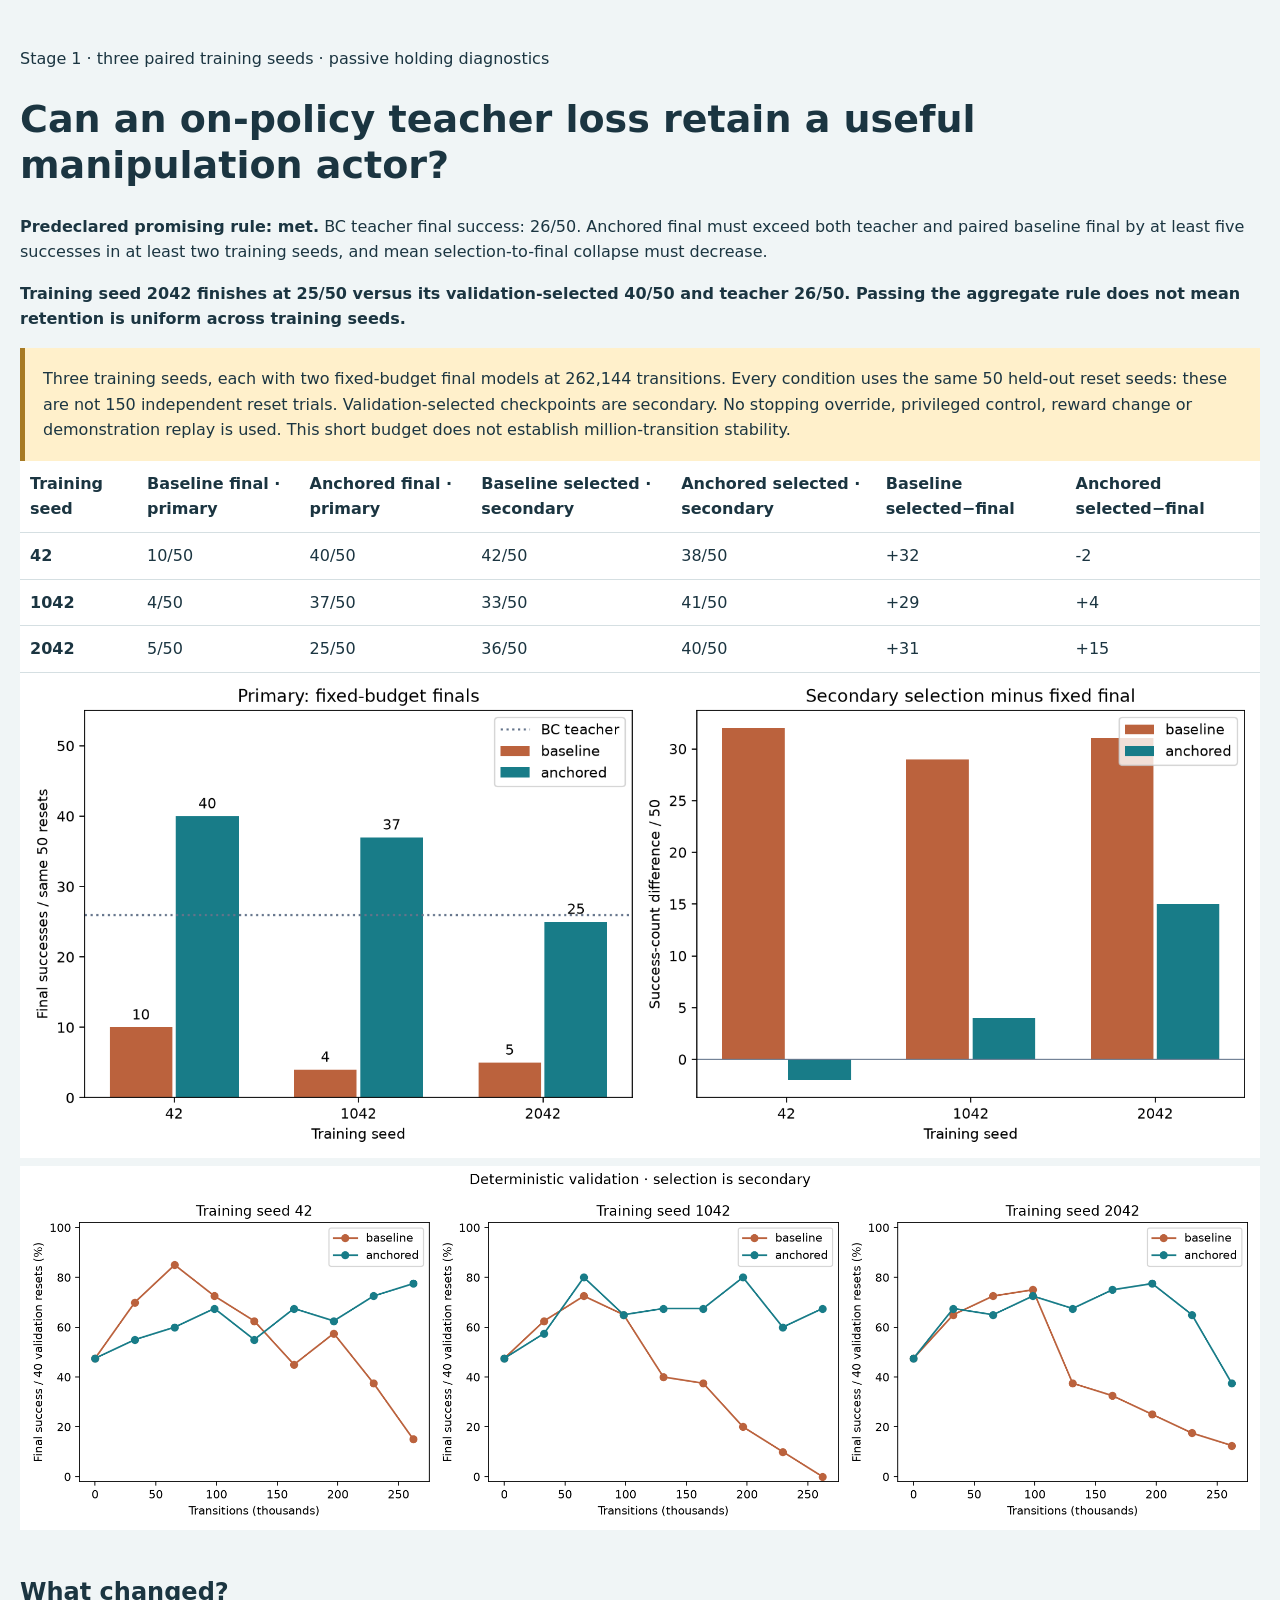
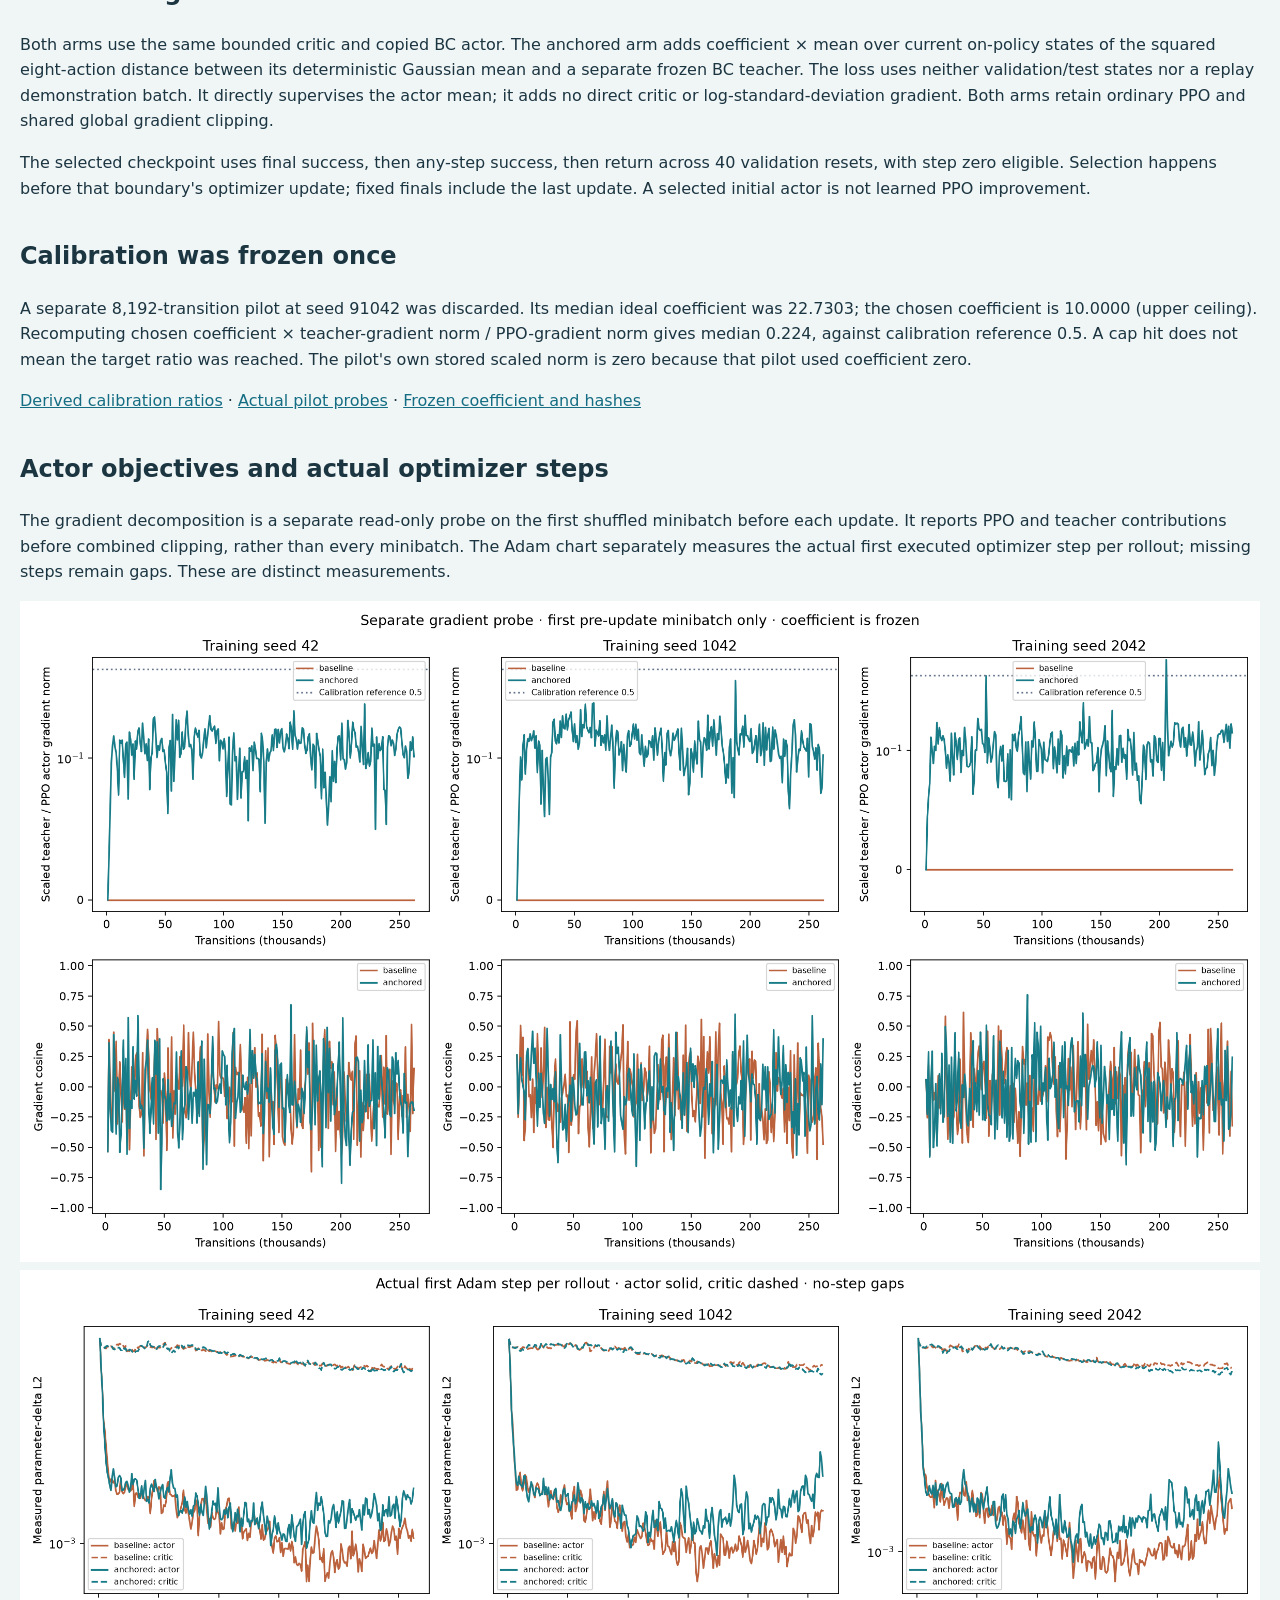
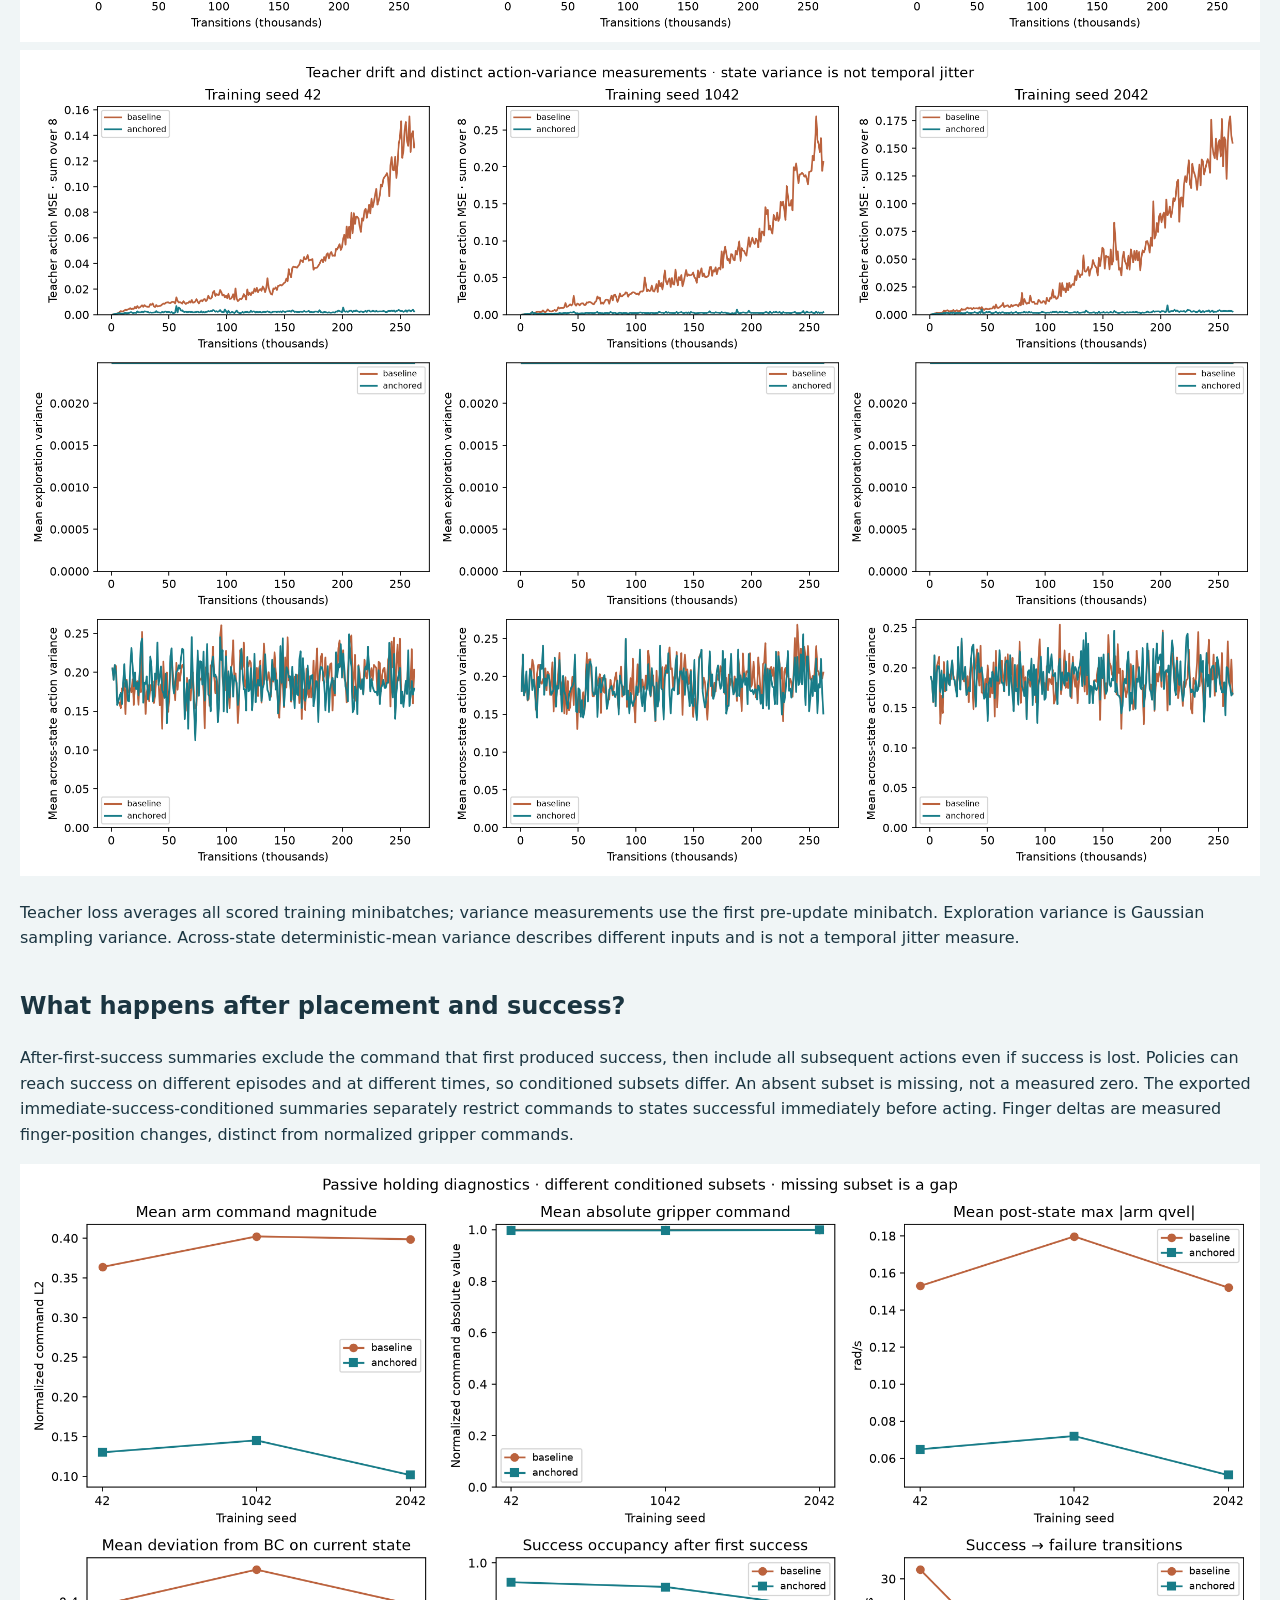
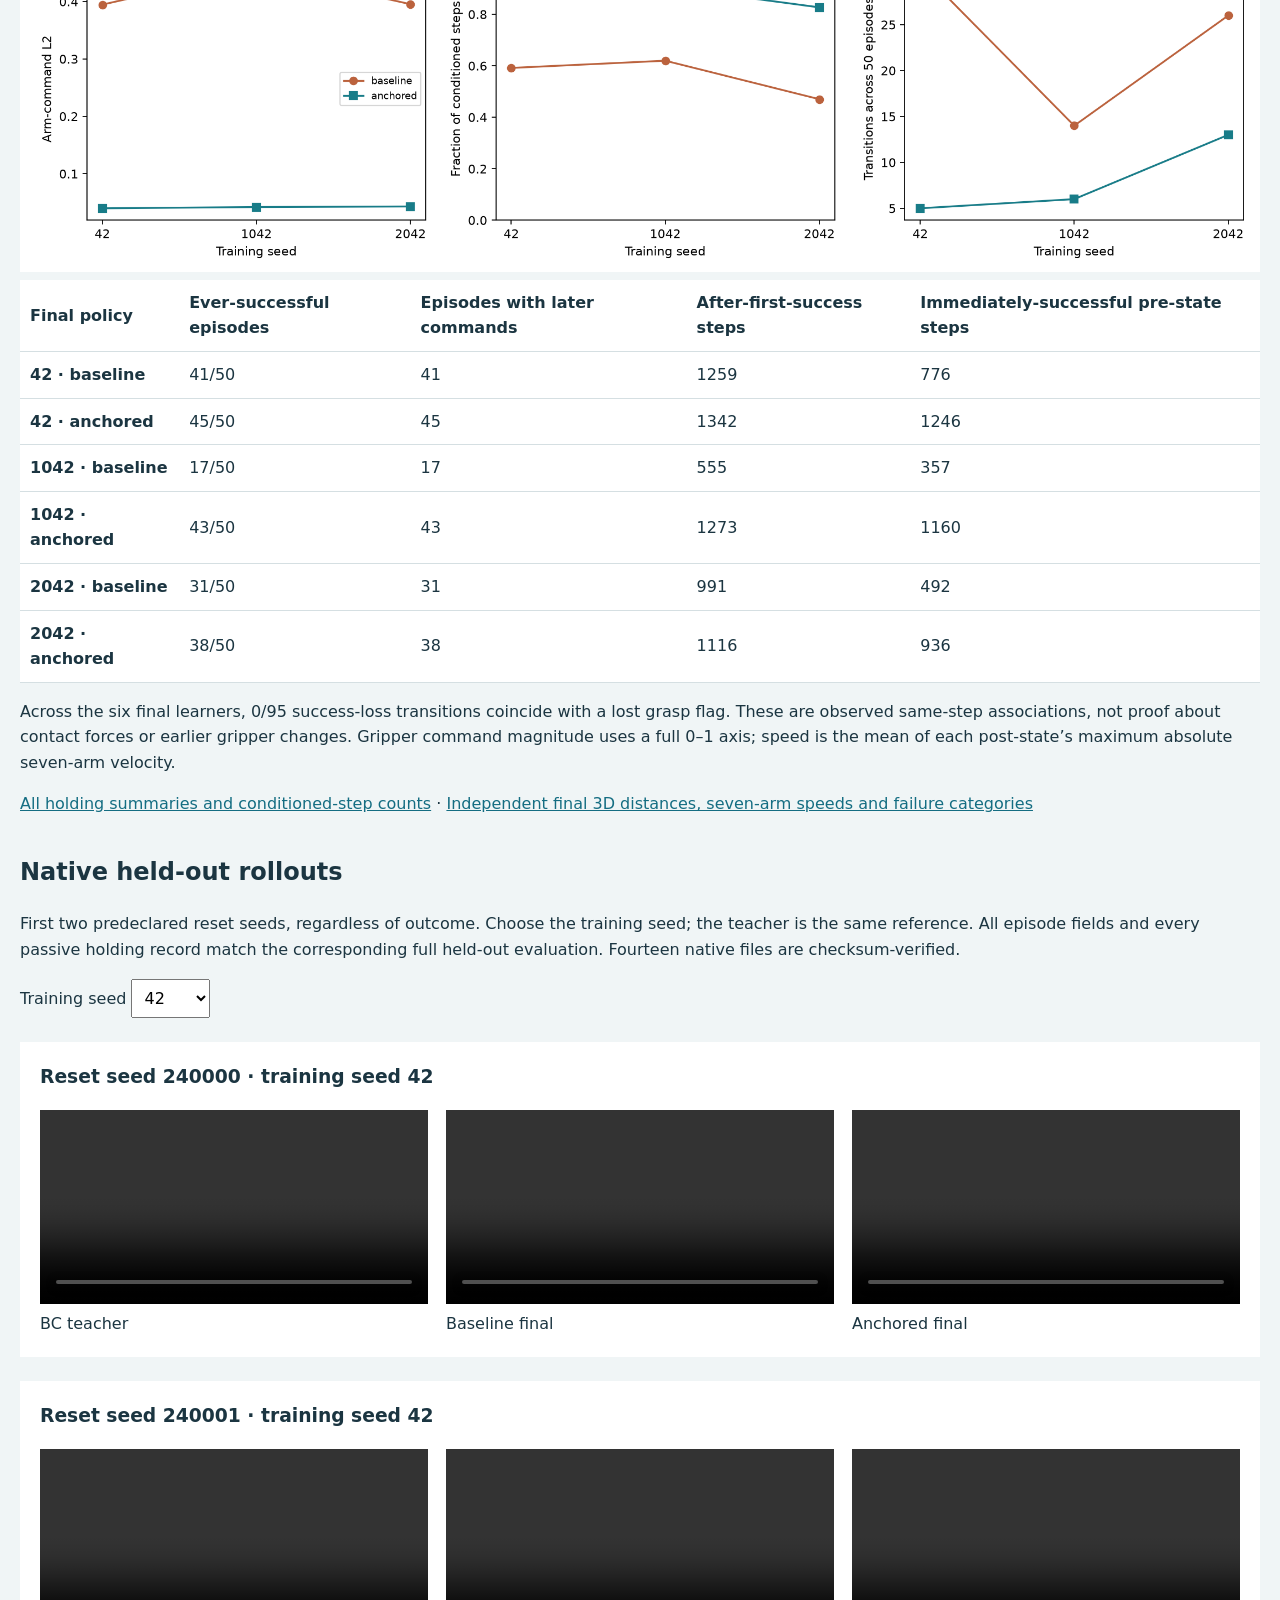
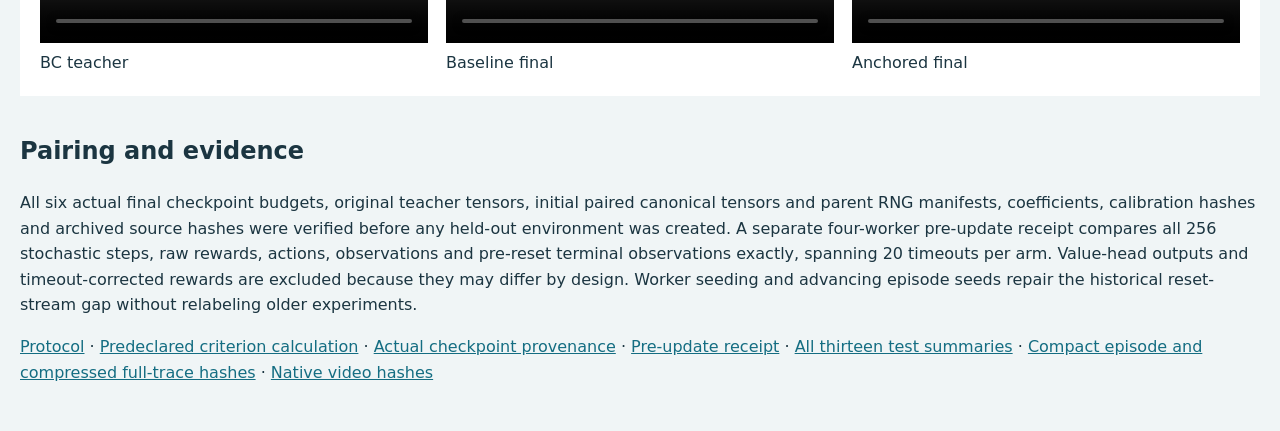
<file: learning/maniskill/evidence/actor_retention/index.html>
<!doctype html><html lang="en"><meta charset="utf-8"><meta name="viewport" content="width=device-width,initial-scale=1"><title>PickCube actor retention</title><style>
body{font:16px/1.6 system-ui;margin:0;background:#f0f5f6;color:#1b3541}main{max-width:1280px;margin:auto;padding:30px 20px}h1{font-size:38px;line-height:1.2}h2{margin-top:36px}.notice{padding:18px;background:#fff0cb;border-left:5px solid #a77a24}table{border-collapse:collapse;width:100%;background:white}td,th{padding:10px;text-align:left;border-bottom:1px solid #d5dfe2}.scroll{overflow:auto}img,video{width:100%;background:white}.videos{display:grid;grid-template-columns:repeat(3,1fr);gap:18px;background:white;padding:20px;margin:24px 0}.videos h3{grid-column:1/-1;margin:0}figure{margin:0}select{font:inherit;padding:8px}a{color:#146d82}[hidden]{display:none!important}@media(max-width:750px){.videos{grid-template-columns:1fr}h1{font-size:29px}main{padding:15px}}
</style><main><p>Stage 1 · three paired training seeds · passive holding diagnostics</p><h1>Can an on-policy teacher loss retain a useful manipulation actor?</h1>
<p><strong>Predeclared promising rule: met.</strong> BC teacher final success: 26/50. Anchored final must exceed both teacher and paired baseline final by at least five successes in at least two training seeds, and mean selection-to-final collapse must decrease.</p>
<p><strong>Training seed 2042 finishes at 25/50 versus its validation-selected 40/50 and teacher 26/50. Passing the aggregate rule does not mean retention is uniform across training seeds.</strong></p>
<div class="notice">Three training seeds, each with two fixed-budget final models at 262,144 transitions. Every condition uses the same 50 held-out reset seeds: these are not 150 independent reset trials. Validation-selected checkpoints are secondary. No stopping override, privileged control, reward change or demonstration replay is used. This short budget does not establish million-transition stability.</div>
<div class="scroll"><table><tr><th>Training seed</th><th>Baseline final · primary</th><th>Anchored final · primary</th><th>Baseline selected · secondary</th><th>Anchored selected · secondary</th><th>Baseline selected−final</th><th>Anchored selected−final</th></tr><tr><th>42</th><td>10/50</td><td>40/50</td><td>42/50</td><td>38/50</td><td>+32</td><td>-2</td></tr><tr><th>1042</th><td>4/50</td><td>37/50</td><td>33/50</td><td>41/50</td><td>+29</td><td>+4</td></tr><tr><th>2042</th><td>5/50</td><td>25/50</td><td>36/50</td><td>40/50</td><td>+31</td><td>+15</td></tr></table></div><img src="outcomes.png" alt="Seed-level fixed final success and secondary selection-to-final changes"><img src="validation.png" alt="Forty-reset deterministic validation curves for each of three training seeds">
<h2>What changed?</h2><p>Both arms use the same bounded critic and copied BC actor. The anchored arm adds coefficient × mean over current on-policy states of the squared eight-action distance between its deterministic Gaussian mean and a separate frozen BC teacher. The loss uses neither validation/test states nor a replay demonstration batch. It directly supervises the actor mean; it adds no direct critic or log-standard-deviation gradient. Both arms retain ordinary PPO and shared global gradient clipping.</p>
<p>The selected checkpoint uses final success, then any-step success, then return across 40 validation resets, with step zero eligible. Selection happens before that boundary's optimizer update; fixed finals include the last update. A selected initial actor is not learned PPO improvement.</p>
<h2>Calibration was frozen once</h2><p>A separate 8,192-transition pilot at seed 91042 was discarded. Its median ideal coefficient was 22.7303; the chosen coefficient is 10.0000 (upper ceiling). Recomputing chosen coefficient × teacher-gradient norm / PPO-gradient norm gives median 0.224, against calibration reference 0.5. A cap hit does not mean the target ratio was reached. The pilot's own stored scaled norm is zero because that pilot used coefficient zero.</p><p><a href="calibration_analysis.json">Derived calibration ratios</a> · <a href="calibration.json">Actual pilot probes</a> · <a href="calibration_frozen.json">Frozen coefficient and hashes</a></p>
<h2>Actor objectives and actual optimizer steps</h2><p>The gradient decomposition is a separate read-only probe on the first shuffled minibatch before each update. It reports PPO and teacher contributions before combined clipping, rather than every minibatch. The Adam chart separately measures the actual first executed optimizer step per rollout; missing steps remain gaps. These are distinct measurements.</p><img src="objective.png" alt="First-minibatch scaled teacher-to-PPO gradient ratios and gradient cosine"><img src="adam.png" alt="Measured first actual Adam actor and critic parameter changes"><img src="drift.png" alt="Teacher action loss, exploration variance and separate across-state action variance"><p>Teacher loss averages all scored training minibatches; variance measurements use the first pre-update minibatch. Exploration variance is Gaussian sampling variance. Across-state deterministic-mean variance describes different inputs and is not a temporal jitter measure.</p>
<h2>What happens after placement and success?</h2><p>After-first-success summaries exclude the command that first produced success, then include all subsequent actions even if success is lost. Policies can reach success on different episodes and at different times, so conditioned subsets differ. An absent subset is missing, not a measured zero. The exported immediate-success-conditioned summaries separately restrict commands to states successful immediately before acting. Finger deltas are measured finger-position changes, distinct from normalized gripper commands.</p><img src="holding.png" alt="Conditional post-success action magnitudes, arm speeds, teacher deviation, success occupancy and loss transitions"><div class="scroll"><table><tr><th>Final policy</th><th>Ever-successful episodes</th><th>Episodes with later commands</th><th>After-first-success steps</th><th>Immediately-successful pre-state steps</th></tr><tr><th>42 · baseline</th><td>41/50</td><td>41</td><td>1259</td><td>776</td></tr><tr><th>42 · anchored</th><td>45/50</td><td>45</td><td>1342</td><td>1246</td></tr><tr><th>1042 · baseline</th><td>17/50</td><td>17</td><td>555</td><td>357</td></tr><tr><th>1042 · anchored</th><td>43/50</td><td>43</td><td>1273</td><td>1160</td></tr><tr><th>2042 · baseline</th><td>31/50</td><td>31</td><td>991</td><td>492</td></tr><tr><th>2042 · anchored</th><td>38/50</td><td>38</td><td>1116</td><td>936</td></tr></table></div><p>Across the six final learners, 0/95 success-loss transitions coincide with a lost grasp flag. These are observed same-step associations, not proof about contact forces or earlier gripper changes. Gripper command magnitude uses a full 0–1 axis; speed is the mean of each post-state’s maximum absolute seven-arm velocity.</p><p><a href="holding.json">All holding summaries and conditioned-step counts</a> · <a href="geometry.json">Independent final 3D distances, seven-arm speeds and failure categories</a></p>
<h2>Native held-out rollouts</h2><p>First two predeclared reset seeds, regardless of outcome. Choose the training seed; the teacher is the same reference. All episode fields and every passive holding record match the corresponding full held-out evaluation. Fourteen native files are checksum-verified.</p><label for="training-seed">Training seed </label><select id="training-seed"><option value="42">42</option><option value="1042">1042</option><option value="2042">2042</option></select><section class="seed-videos" data-training-seed="42" ><div class="videos"><h3>Reset seed 240000 · training seed 42</h3><figure><video controls preload="metadata" src="video_teacher_seed240000.mp4"></video><figcaption>BC teacher</figcaption></figure><figure><video controls preload="metadata" src="seed42/video_baseline_final_seed240000.mp4"></video><figcaption>Baseline final</figcaption></figure><figure><video controls preload="metadata" src="seed42/video_anchored_final_seed240000.mp4"></video><figcaption>Anchored final</figcaption></figure></div><div class="videos"><h3>Reset seed 240001 · training seed 42</h3><figure><video controls preload="metadata" src="video_teacher_seed240001.mp4"></video><figcaption>BC teacher</figcaption></figure><figure><video controls preload="metadata" src="seed42/video_baseline_final_seed240001.mp4"></video><figcaption>Baseline final</figcaption></figure><figure><video controls preload="metadata" src="seed42/video_anchored_final_seed240001.mp4"></video><figcaption>Anchored final</figcaption></figure></div></section><section class="seed-videos" data-training-seed="1042" hidden><div class="videos"><h3>Reset seed 240000 · training seed 1042</h3><figure><video controls preload="metadata" src="video_teacher_seed240000.mp4"></video><figcaption>BC teacher</figcaption></figure><figure><video controls preload="metadata" src="seed1042/video_baseline_final_seed240000.mp4"></video><figcaption>Baseline final</figcaption></figure><figure><video controls preload="metadata" src="seed1042/video_anchored_final_seed240000.mp4"></video><figcaption>Anchored final</figcaption></figure></div><div class="videos"><h3>Reset seed 240001 · training seed 1042</h3><figure><video controls preload="metadata" src="video_teacher_seed240001.mp4"></video><figcaption>BC teacher</figcaption></figure><figure><video controls preload="metadata" src="seed1042/video_baseline_final_seed240001.mp4"></video><figcaption>Baseline final</figcaption></figure><figure><video controls preload="metadata" src="seed1042/video_anchored_final_seed240001.mp4"></video><figcaption>Anchored final</figcaption></figure></div></section><section class="seed-videos" data-training-seed="2042" hidden><div class="videos"><h3>Reset seed 240000 · training seed 2042</h3><figure><video controls preload="metadata" src="video_teacher_seed240000.mp4"></video><figcaption>BC teacher</figcaption></figure><figure><video controls preload="metadata" src="seed2042/video_baseline_final_seed240000.mp4"></video><figcaption>Baseline final</figcaption></figure><figure><video controls preload="metadata" src="seed2042/video_anchored_final_seed240000.mp4"></video><figcaption>Anchored final</figcaption></figure></div><div class="videos"><h3>Reset seed 240001 · training seed 2042</h3><figure><video controls preload="metadata" src="video_teacher_seed240001.mp4"></video><figcaption>BC teacher</figcaption></figure><figure><video controls preload="metadata" src="seed2042/video_baseline_final_seed240001.mp4"></video><figcaption>Baseline final</figcaption></figure><figure><video controls preload="metadata" src="seed2042/video_anchored_final_seed240001.mp4"></video><figcaption>Anchored final</figcaption></figure></div></section>
<h2>Pairing and evidence</h2><p>All six actual final checkpoint budgets, original teacher tensors, initial paired canonical tensors and parent RNG manifests, coefficients, calibration hashes and archived source hashes were verified before any held-out environment was created. A separate four-worker pre-update receipt compares all 256 stochastic steps, raw rewards, actions, observations and pre-reset terminal observations exactly, spanning 20 timeouts per arm. Value-head outputs and timeout-corrected rewards are excluded because they may differ by design. Worker seeding and advancing episode seeds repair the historical reset-stream gap without relabeling older experiments.</p>
<p><a href="protocol.json">Protocol</a> · <a href="criterion.json">Predeclared criterion calculation</a> · <a href="provenance.json">Actual checkpoint provenance</a> · <a href="first_rollout/receipt.json">Pre-update receipt</a> · <a href="comparison.json">All thirteen test summaries</a> · <a href="trace_manifest.json">Compact episode and compressed full-trace hashes</a> · <a href="video_manifest.json">Native video hashes</a></p></main><script>document.getElementById('training-seed').addEventListener('change',event=>{document.querySelectorAll('.seed-videos').forEach(section=>{section.hidden=section.dataset.trainingSeed!==event.target.value;if(section.hidden)section.querySelectorAll('video').forEach(video=>video.pause())})})</script></html>
</file>
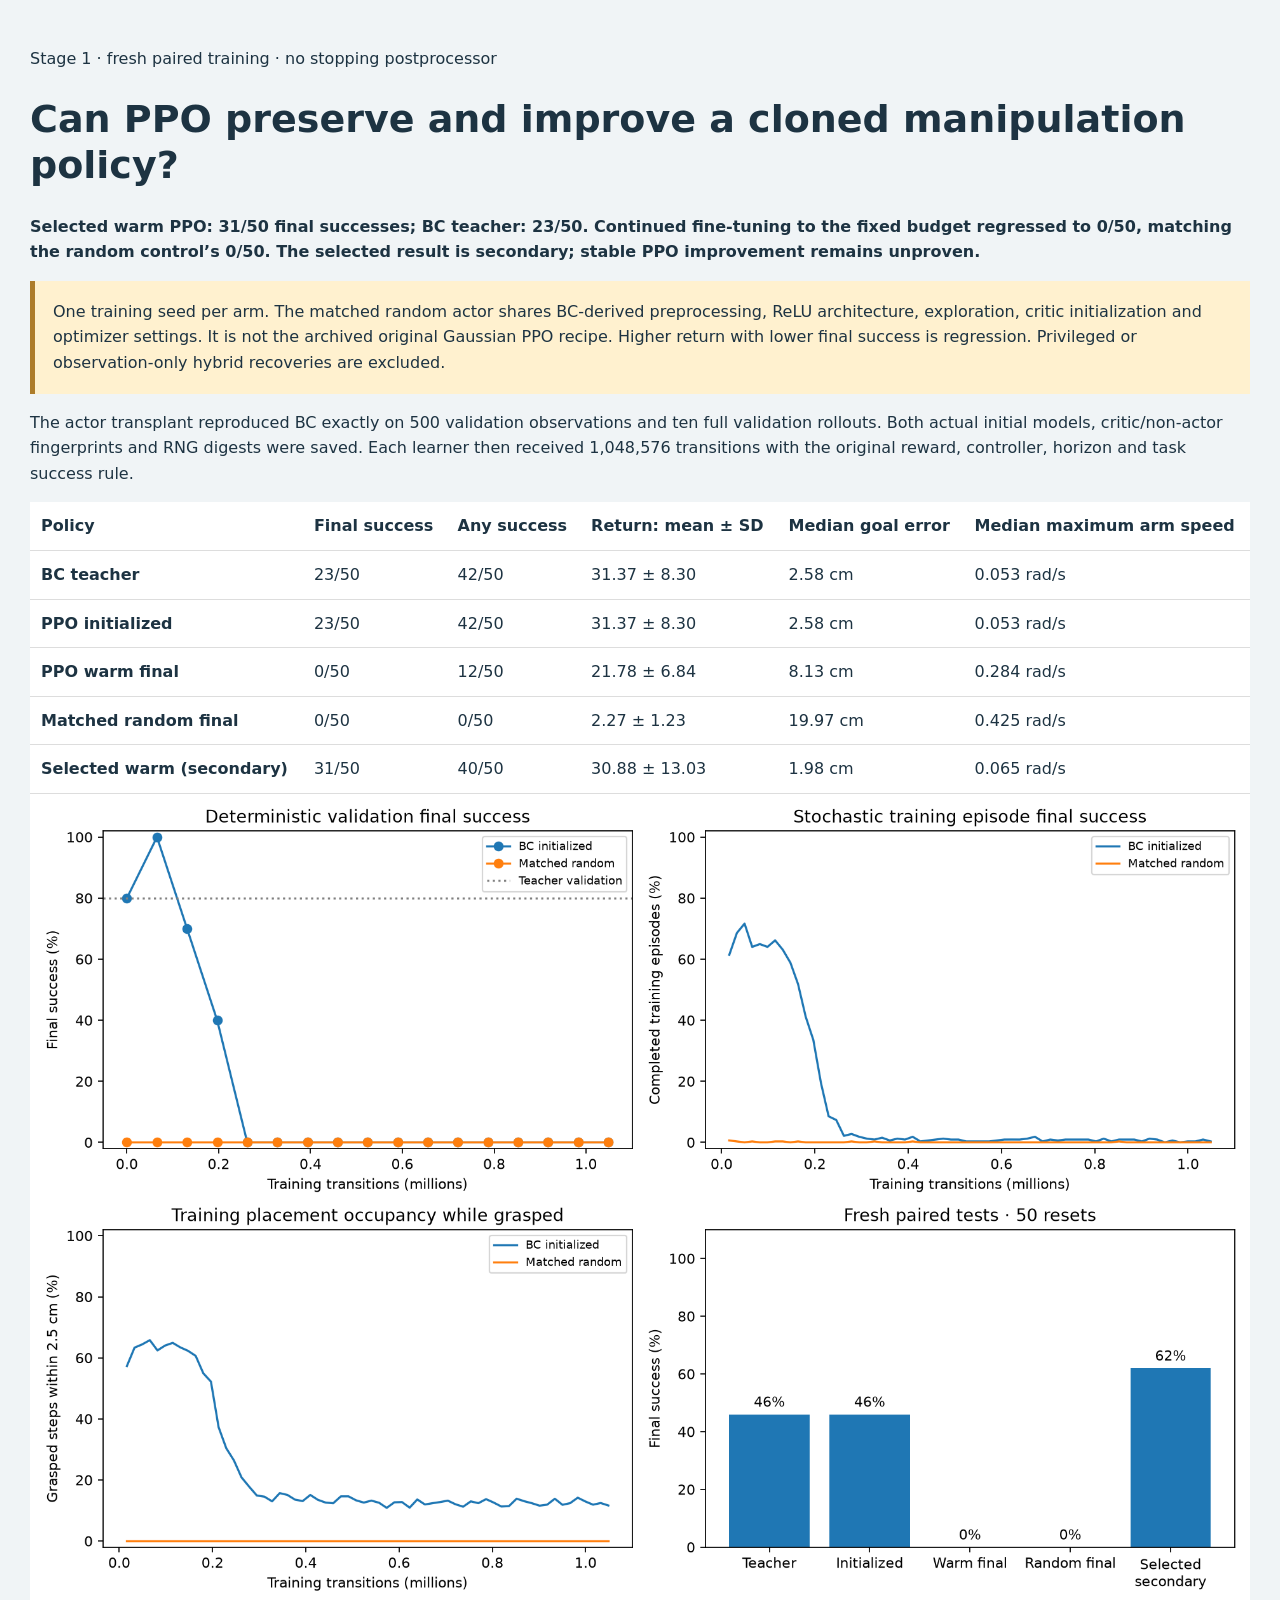
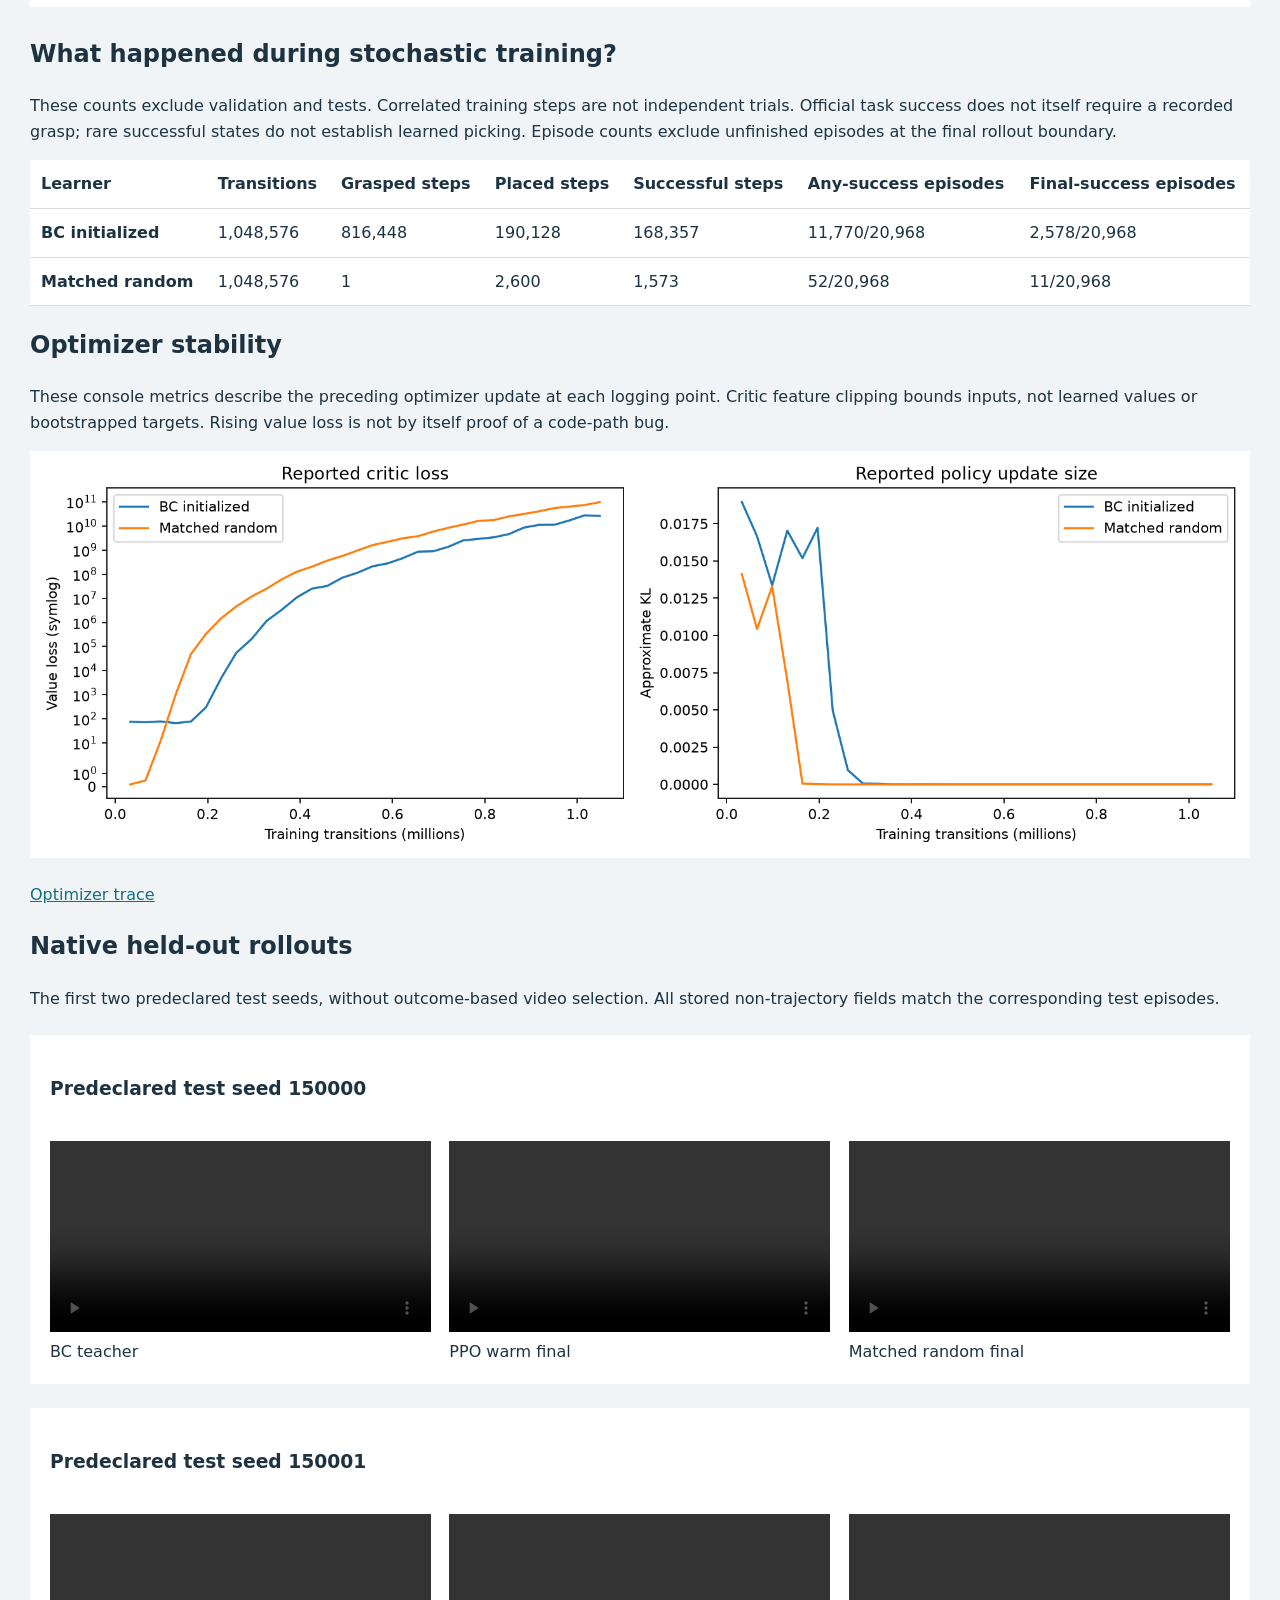
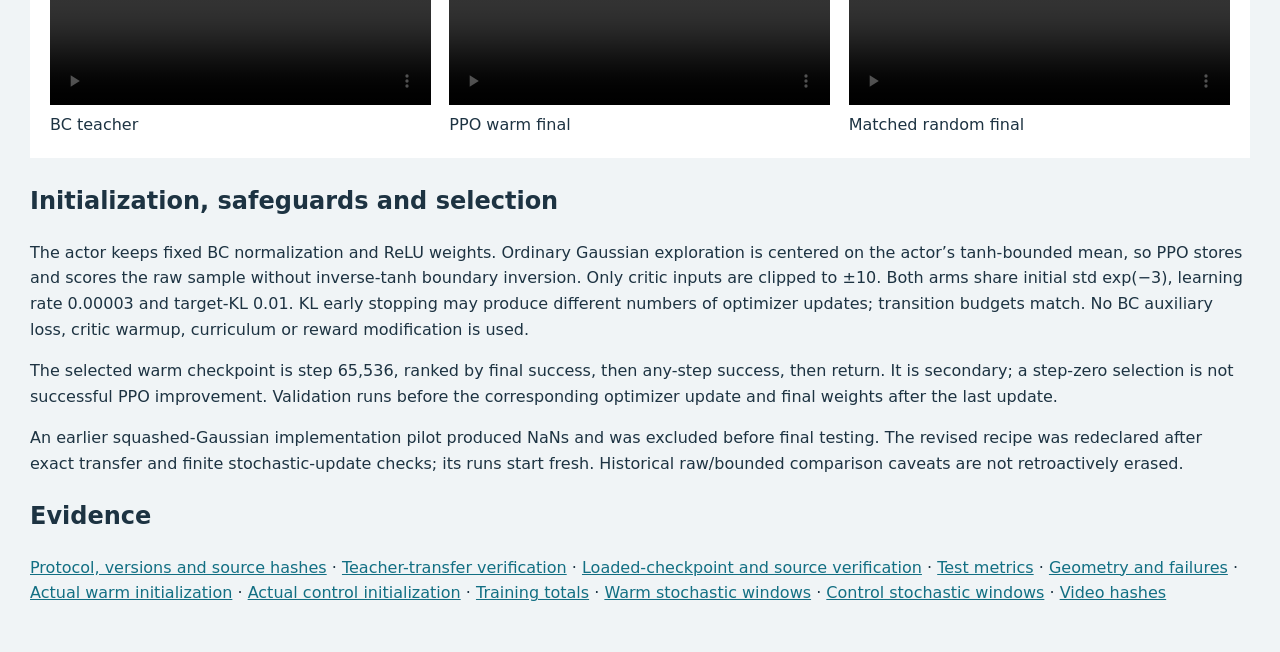
<file: learning/maniskill/evidence/bc_ppo_paired/index.html>
<!doctype html><html lang="en"><meta charset="utf-8"><meta name="viewport" content="width=device-width,initial-scale=1"><title>PickCube BC-initialized PPO</title><style>
body{font:16px/1.6 system-ui;margin:0;background:#f0f4f6;color:#1d3342}main{max-width:1220px;margin:auto;padding:30px 20px}h1{font-size:38px;line-height:1.2}.notice{background:#fff1cf;padding:18px;border-left:5px solid #ad7c2a}table{border-collapse:collapse;width:100%;background:white}td,th{padding:11px;text-align:left;border-bottom:1px solid #ddd}.scroll{overflow:auto}img,video{width:100%}.videos{display:grid;grid-template-columns:repeat(3,1fr);gap:18px;background:white;padding:20px;margin:24px 0}.videos h3{grid-column:1/-1}figure{margin:0}a{color:#126f83}@media(max-width:750px){.videos{grid-template-columns:1fr}main{padding:15px}h1{font-size:29px}}
</style><main><p>Stage 1 · fresh paired training · no stopping postprocessor</p><h1>Can PPO preserve and improve a cloned manipulation policy?</h1>
<p><strong>Selected warm PPO: 31/50 final successes; BC teacher: 23/50. Continued fine-tuning to the fixed budget regressed to 0/50, matching the random control’s 0/50. The selected result is secondary; stable PPO improvement remains unproven.</strong></p>
<div class="notice">One training seed per arm. The matched random actor shares BC-derived preprocessing, ReLU architecture, exploration, critic initialization and optimizer settings. It is not the archived original Gaussian PPO recipe. Higher return with lower final success is regression. Privileged or observation-only hybrid recoveries are excluded.</div>
<p>The actor transplant reproduced BC exactly on 500 validation observations and ten full validation rollouts. Both actual initial models, critic/non-actor fingerprints and RNG digests were saved. Each learner then received 1,048,576 transitions with the original reward, controller, horizon and task success rule.</p>
<div class="scroll"><table><tr><th>Policy</th><th>Final success</th><th>Any success</th><th>Return: mean ± SD</th><th>Median goal error</th><th>Median maximum arm speed</th></tr><tr><th>BC teacher</th><td>23/50</td><td>42/50</td><td>31.37 ± 8.30</td><td>2.58 cm</td><td>0.053 rad/s</td></tr><tr><th>PPO initialized</th><td>23/50</td><td>42/50</td><td>31.37 ± 8.30</td><td>2.58 cm</td><td>0.053 rad/s</td></tr><tr><th>PPO warm final</th><td>0/50</td><td>12/50</td><td>21.78 ± 6.84</td><td>8.13 cm</td><td>0.284 rad/s</td></tr><tr><th>Matched random final</th><td>0/50</td><td>0/50</td><td>2.27 ± 1.23</td><td>19.97 cm</td><td>0.425 rad/s</td></tr><tr><th>Selected warm (secondary)</th><td>31/50</td><td>40/50</td><td>30.88 ± 13.03</td><td>1.98 cm</td><td>0.065 rad/s</td></tr></table></div><img src="learning.png" alt="Deterministic validation, stochastic training success and placement occupancy, and fresh test success">
<h2>What happened during stochastic training?</h2><p>These counts exclude validation and tests. Correlated training steps are not independent trials. Official task success does not itself require a recorded grasp; rare successful states do not establish learned picking. Episode counts exclude unfinished episodes at the final rollout boundary.</p><div class="scroll"><table><tr><th>Learner</th><th>Transitions</th><th>Grasped steps</th><th>Placed steps</th><th>Successful steps</th><th>Any-success episodes</th><th>Final-success episodes</th></tr><tr><th>BC initialized</th><td>1,048,576</td><td>816,448</td><td>190,128</td><td>168,357</td><td>11,770/20,968</td><td>2,578/20,968</td></tr><tr><th>Matched random</th><td>1,048,576</td><td>1</td><td>2,600</td><td>1,573</td><td>52/20,968</td><td>11/20,968</td></tr></table></div>
<h2>Optimizer stability</h2><p>These console metrics describe the preceding optimizer update at each logging point. Critic feature clipping bounds inputs, not learned values or bootstrapped targets. Rising value loss is not by itself proof of a code-path bug.</p><img src="optimizer.png" alt="Critic value loss and approximate policy KL over training"><p><a href="optimizer_trace.json">Optimizer trace</a></p>
<h2>Native held-out rollouts</h2><p>The first two predeclared test seeds, without outcome-based video selection. All stored non-trajectory fields match the corresponding test episodes.</p><section class="videos"><h3>Predeclared test seed 150000</h3><figure><video controls preload="metadata" src="video_teacher_seed150000.mp4"></video><figcaption>BC teacher</figcaption></figure><figure><video controls preload="metadata" src="video_warm_final_seed150000.mp4"></video><figcaption>PPO warm final</figcaption></figure><figure><video controls preload="metadata" src="video_control_final_seed150000.mp4"></video><figcaption>Matched random final</figcaption></figure></section><section class="videos"><h3>Predeclared test seed 150001</h3><figure><video controls preload="metadata" src="video_teacher_seed150001.mp4"></video><figcaption>BC teacher</figcaption></figure><figure><video controls preload="metadata" src="video_warm_final_seed150001.mp4"></video><figcaption>PPO warm final</figcaption></figure><figure><video controls preload="metadata" src="video_control_final_seed150001.mp4"></video><figcaption>Matched random final</figcaption></figure></section>
<h2>Initialization, safeguards and selection</h2><p>The actor keeps fixed BC normalization and ReLU weights. Ordinary Gaussian exploration is centered on the actor’s tanh-bounded mean, so PPO stores and scores the raw sample without inverse-tanh boundary inversion. Only critic inputs are clipped to ±10. Both arms share initial std exp(−3), learning rate 0.00003 and target-KL 0.01. KL early stopping may produce different numbers of optimizer updates; transition budgets match. No BC auxiliary loss, critic warmup, curriculum or reward modification is used.</p><p>The selected warm checkpoint is step 65,536, ranked by final success, then any-step success, then return. It is secondary; a step-zero selection is not successful PPO improvement. Validation runs before the corresponding optimizer update and final weights after the last update.</p>
<p>An earlier squashed-Gaussian implementation pilot produced NaNs and was excluded before final testing. The revised recipe was redeclared after exact transfer and finite stochastic-update checks; its runs start fresh. Historical raw/bounded comparison caveats are not retroactively erased.</p>
<h2>Evidence</h2><p><a href="protocol.json">Protocol, versions and source hashes</a> · <a href="preflight.json">Teacher-transfer verification</a> · <a href="provenance.json">Loaded-checkpoint and source verification</a> · <a href="comparison.json">Test metrics</a> · <a href="geometry.json">Geometry and failures</a> · <a href="warm_initialization.json">Actual warm initialization</a> · <a href="control_initialization.json">Actual control initialization</a> · <a href="training_totals.json">Training totals</a> · <a href="warm_training_metrics.json">Warm stochastic windows</a> · <a href="control_training_metrics.json">Control stochastic windows</a> · <a href="video_manifest.json">Video hashes</a></p></main></html>
</file>
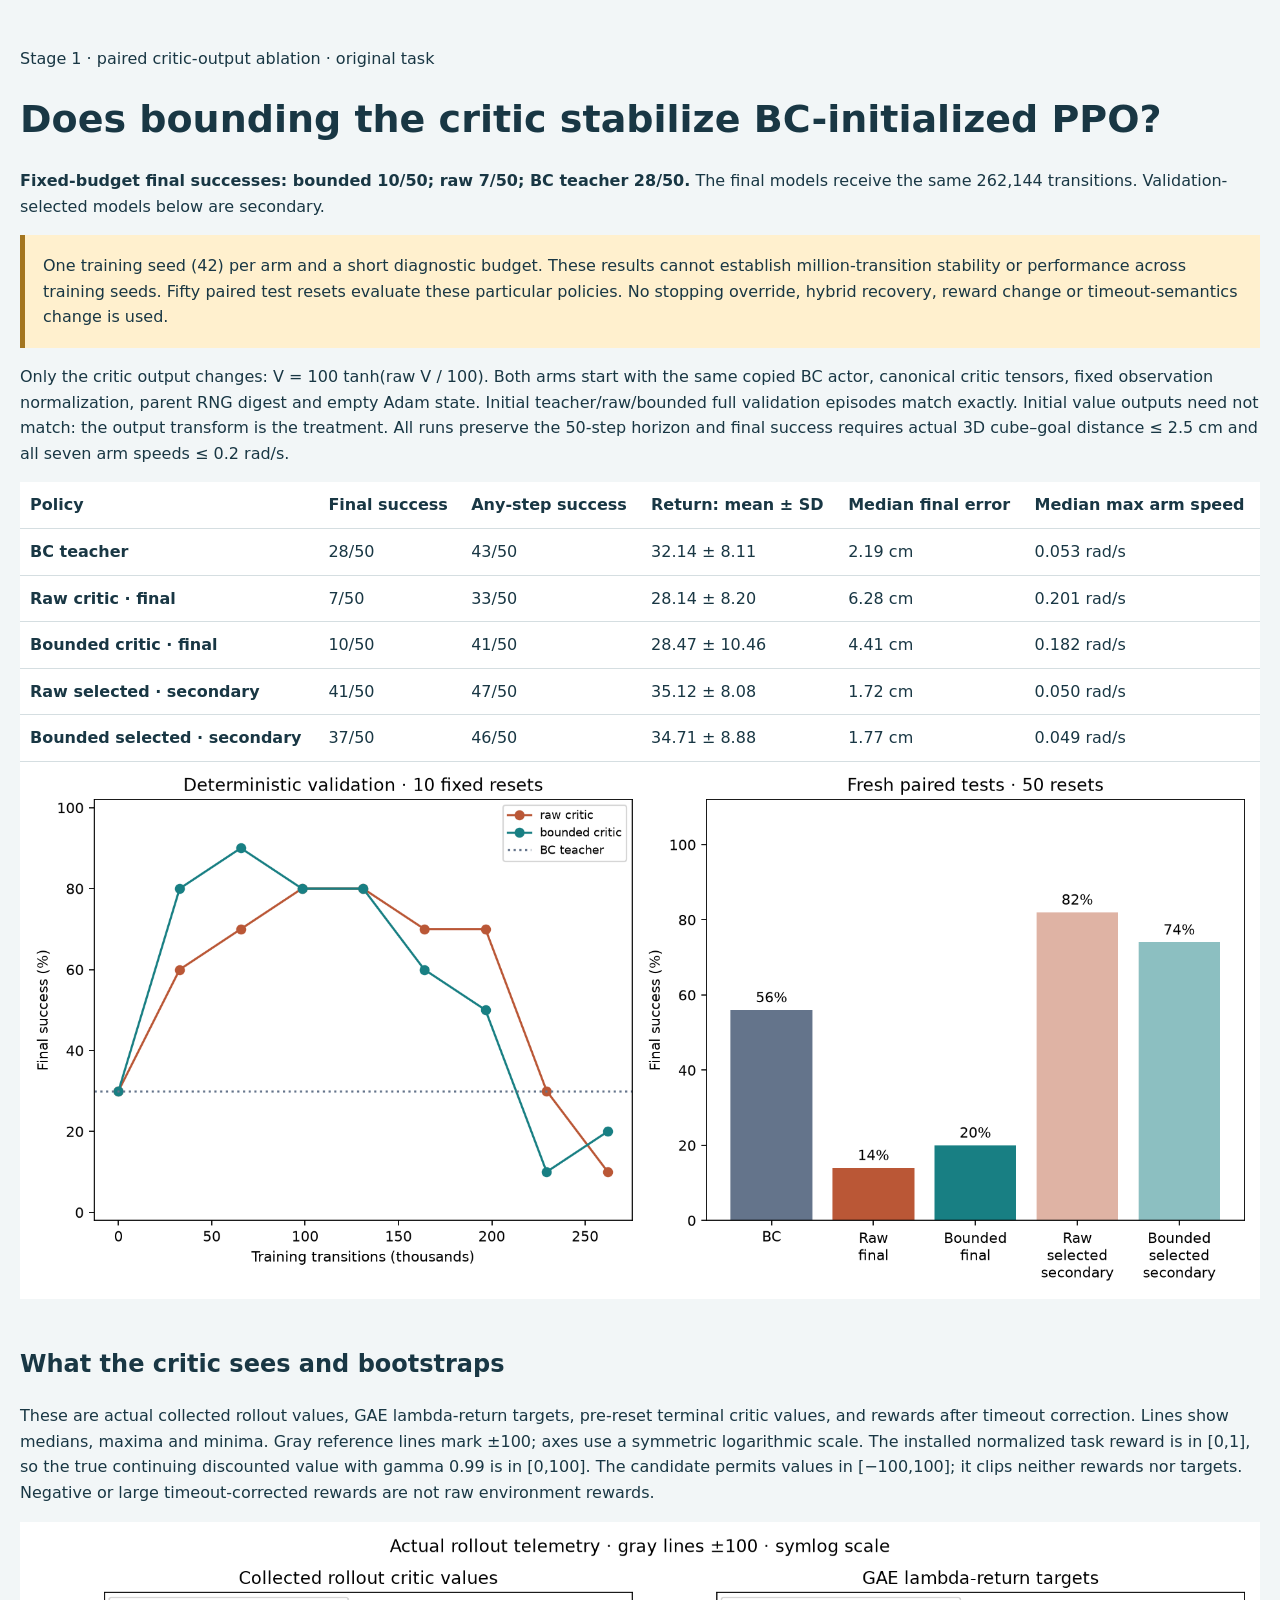
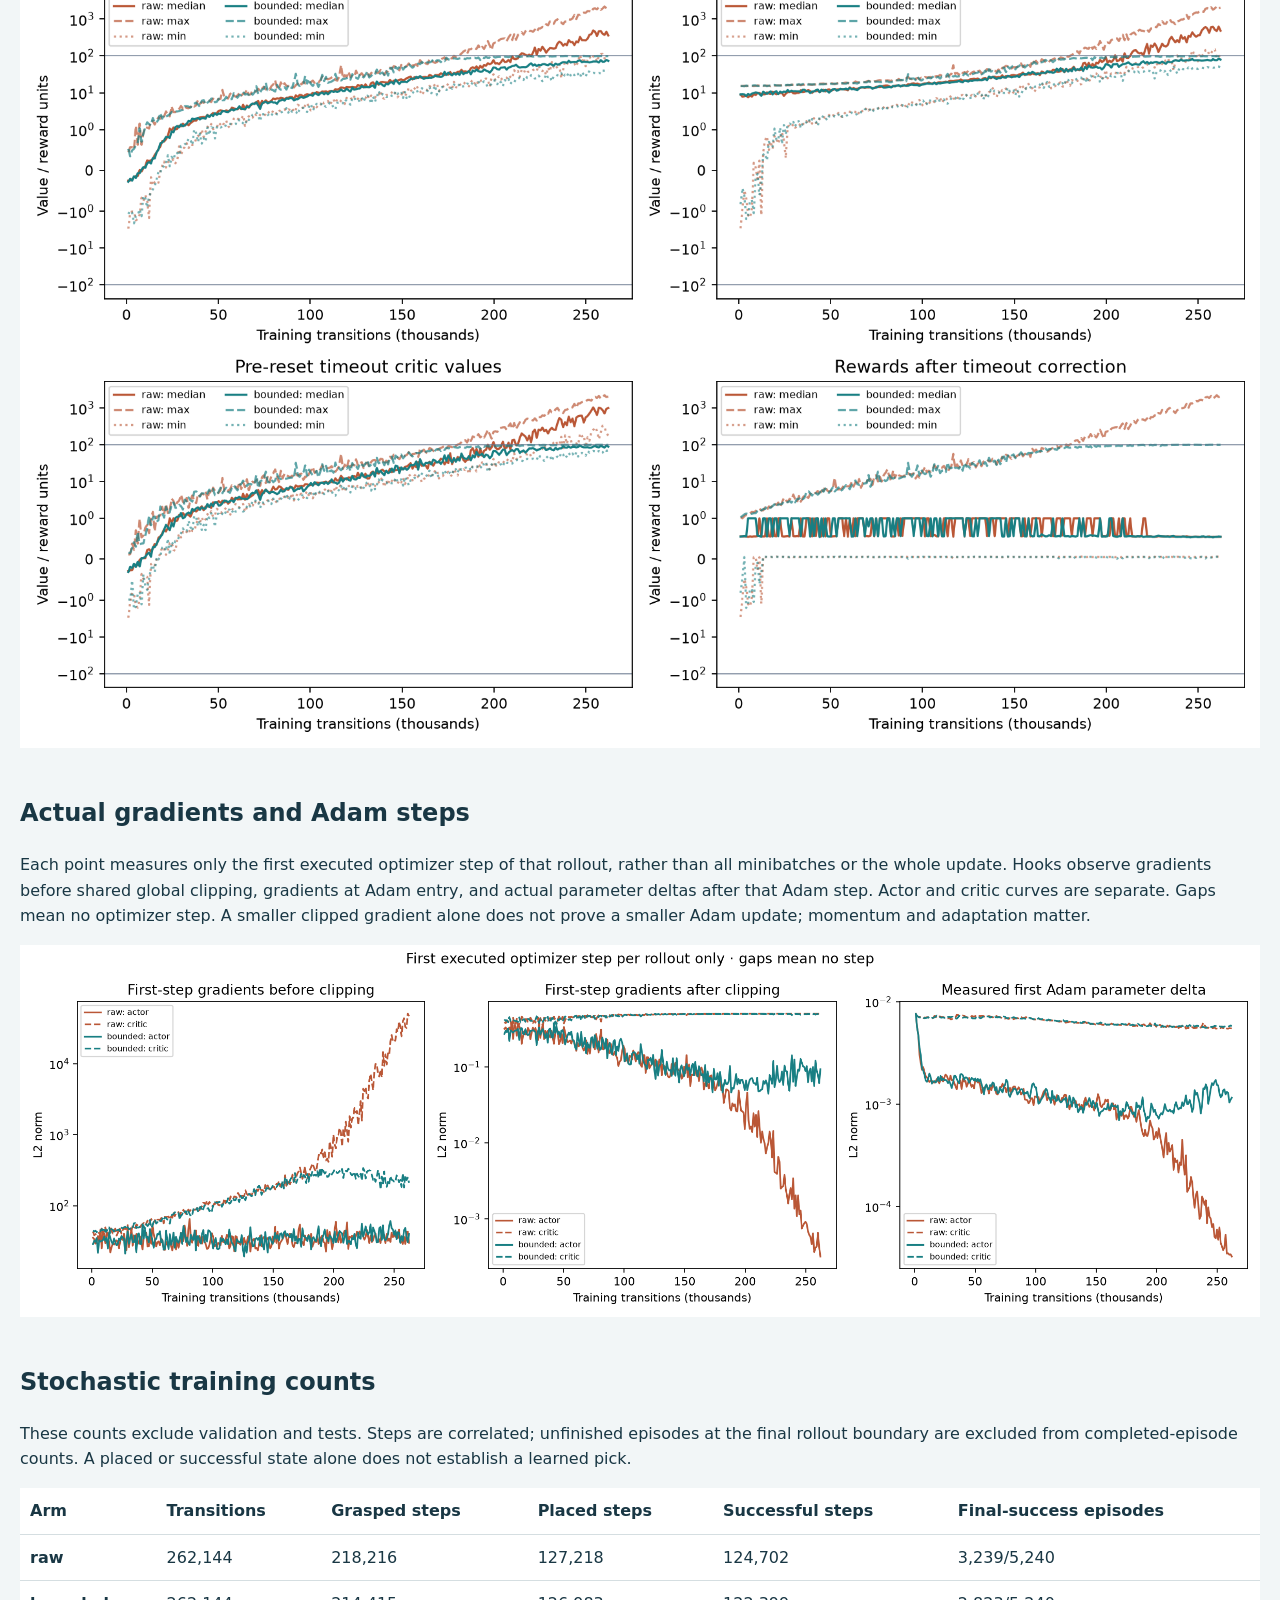
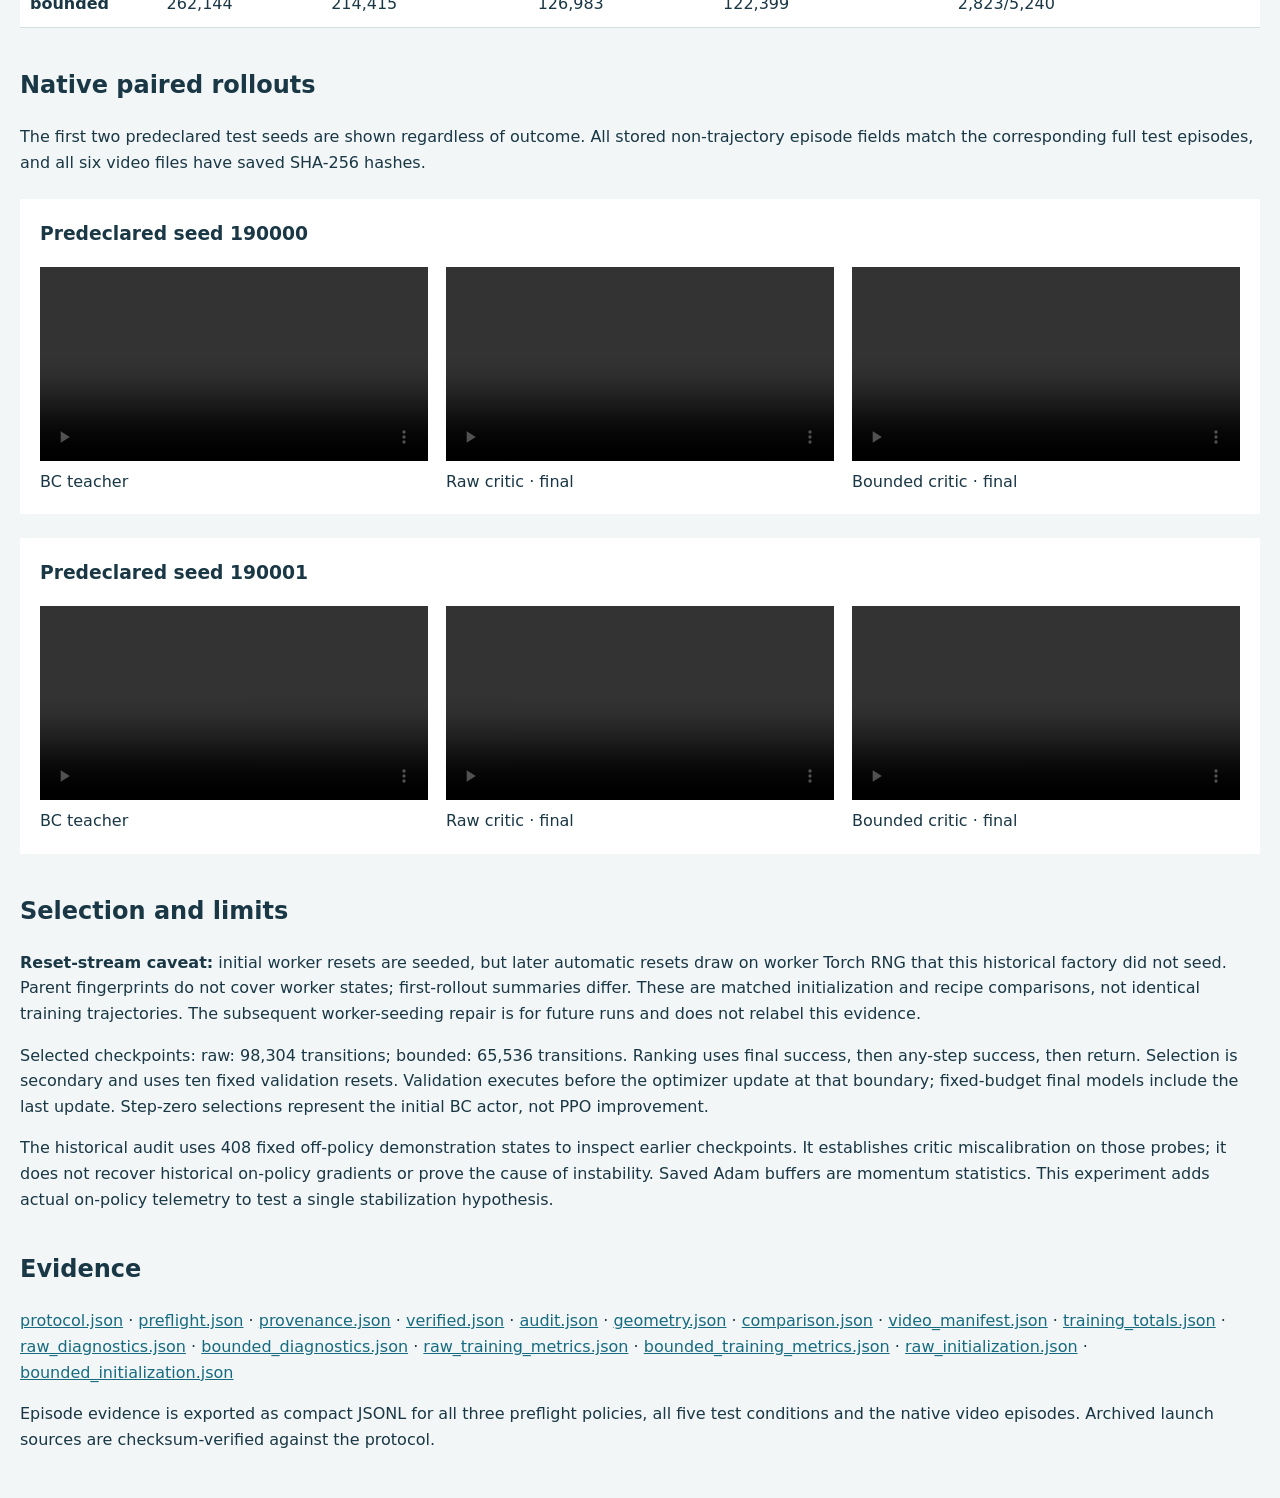
<file: learning/maniskill/evidence/critic_bound/index.html>
<!doctype html><html lang="en"><meta charset="utf-8"><meta name="viewport" content="width=device-width,initial-scale=1"><title>PickCube critic stability diagnostic</title><style>
body{font:16px/1.6 system-ui;margin:0;background:#f2f6f7;color:#193744}main{max-width:1240px;margin:auto;padding:30px 20px}h1{font-size:38px;line-height:1.2}h2{margin-top:38px}.notice{background:#fff0ce;border-left:5px solid #a3751f;padding:18px}table{border-collapse:collapse;background:white;width:100%}td,th{padding:10px;text-align:left;border-bottom:1px solid #d5dee1}.scroll{overflow:auto}img,video{width:100%;background:white}.videos{display:grid;grid-template-columns:repeat(3,1fr);gap:18px;padding:20px;background:white;margin:24px 0}.videos h3{grid-column:1/-1;margin:0}figure{margin:0}a{color:#176b80}@media(max-width:750px){.videos{grid-template-columns:1fr}h1{font-size:29px}main{padding:15px}}
</style><main><p>Stage 1 · paired critic-output ablation · original task</p><h1>Does bounding the critic stabilize BC-initialized PPO?</h1>
<p><strong>Fixed-budget final successes: bounded 10/50; raw 7/50; BC teacher 28/50.</strong> The final models receive the same 262,144 transitions. Validation-selected models below are secondary.</p>
<div class="notice">One training seed (42) per arm and a short diagnostic budget. These results cannot establish million-transition stability or performance across training seeds. Fifty paired test resets evaluate these particular policies. No stopping override, hybrid recovery, reward change or timeout-semantics change is used.</div>
<p>Only the critic output changes: V = 100 tanh(raw V / 100). Both arms start with the same copied BC actor, canonical critic tensors, fixed observation normalization, parent RNG digest and empty Adam state. Initial teacher/raw/bounded full validation episodes match exactly. Initial value outputs need not match: the output transform is the treatment. All runs preserve the 50-step horizon and final success requires actual 3D cube–goal distance ≤ 2.5 cm and all seven arm speeds ≤ 0.2 rad/s.</p>
<div class="scroll"><table><tr><th>Policy</th><th>Final success</th><th>Any-step success</th><th>Return: mean ± SD</th><th>Median final error</th><th>Median max arm speed</th></tr><tr><th>BC teacher</th><td>28/50</td><td>43/50</td><td>32.14 ± 8.11</td><td>2.19 cm</td><td>0.053 rad/s</td></tr><tr><th>Raw critic · final</th><td>7/50</td><td>33/50</td><td>28.14 ± 8.20</td><td>6.28 cm</td><td>0.201 rad/s</td></tr><tr><th>Bounded critic · final</th><td>10/50</td><td>41/50</td><td>28.47 ± 10.46</td><td>4.41 cm</td><td>0.182 rad/s</td></tr><tr><th>Raw selected · secondary</th><td>41/50</td><td>47/50</td><td>35.12 ± 8.08</td><td>1.72 cm</td><td>0.050 rad/s</td></tr><tr><th>Bounded selected · secondary</th><td>37/50</td><td>46/50</td><td>34.71 ± 8.88</td><td>1.77 cm</td><td>0.049 rad/s</td></tr></table></div><img src="outcomes.png" alt="Deterministic validation final success and five-condition paired test success">
<h2>What the critic sees and bootstraps</h2><p>These are actual collected rollout values, GAE lambda-return targets, pre-reset terminal critic values, and rewards after timeout correction. Lines show medians, maxima and minima. Gray reference lines mark ±100; axes use a symmetric logarithmic scale. The installed normalized task reward is in [0,1], so the true continuing discounted value with gamma 0.99 is in [0,100]. The candidate permits values in [−100,100]; it clips neither rewards nor targets. Negative or large timeout-corrected rewards are not raw environment rewards.</p><img src="bootstrap.png" alt="Actual rollout values, lambda returns, timeout values and bootstrap-adjusted rewards against ±100 reference">
<h2>Actual gradients and Adam steps</h2><p>Each point measures only the first executed optimizer step of that rollout, rather than all minibatches or the whole update. Hooks observe gradients before shared global clipping, gradients at Adam entry, and actual parameter deltas after that Adam step. Actor and critic curves are separate. Gaps mean no optimizer step. A smaller clipped gradient alone does not prove a smaller Adam update; momentum and adaptation matter.</p><img src="gradients.png" alt="Measured first-step actor and critic gradients before and after clipping and actual Adam parameter deltas">
<h2>Stochastic training counts</h2><p>These counts exclude validation and tests. Steps are correlated; unfinished episodes at the final rollout boundary are excluded from completed-episode counts. A placed or successful state alone does not establish a learned pick.</p><div class="scroll"><table><tr><th>Arm</th><th>Transitions</th><th>Grasped steps</th><th>Placed steps</th><th>Successful steps</th><th>Final-success episodes</th></tr><tr><th>raw</th><td>262,144</td><td>218,216</td><td>127,218</td><td>124,702</td><td>3,239/5,240</td></tr><tr><th>bounded</th><td>262,144</td><td>214,415</td><td>126,983</td><td>122,399</td><td>2,823/5,240</td></tr></table></div>
<h2>Native paired rollouts</h2><p>The first two predeclared test seeds are shown regardless of outcome. All stored non-trajectory episode fields match the corresponding full test episodes, and all six video files have saved SHA-256 hashes.</p><section class="videos"><h3>Predeclared seed 190000</h3><figure><video controls preload="metadata" src="video_teacher_seed190000.mp4"></video><figcaption>BC teacher</figcaption></figure><figure><video controls preload="metadata" src="video_raw_final_seed190000.mp4"></video><figcaption>Raw critic · final</figcaption></figure><figure><video controls preload="metadata" src="video_bounded_final_seed190000.mp4"></video><figcaption>Bounded critic · final</figcaption></figure></section><section class="videos"><h3>Predeclared seed 190001</h3><figure><video controls preload="metadata" src="video_teacher_seed190001.mp4"></video><figcaption>BC teacher</figcaption></figure><figure><video controls preload="metadata" src="video_raw_final_seed190001.mp4"></video><figcaption>Raw critic · final</figcaption></figure><figure><video controls preload="metadata" src="video_bounded_final_seed190001.mp4"></video><figcaption>Bounded critic · final</figcaption></figure></section>
<h2>Selection and limits</h2><p><strong>Reset-stream caveat:</strong> initial worker resets are seeded, but later automatic resets draw on worker Torch RNG that this historical factory did not seed. Parent fingerprints do not cover worker states; first-rollout summaries differ. These are matched initialization and recipe comparisons, not identical training trajectories. The subsequent worker-seeding repair is for future runs and does not relabel this evidence.</p><p>Selected checkpoints: raw: 98,304 transitions; bounded: 65,536 transitions. Ranking uses final success, then any-step success, then return. Selection is secondary and uses ten fixed validation resets. Validation executes before the optimizer update at that boundary; fixed-budget final models include the last update. Step-zero selections represent the initial BC actor, not PPO improvement.</p>
<p>The historical audit uses 408 fixed off-policy demonstration states to inspect earlier checkpoints. It establishes critic miscalibration on those probes; it does not recover historical on-policy gradients or prove the cause of instability. Saved Adam buffers are momentum statistics. This experiment adds actual on-policy telemetry to test a single stabilization hypothesis.</p>
<h2>Evidence</h2><p><a href="protocol.json">protocol.json</a> · <a href="preflight.json">preflight.json</a> · <a href="provenance.json">provenance.json</a> · <a href="verified.json">verified.json</a> · <a href="audit.json">audit.json</a> · <a href="geometry.json">geometry.json</a> · <a href="comparison.json">comparison.json</a> · <a href="video_manifest.json">video_manifest.json</a> · <a href="training_totals.json">training_totals.json</a> · <a href="raw_diagnostics.json">raw_diagnostics.json</a> · <a href="bounded_diagnostics.json">bounded_diagnostics.json</a> · <a href="raw_training_metrics.json">raw_training_metrics.json</a> · <a href="bounded_training_metrics.json">bounded_training_metrics.json</a> · <a href="raw_initialization.json">raw_initialization.json</a> · <a href="bounded_initialization.json">bounded_initialization.json</a></p><p>Episode evidence is exported as compact JSONL for all three preflight policies, all five test conditions and the native video episodes. Archived launch sources are checksum-verified against the protocol.</p></main></html>
</file>
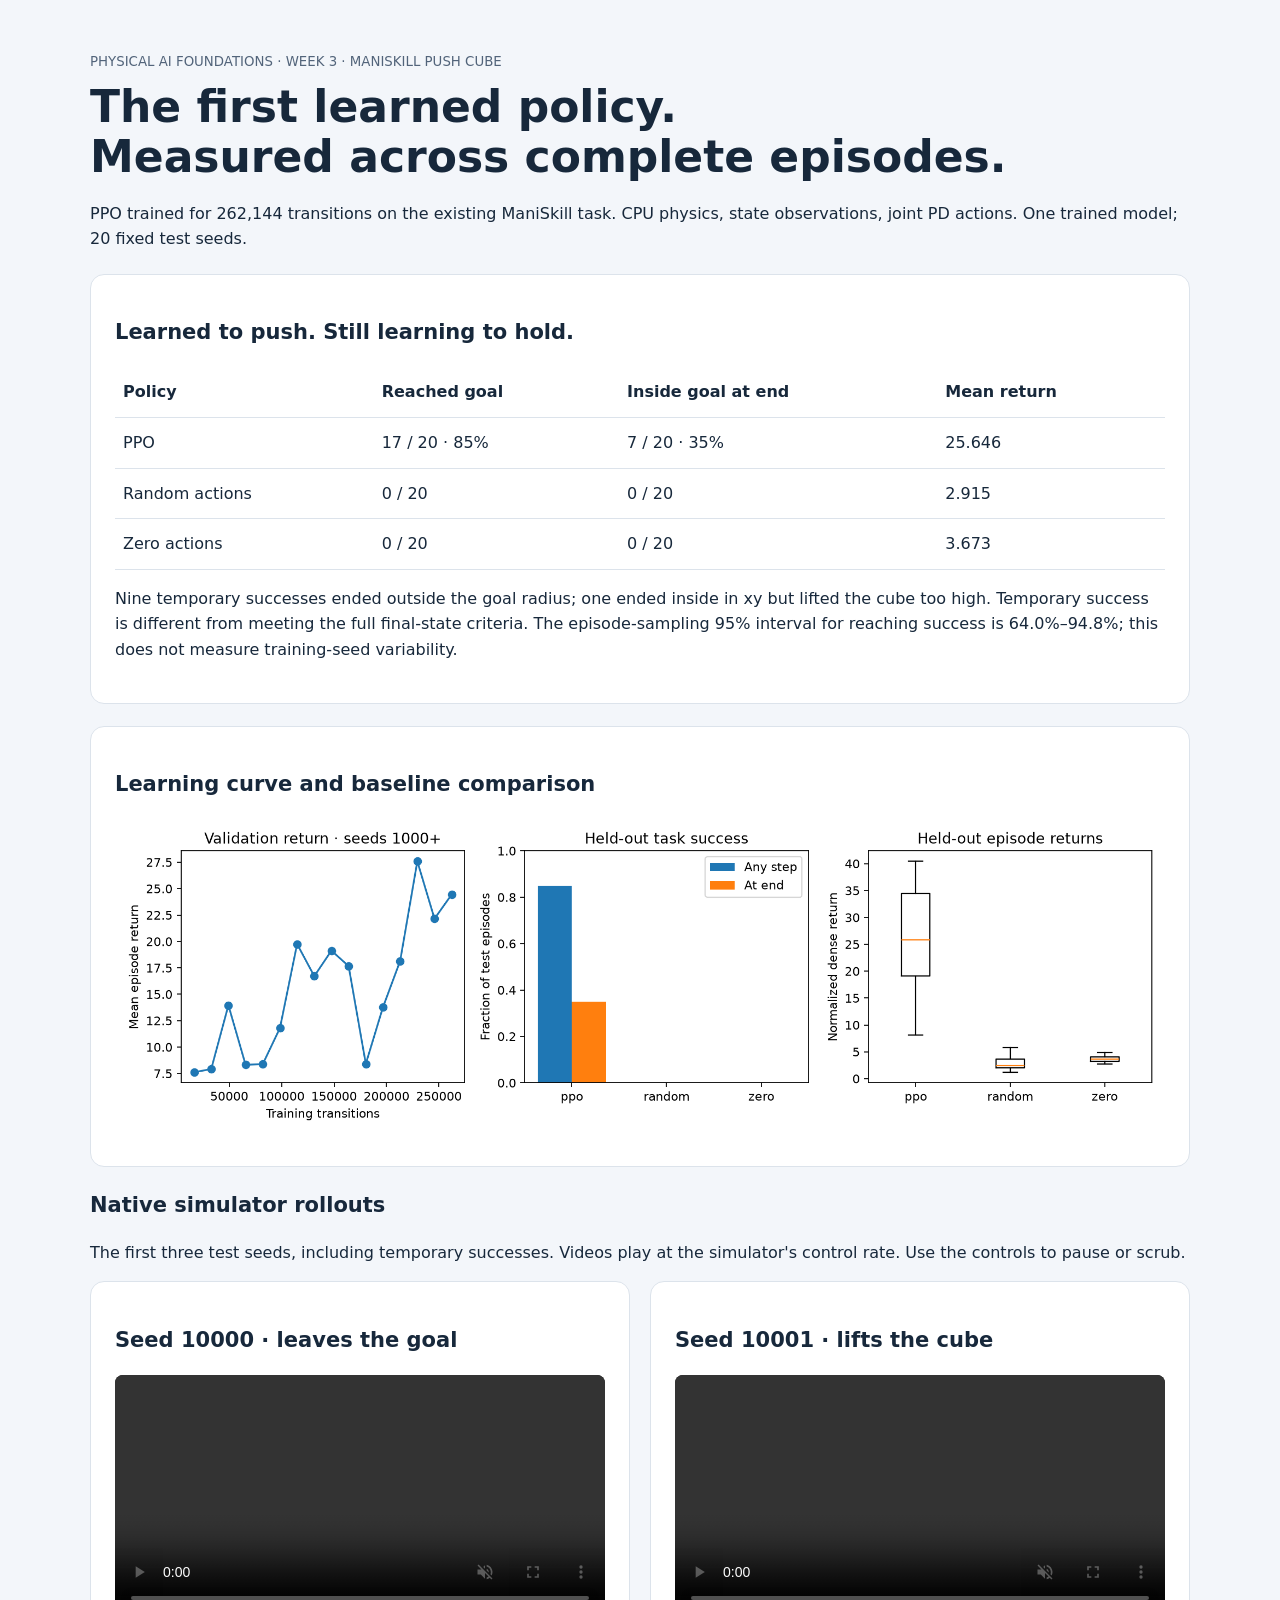
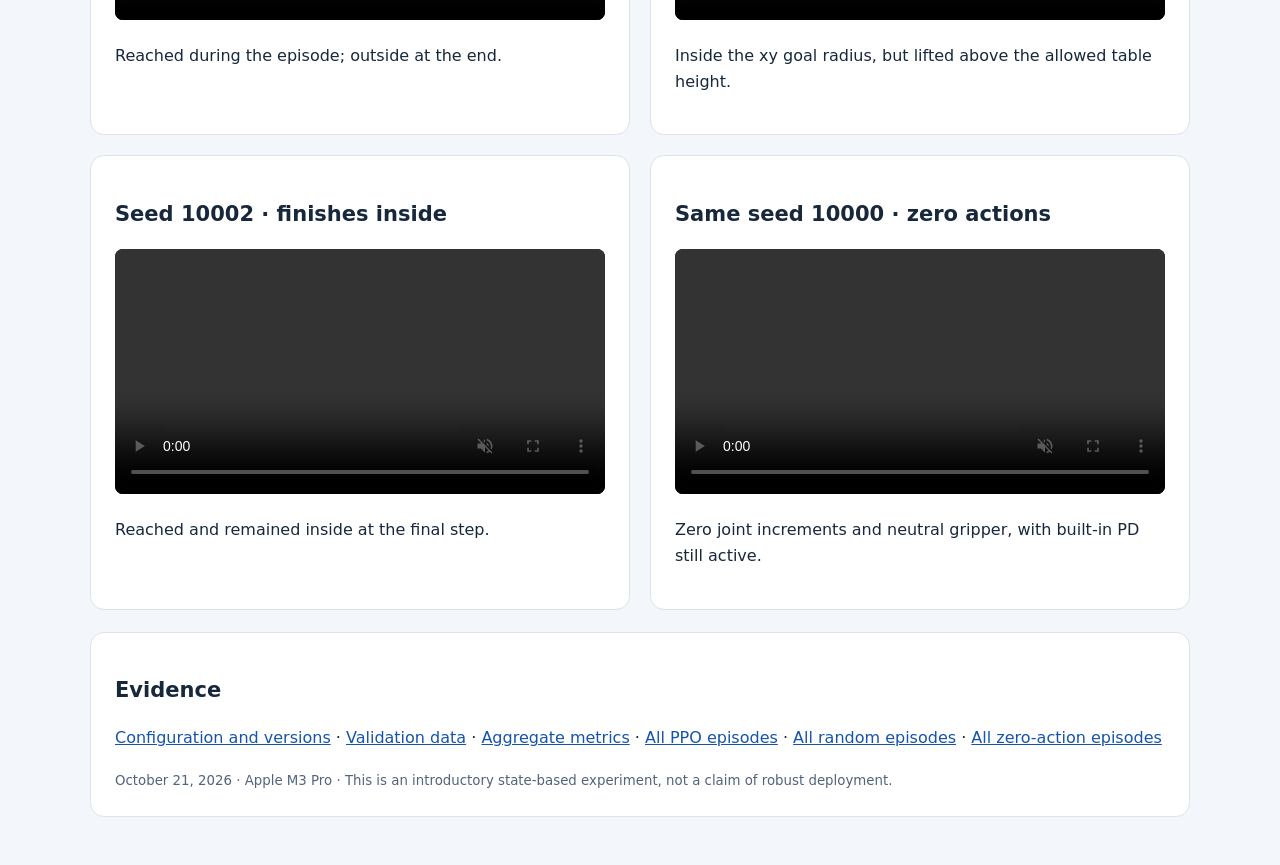
<file: learning/maniskill/evidence/first_run/index.html>
<!doctype html>
<html lang="en"><meta charset="utf-8"><meta name="viewport" content="width=device-width,initial-scale=1">
<title>Week 3 · First learned manipulation policy</title>
<style>
body{font:16px/1.6 system-ui,sans-serif;color:#17283b;background:#f3f6fa;margin:0}main{max-width:1100px;margin:48px auto;padding:0 24px}h1{font-size:clamp(28px,4vw,44px);line-height:1.15;margin:8px 0 18px}small{color:#52647a}section{background:white;border:1px solid #dce3eb;border-radius:14px;padding:24px;margin:22px 0}img{width:100%;height:auto}table{width:100%;border-collapse:collapse}td,th{text-align:left;padding:12px 8px;border-bottom:1px solid #dce3eb}.videos{display:grid;grid-template-columns:repeat(2,minmax(0,1fr));gap:20px}.videos section{margin:0}video{width:100%;border-radius:8px;background:#111}h2{font-size:21px}a{color:#1554ac}@media(max-width:650px){.videos{grid-template-columns:1fr}main{padding:0 12px}section{padding:16px}table{font-size:13px}}
</style>
<main>
<small>PHYSICAL AI FOUNDATIONS · WEEK 3 · MANISKILL PUSH CUBE</small>
<h1>The first learned policy.<br>Measured across complete episodes.</h1>
<p>PPO trained for 262,144 transitions on the existing ManiSkill task. CPU physics, state observations, joint PD actions. One trained model; 20 fixed test seeds.</p>
<section><h2>Learned to push. Still learning to hold.</h2>
<table><thead><tr><th>Policy</th><th>Reached goal</th><th>Inside goal at end</th><th>Mean return</th></tr></thead><tbody>
<tr><td>PPO</td><td>17 / 20 · 85%</td><td>7 / 20 · 35%</td><td>25.646</td></tr>
<tr><td>Random actions</td><td>0 / 20</td><td>0 / 20</td><td>2.915</td></tr>
<tr><td>Zero actions</td><td>0 / 20</td><td>0 / 20</td><td>3.673</td></tr></tbody></table>
<p>Nine temporary successes ended outside the goal radius; one ended inside in xy but lifted the cube too high. Temporary success is different from meeting the full final-state criteria. The episode-sampling 95% interval for reaching success is 64.0%–94.8%; this does not measure training-seed variability.</p>
</section>
<section><h2>Learning curve and baseline comparison</h2><img src="results.png" alt="Validation return varies across checkpoints. PPO reaches success in 85% of episodes but ends successful in 35%; both baselines have zero successes."></section>
<h2>Native simulator rollouts</h2><p>The first three test seeds, including temporary successes. Videos play at the simulator's control rate. Use the controls to pause or scrub.</p>
<div class="videos">
<section><h2>Seed 10000 · leaves the goal</h2><video controls muted preload="metadata" src="ppo_seed10000.mp4"></video><p>Reached during the episode; outside at the end.</p></section>
<section><h2>Seed 10001 · lifts the cube</h2><video controls muted preload="metadata" src="ppo_seed10001.mp4"></video><p>Inside the xy goal radius, but lifted above the allowed table height.</p></section>
<section><h2>Seed 10002 · finishes inside</h2><video controls muted preload="metadata" src="ppo_seed10002.mp4"></video><p>Reached and remained inside at the final step.</p></section>
<section><h2>Same seed 10000 · zero actions</h2><video controls muted preload="metadata" src="zero_seed10000.mp4"></video><p>Zero joint increments and neutral gripper, with built-in PD still active.</p></section>
</div>
<section><h2>Evidence</h2><p><a href="config.json">Configuration and versions</a> · <a href="validation.json">Validation data</a> · <a href="comparison.json">Aggregate metrics</a> · <a href="test_ppo.json">All PPO episodes</a> · <a href="test_random.json">All random episodes</a> · <a href="test_zero.json">All zero-action episodes</a></p><small>October 21, 2026 · Apple M3 Pro · This is an introductory state-based experiment, not a claim of robust deployment.</small></section>
</main></html>
</file>
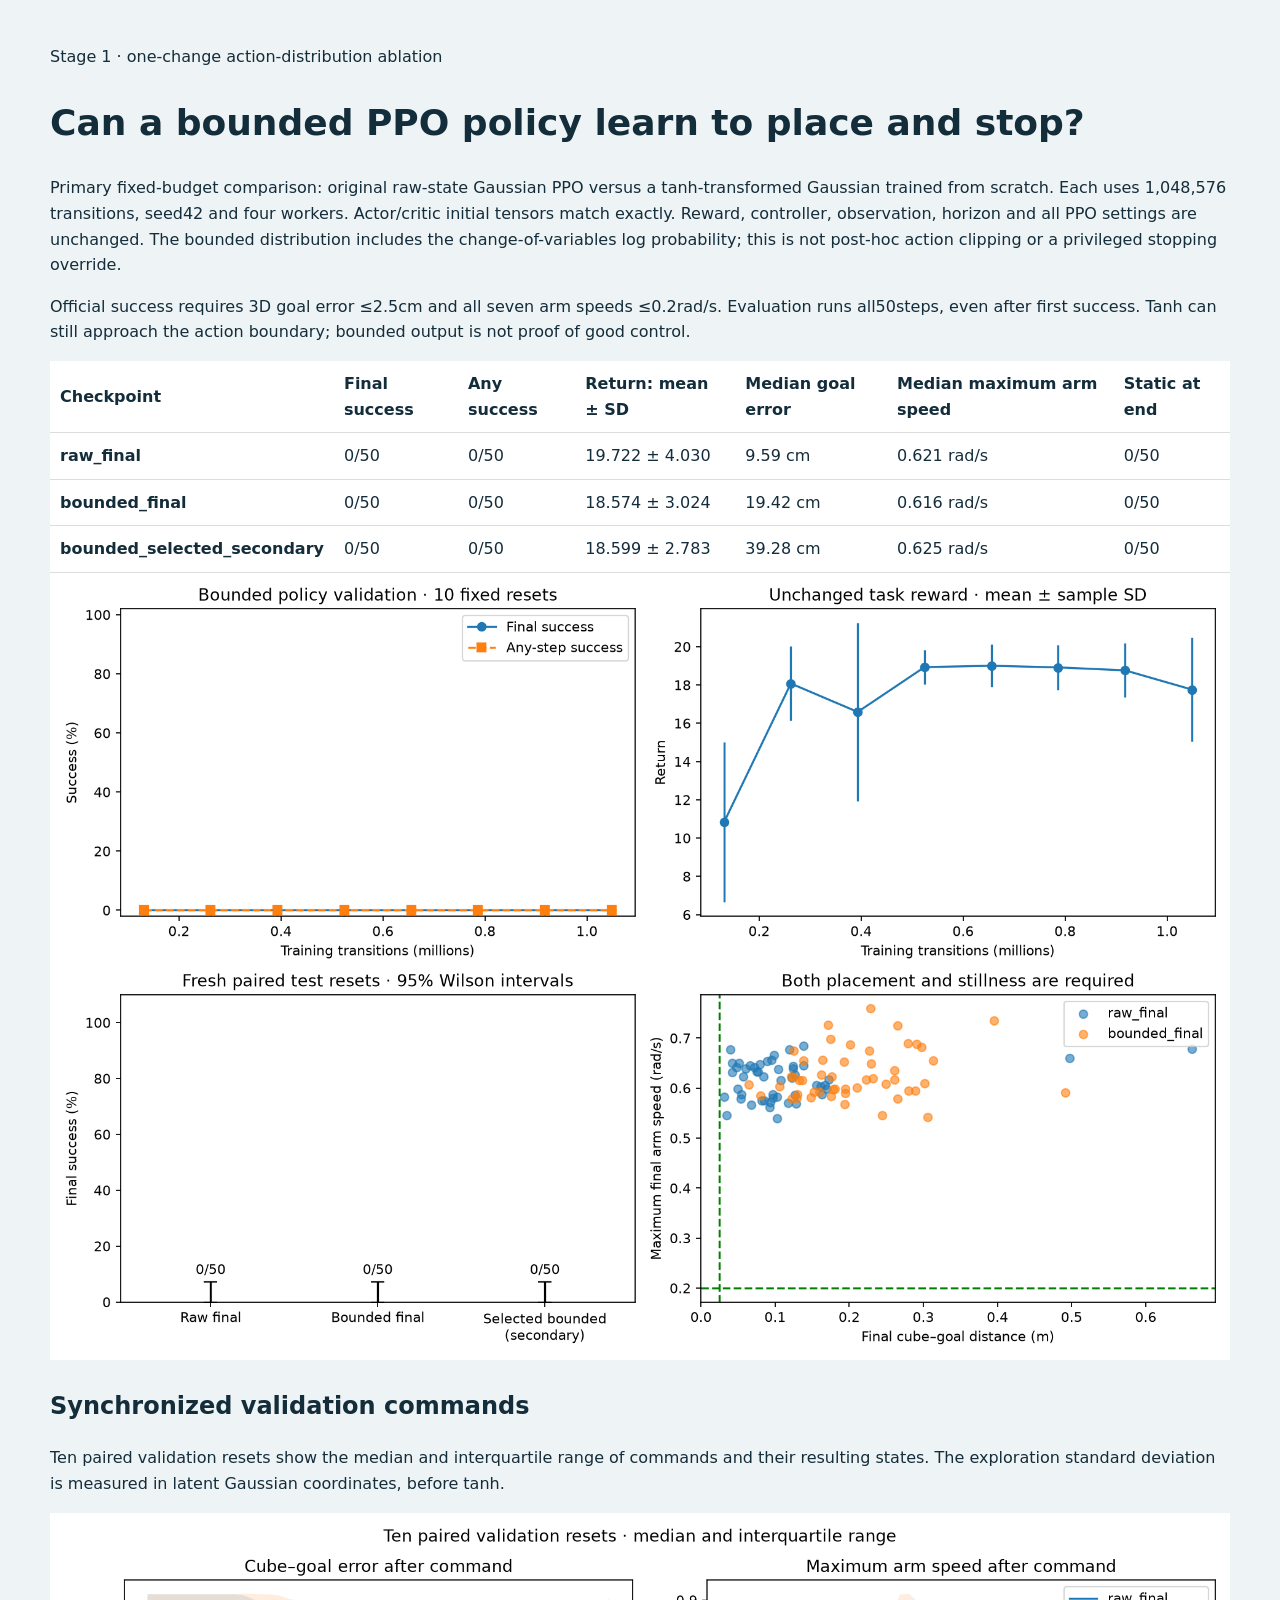
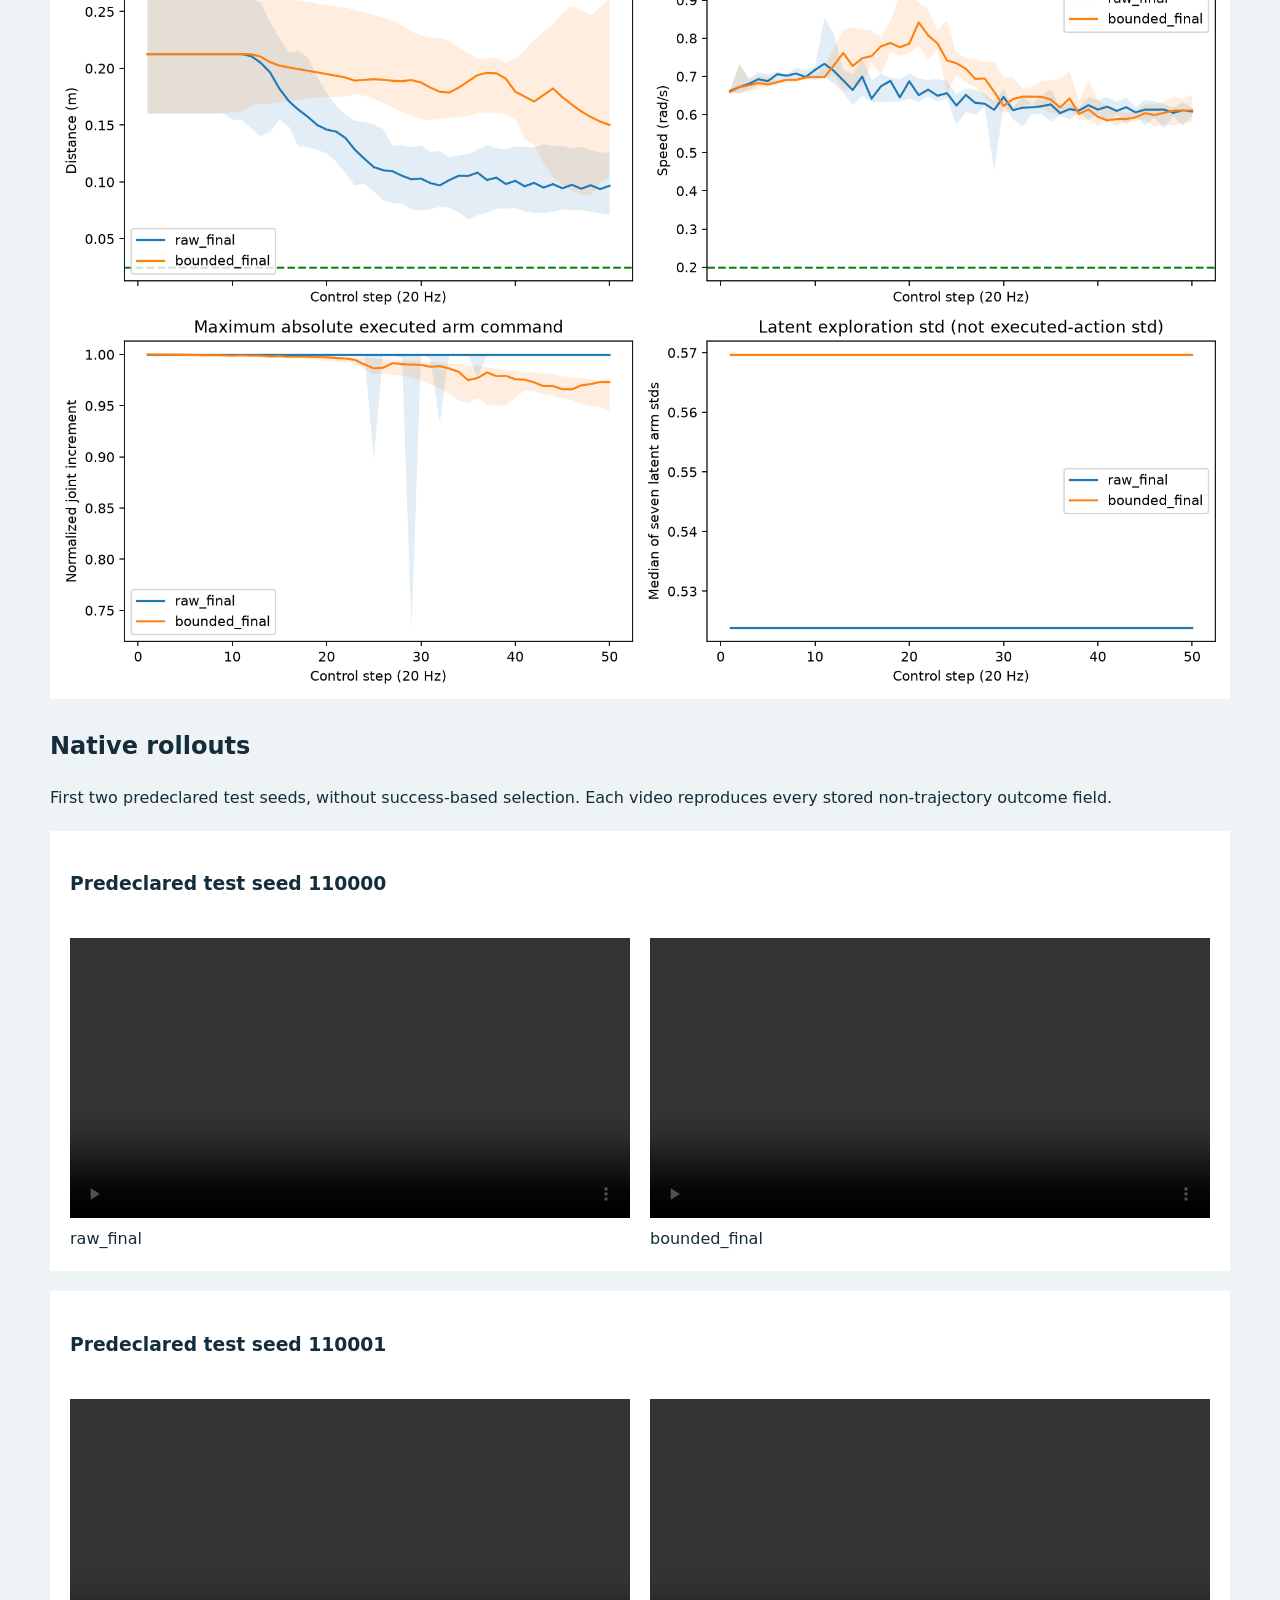
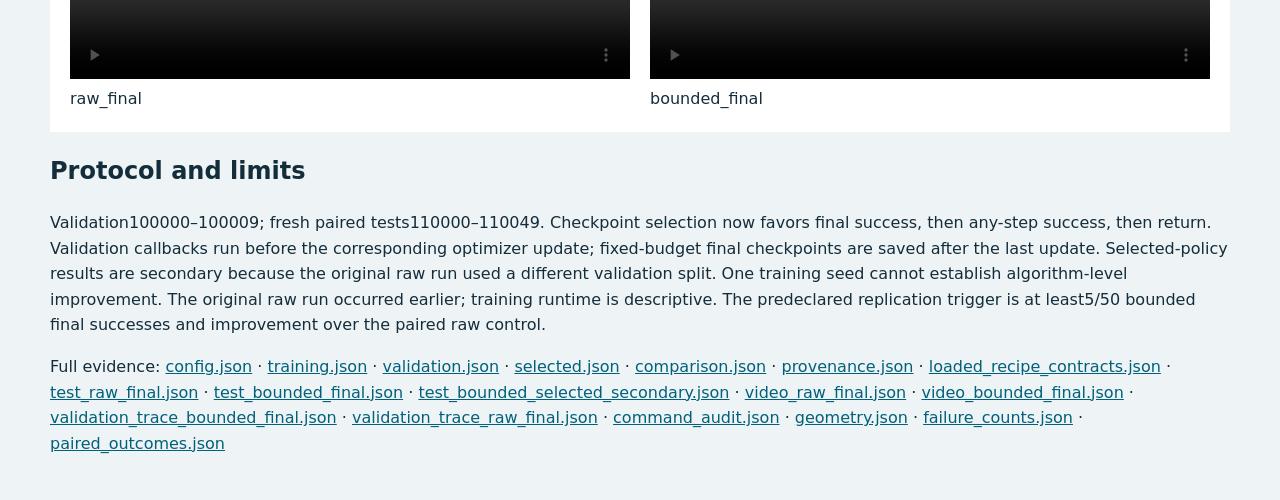
<file: learning/maniskill/evidence/pickcube_bounded/index.html>
<!doctype html><html lang="en"><meta charset="utf-8"><meta name="viewport" content="width=device-width,initial-scale=1"><title>PickCube bounded-action experiment</title><style>
body{font:16px/1.6 system-ui;margin:0;background:#eef3f5;color:#142d3b}main{max-width:1180px;margin:auto;padding:28px}h1{font-size:36px}img,video{width:100%}table{border-collapse:collapse;width:100%;background:white}td,th{text-align:left;padding:10px;border-bottom:1px solid #ddd}.scroll{overflow:auto}.pair{display:grid;grid-template-columns:1fr 1fr;gap:20px;background:white;padding:20px;margin:20px 0}.pair h3{grid-column:1/-1}figure{margin:0}a{color:#00617a}@media(max-width:700px){.pair{grid-template-columns:1fr}main{padding:14px}h1{font-size:28px}}
</style><main><p>Stage 1 · one-change action-distribution ablation</p><h1>Can a bounded PPO policy learn to place and stop?</h1>
<p>Primary fixed-budget comparison: original raw-state Gaussian PPO versus a tanh-transformed Gaussian trained from scratch. Each uses 1,048,576 transitions, seed42 and four workers. Actor/critic initial tensors match exactly. Reward, controller, observation, horizon and all PPO settings are unchanged. The bounded distribution includes the change-of-variables log probability; this is not post-hoc action clipping or a privileged stopping override.</p>
<p>Official success requires 3D goal error ≤2.5cm and all seven arm speeds ≤0.2rad/s. Evaluation runs all50steps, even after first success. Tanh can still approach the action boundary; bounded output is not proof of good control.</p>
<div class="scroll"><table><tr><th>Checkpoint</th><th>Final success</th><th>Any success</th><th>Return: mean ± SD</th><th>Median goal error</th><th>Median maximum arm speed</th><th>Static at end</th></tr><tr><th>raw_final</th><td>0/50</td><td>0/50</td><td>19.722 ± 4.030</td><td>9.59 cm</td><td>0.621 rad/s</td><td>0/50</td></tr><tr><th>bounded_final</th><td>0/50</td><td>0/50</td><td>18.574 ± 3.024</td><td>19.42 cm</td><td>0.616 rad/s</td><td>0/50</td></tr><tr><th>bounded_selected_secondary</th><td>0/50</td><td>0/50</td><td>18.599 ± 2.783</td><td>39.28 cm</td><td>0.625 rad/s</td><td>0/50</td></tr></table></div>
<img src="results.png" alt="Validation success and return, paired final success and final geometry">
<h2>Synchronized validation commands</h2><p>Ten paired validation resets show the median and interquartile range of commands and their resulting states. The exploration standard deviation is measured in latent Gaussian coordinates, before tanh.</p><img src="commands.png" alt="Paired goal distance, arm speed, executed commands, and latent exploration standard deviations">
<h2>Native rollouts</h2><p>First two predeclared test seeds, without success-based selection. Each video reproduces every stored non-trajectory outcome field.</p><section class="pair"><h3>Predeclared test seed 110000</h3><figure><video controls preload="metadata" src="video_raw_final_seed110000.mp4"></video><figcaption>raw_final</figcaption></figure><figure><video controls preload="metadata" src="video_bounded_final_seed110000.mp4"></video><figcaption>bounded_final</figcaption></figure></section><section class="pair"><h3>Predeclared test seed 110001</h3><figure><video controls preload="metadata" src="video_raw_final_seed110001.mp4"></video><figcaption>raw_final</figcaption></figure><figure><video controls preload="metadata" src="video_bounded_final_seed110001.mp4"></video><figcaption>bounded_final</figcaption></figure></section>
<h2>Protocol and limits</h2><p>Validation100000–100009; fresh paired tests110000–110049. Checkpoint selection now favors final success, then any-step success, then return. Validation callbacks run before the corresponding optimizer update; fixed-budget final checkpoints are saved after the last update. Selected-policy results are secondary because the original raw run used a different validation split. One training seed cannot establish algorithm-level improvement. The original raw run occurred earlier; training runtime is descriptive. The predeclared replication trigger is at least5/50 bounded final successes and improvement over the paired raw control.</p><p>Full evidence: <a href="config.json">config.json</a> · <a href="training.json">training.json</a> · <a href="validation.json">validation.json</a> · <a href="selected.json">selected.json</a> · <a href="comparison.json">comparison.json</a> · <a href="provenance.json">provenance.json</a> · <a href="loaded_recipe_contracts.json">loaded_recipe_contracts.json</a> · <a href="test_raw_final.json">test_raw_final.json</a> · <a href="test_bounded_final.json">test_bounded_final.json</a> · <a href="test_bounded_selected_secondary.json">test_bounded_selected_secondary.json</a> · <a href="video_raw_final.json">video_raw_final.json</a> · <a href="video_bounded_final.json">video_bounded_final.json</a> · <a href="validation_trace_bounded_final.json">validation_trace_bounded_final.json</a> · <a href="validation_trace_raw_final.json">validation_trace_raw_final.json</a> · <a href="command_audit.json">command_audit.json</a> · <a href="geometry.json">geometry.json</a> · <a href="failure_counts.json">failure_counts.json</a> · <a href="paired_outcomes.json">paired_outcomes.json</a></p></main></html>
</file>
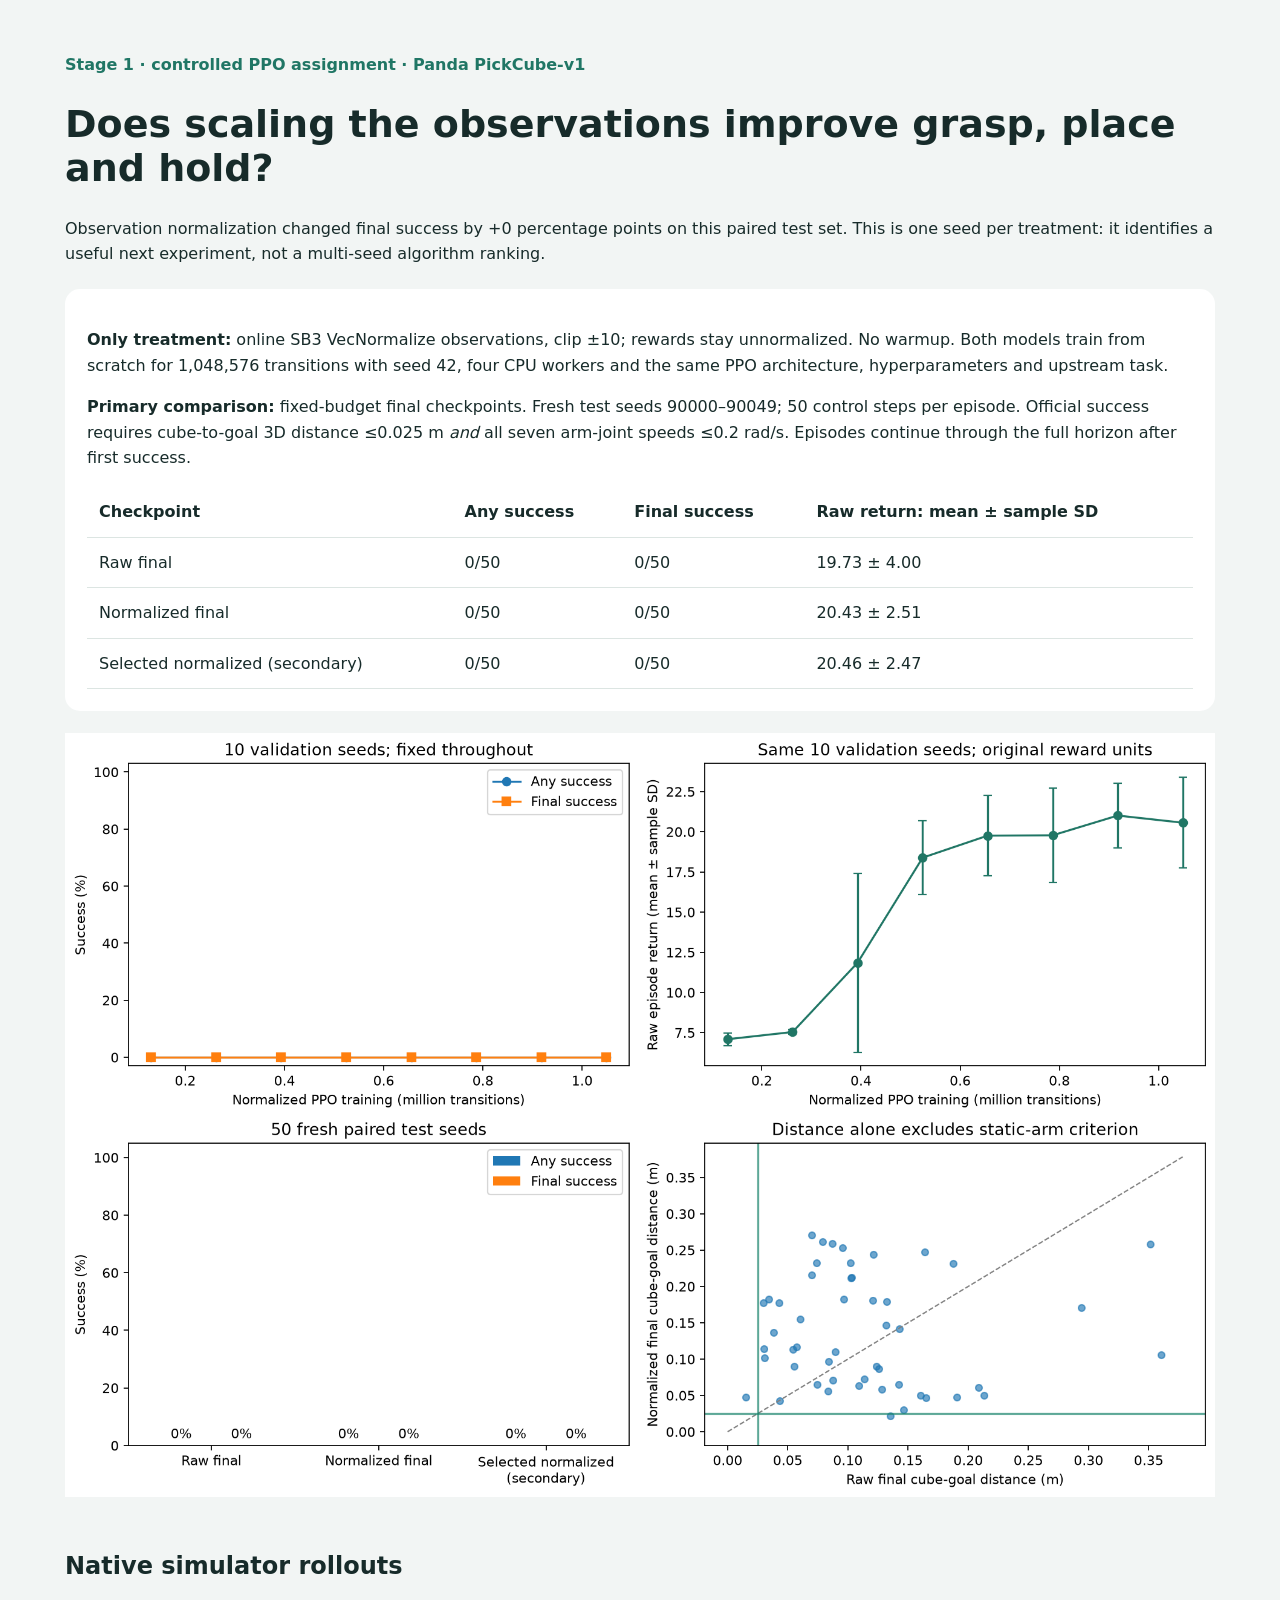
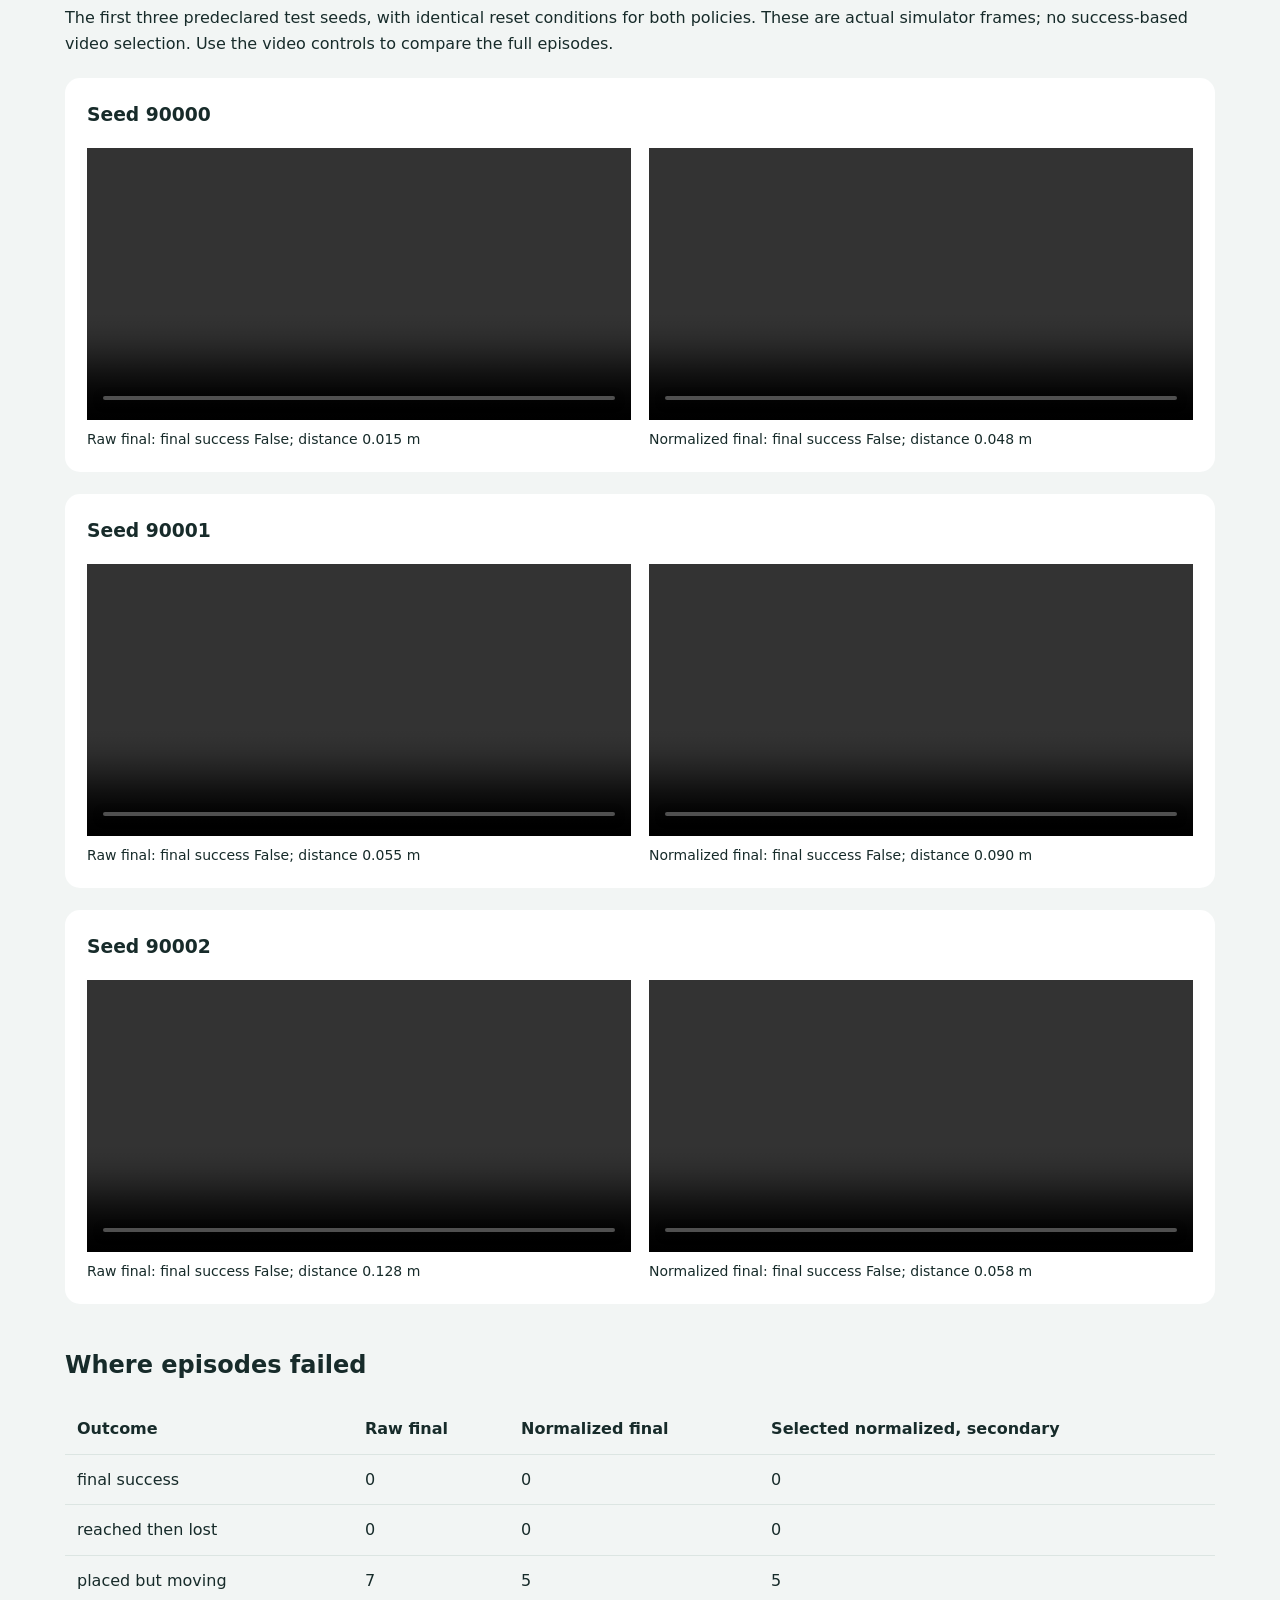
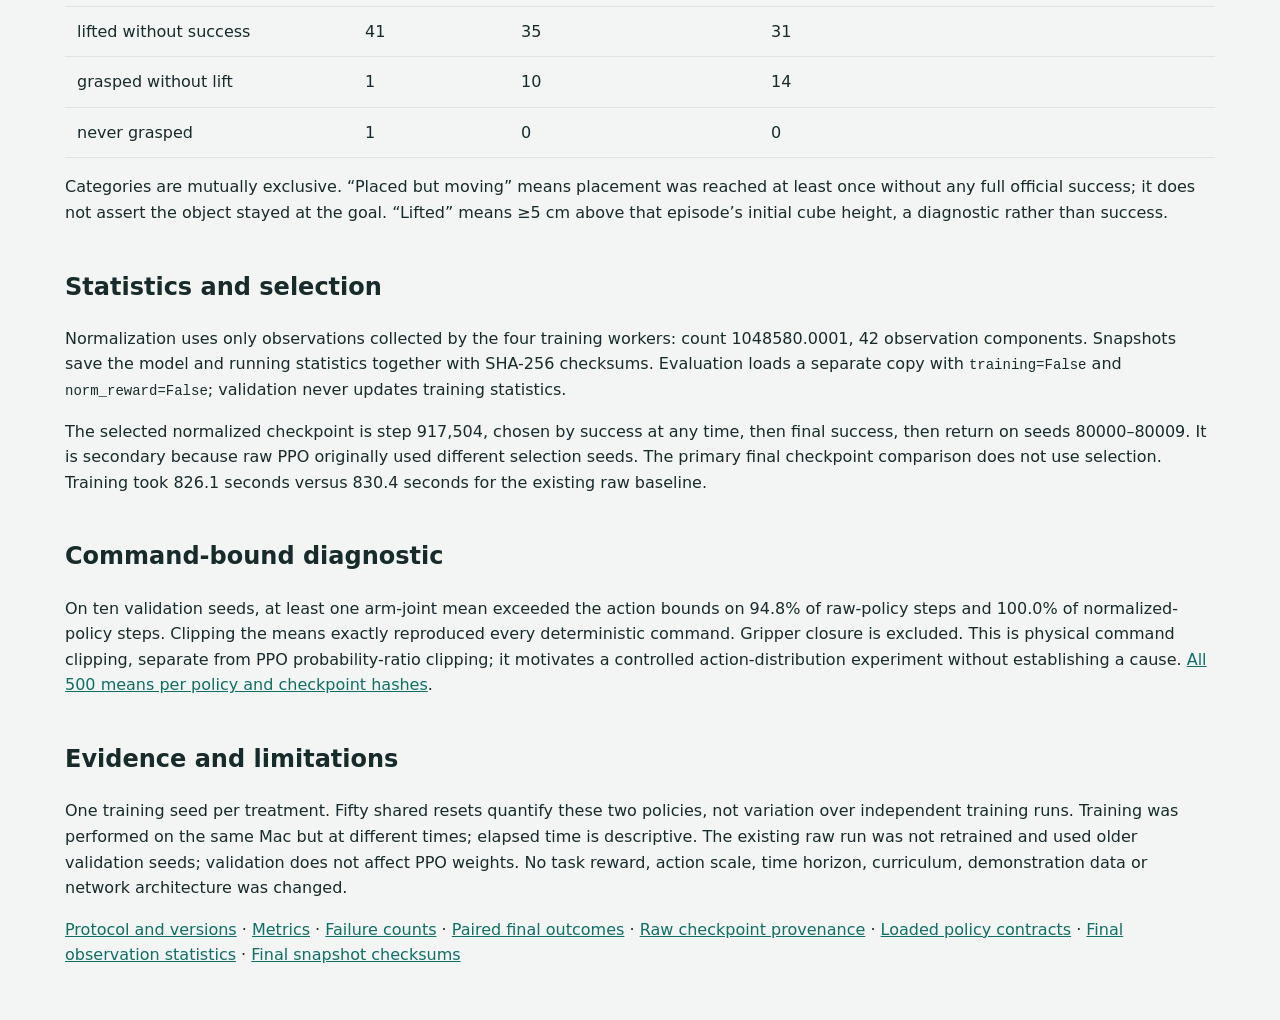
<file: learning/maniskill/evidence/pickcube_normalization/index.html>
<!doctype html><html lang="en"><meta charset="utf-8"><meta name="viewport" content="width=device-width,initial-scale=1">
<title>PickCube: observation normalization</title><style>
body{font:16px/1.6 system-ui;background:#f2f5f4;color:#172b2a;margin:0}main{max-width:1150px;margin:auto;padding:36px 22px}h1{font-size:38px;line-height:1.15}h2{margin-top:42px}.tag{color:#207665;font-weight:700}.card,.pair{background:white;border-radius:15px;padding:22px;margin:22px 0}table{border-collapse:collapse;width:100%}td,th{padding:12px;text-align:left;border-bottom:1px solid #dce5e2}img{width:100%}.pair{display:grid;grid-template-columns:1fr 1fr;gap:18px}.pair h3{grid-column:1/-1;margin:0}figure{margin:0}video{width:100%;background:#ddd}figcaption{font-size:14px}code{font-size:14px}a{color:#116e65}@media(max-width:700px){.pair{grid-template-columns:1fr}main{padding:20px 12px}h1{font-size:30px}td,th{padding:6px}}
</style><main><p class="tag">Stage 1 · controlled PPO assignment · Panda PickCube-v1</p>
<h1>Does scaling the observations improve grasp, place and hold?</h1>
<p>Observation normalization changed final success by +0 percentage points on this paired test set. This is one seed per treatment: it identifies a useful next experiment, not a multi-seed algorithm ranking.</p><div class="card"><p><b>Only treatment:</b> online SB3 VecNormalize observations, clip ±10; rewards stay unnormalized. No warmup. Both models train from scratch for 1,048,576 transitions with seed 42, four CPU workers and the same PPO architecture, hyperparameters and upstream task.</p>
<p><b>Primary comparison:</b> fixed-budget final checkpoints. Fresh test seeds 90000–90049; 50 control steps per episode. Official success requires cube-to-goal 3D distance ≤0.025 m <em>and</em> all seven arm-joint speeds ≤0.2 rad/s. Episodes continue through the full horizon after first success.</p>
<table><thead><tr><th>Checkpoint</th><th>Any success</th><th>Final success</th><th>Raw return: mean ± sample SD</th></tr></thead><tbody><tr><td>Raw final</td><td>0/50</td><td>0/50</td><td>19.73 ± 4.00</td></tr><tr><td>Normalized final</td><td>0/50</td><td>0/50</td><td>20.43 ± 2.51</td></tr><tr><td>Selected normalized (secondary)</td><td>0/50</td><td>0/50</td><td>20.46 ± 2.47</td></tr></tbody></table></div>
<img src="results.png" alt="Validation learning curves, test success bars, and paired goal distances">
<h2>Native simulator rollouts</h2><p>The first three predeclared test seeds, with identical reset conditions for both policies. These are actual simulator frames; no success-based video selection. Use the video controls to compare the full episodes.</p><div class="pair"><h3>Seed 90000</h3><figure><video controls muted loop preload="metadata" src="video_raw_final_seed90000.mp4"></video><figcaption>Raw final: final success False; distance 0.015 m</figcaption></figure><figure><video controls muted loop preload="metadata" src="video_normalized_final_seed90000.mp4"></video><figcaption>Normalized final: final success False; distance 0.048 m</figcaption></figure></div><div class="pair"><h3>Seed 90001</h3><figure><video controls muted loop preload="metadata" src="video_raw_final_seed90001.mp4"></video><figcaption>Raw final: final success False; distance 0.055 m</figcaption></figure><figure><video controls muted loop preload="metadata" src="video_normalized_final_seed90001.mp4"></video><figcaption>Normalized final: final success False; distance 0.090 m</figcaption></figure></div><div class="pair"><h3>Seed 90002</h3><figure><video controls muted loop preload="metadata" src="video_raw_final_seed90002.mp4"></video><figcaption>Raw final: final success False; distance 0.128 m</figcaption></figure><figure><video controls muted loop preload="metadata" src="video_normalized_final_seed90002.mp4"></video><figcaption>Normalized final: final success False; distance 0.058 m</figcaption></figure></div>
<h2>Where episodes failed</h2><table><tr><th>Outcome</th><th>Raw final</th><th>Normalized final</th><th>Selected normalized, secondary</th></tr><tr><td>final success</td><td>0</td><td>0</td><td>0</td></tr><tr><td>reached then lost</td><td>0</td><td>0</td><td>0</td></tr><tr><td>placed but moving</td><td>7</td><td>5</td><td>5</td></tr><tr><td>lifted without success</td><td>41</td><td>35</td><td>31</td></tr><tr><td>grasped without lift</td><td>1</td><td>10</td><td>14</td></tr><tr><td>never grasped</td><td>1</td><td>0</td><td>0</td></tr></table><p>Categories are mutually exclusive. “Placed but moving” means placement was reached at least once without any full official success; it does not assert the object stayed at the goal. “Lifted” means ≥5 cm above that episode’s initial cube height, a diagnostic rather than success.</p>
<h2>Statistics and selection</h2><p>Normalization uses only observations collected by the four training workers: count 1048580.0001, 42 observation components. Snapshots save the model and running statistics together with SHA-256 checksums. Evaluation loads a separate copy with <code>training=False</code> and <code>norm_reward=False</code>; validation never updates training statistics.</p><p>The selected normalized checkpoint is step 917,504, chosen by success at any time, then final success, then return on seeds 80000–80009. It is secondary because raw PPO originally used different selection seeds. The primary final checkpoint comparison does not use selection. Training took 826.1 seconds versus 830.4 seconds for the existing raw baseline.</p>
<h2>Command-bound diagnostic</h2><p>On ten validation seeds, at least one arm-joint mean exceeded the action bounds on 94.8% of raw-policy steps and 100.0% of normalized-policy steps. Clipping the means exactly reproduced every deterministic command. Gripper closure is excluded. This is physical command clipping, separate from PPO probability-ratio clipping; it motivates a controlled action-distribution experiment without establishing a cause. <a href="action_saturation.json">All 500 means per policy and checkpoint hashes</a>.</p>
<h2>Evidence and limitations</h2><p>One training seed per treatment. Fifty shared resets quantify these two policies, not variation over independent training runs. Training was performed on the same Mac but at different times; elapsed time is descriptive. The existing raw run was not retrained and used older validation seeds; validation does not affect PPO weights. No task reward, action scale, time horizon, curriculum, demonstration data or network architecture was changed.</p><p><a href="config.json">Protocol and versions</a> · <a href="comparison.json">Metrics</a> · <a href="failures.json">Failure counts</a> · <a href="paired_final_outcomes.json">Paired final outcomes</a> · <a href="baseline.json">Raw checkpoint provenance</a> · <a href="loaded_policy_contracts.json">Loaded policy contracts</a> · <a href="final_statistics.json">Final observation statistics</a> · <a href="final_snapshot.json">Final snapshot checksums</a></p></main></html>
</file>
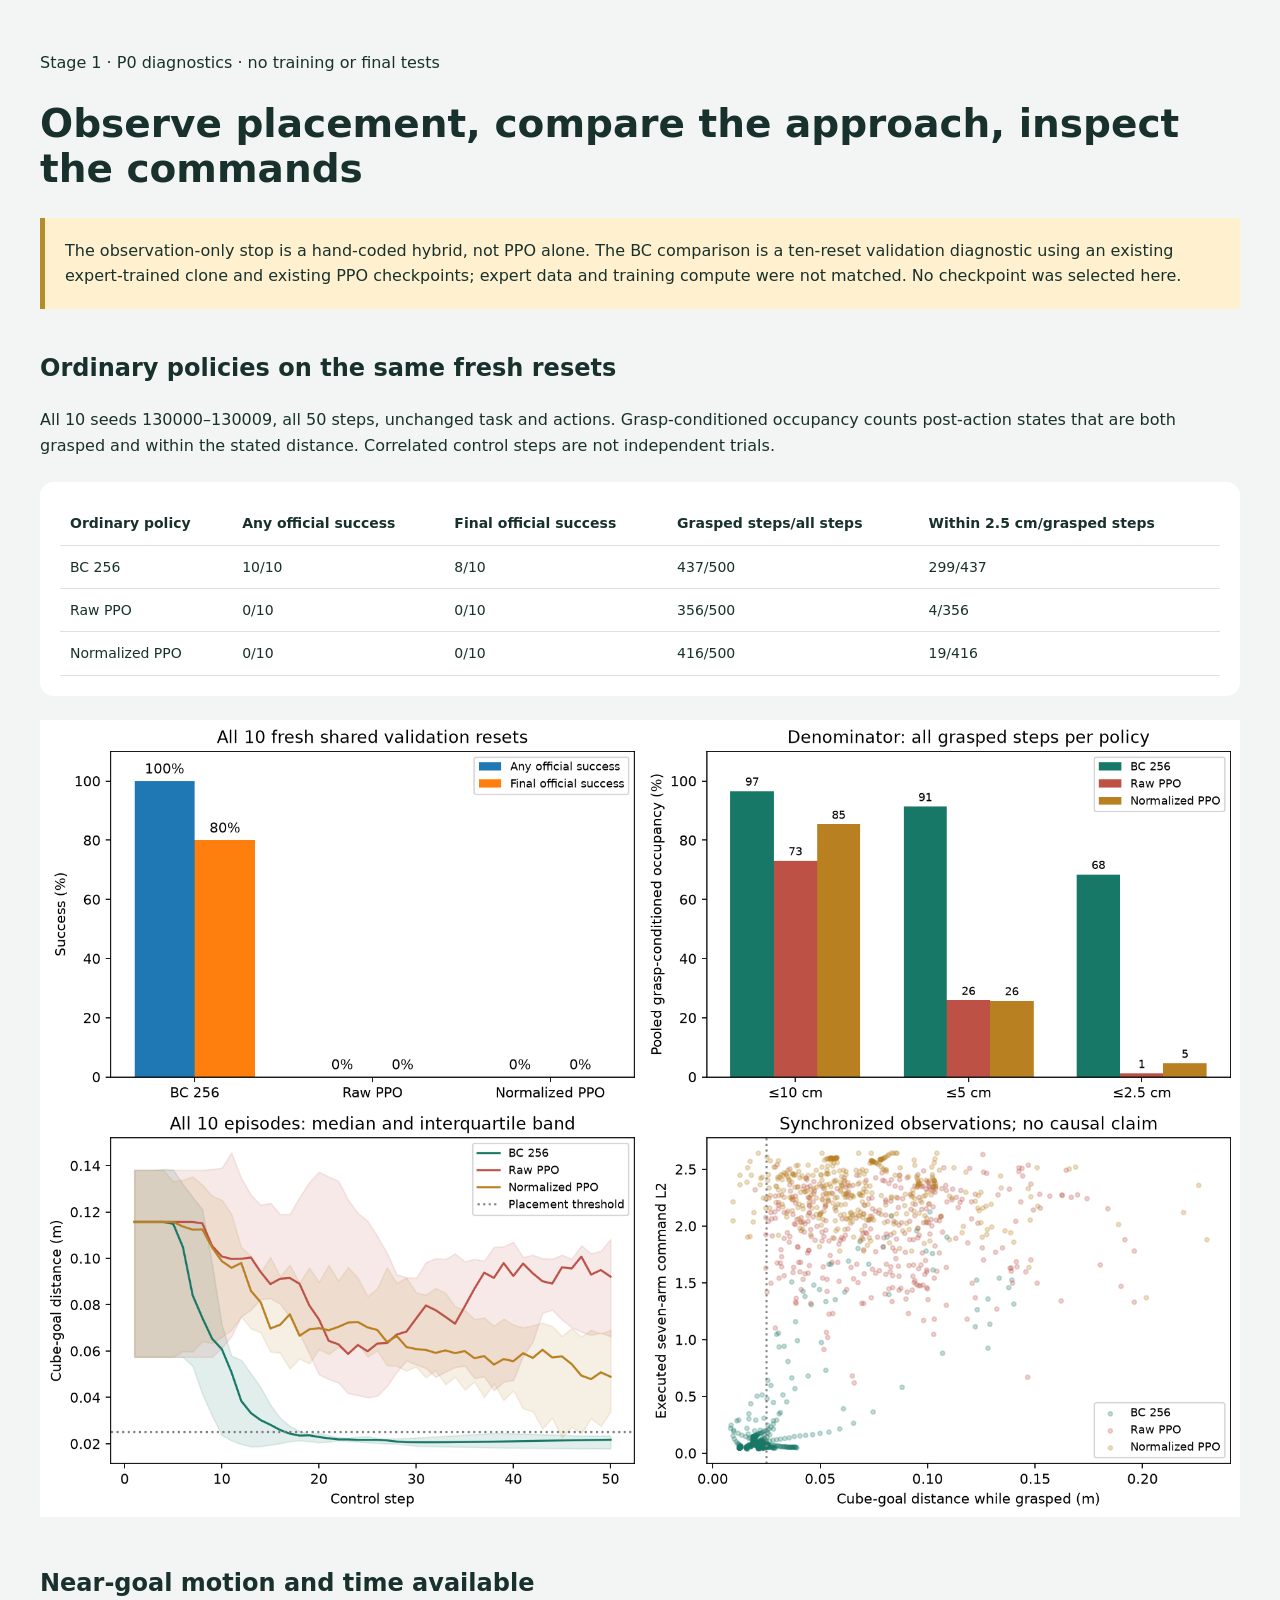
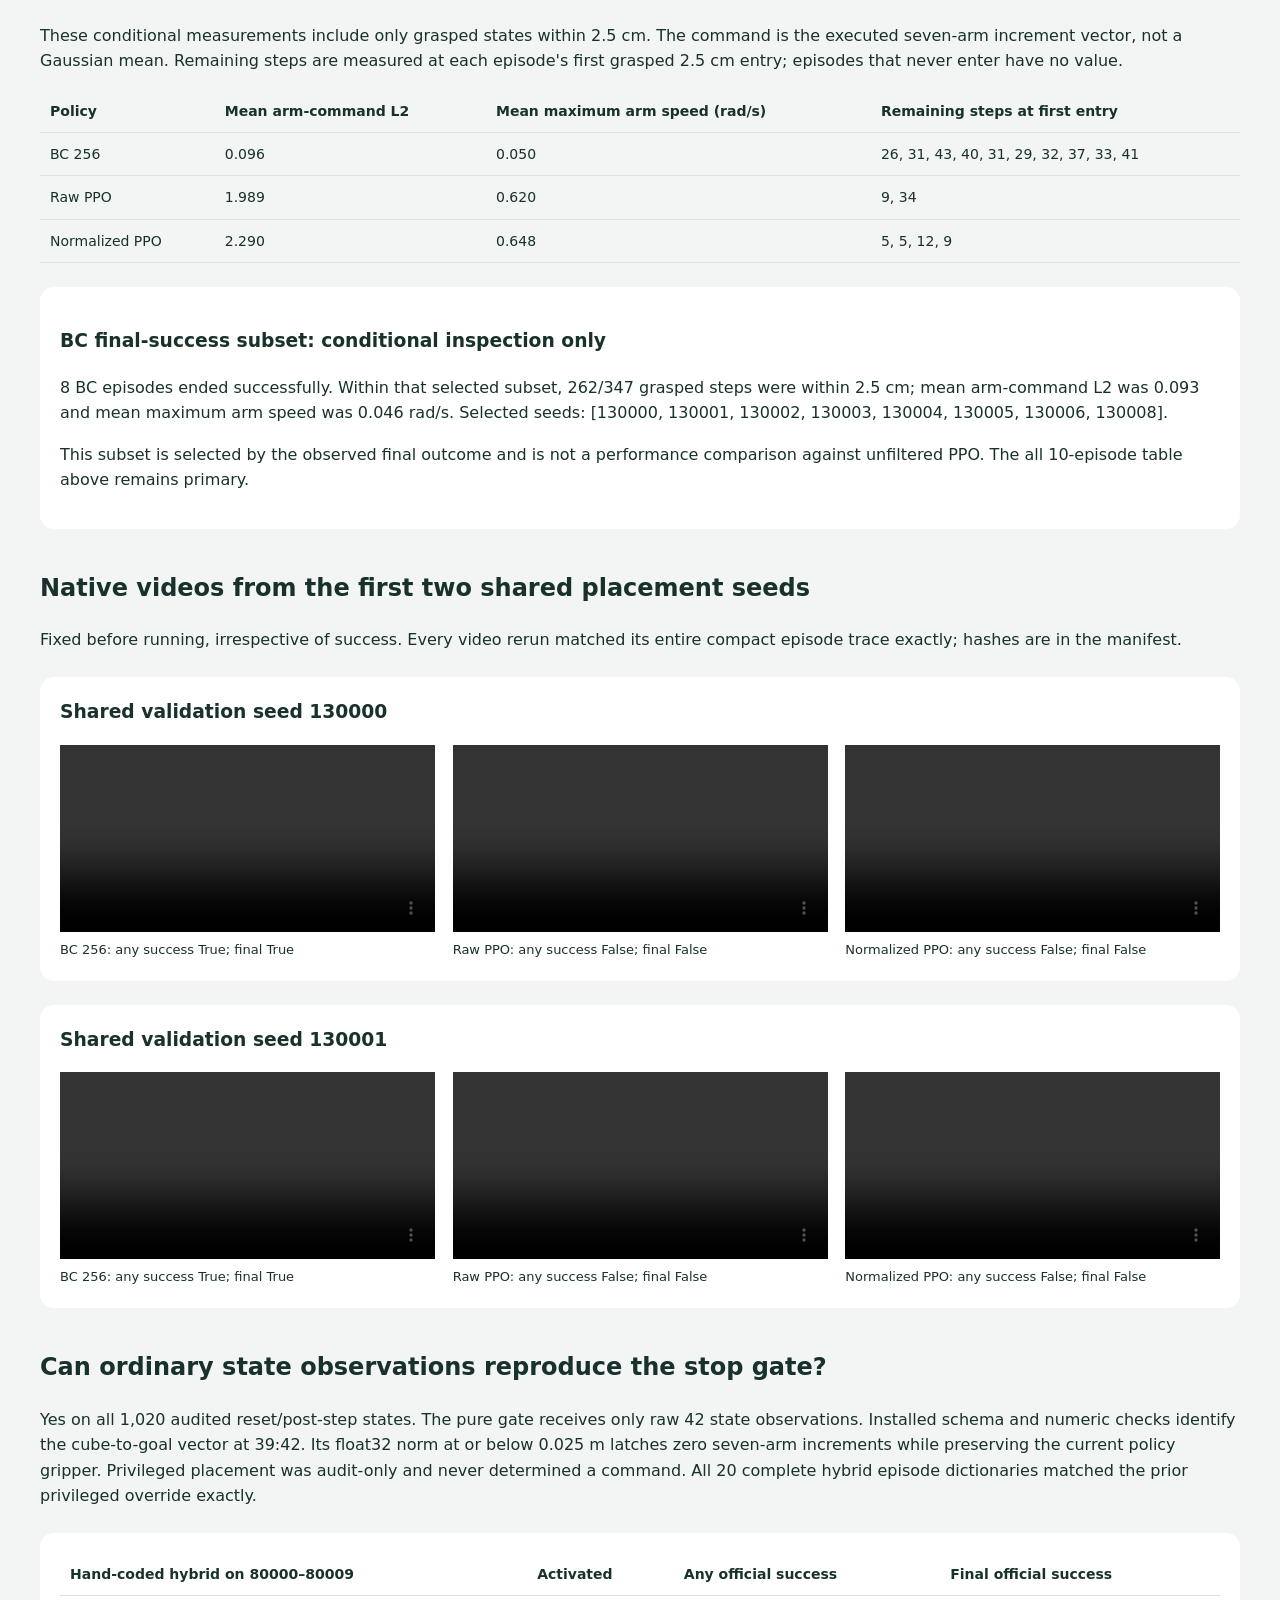
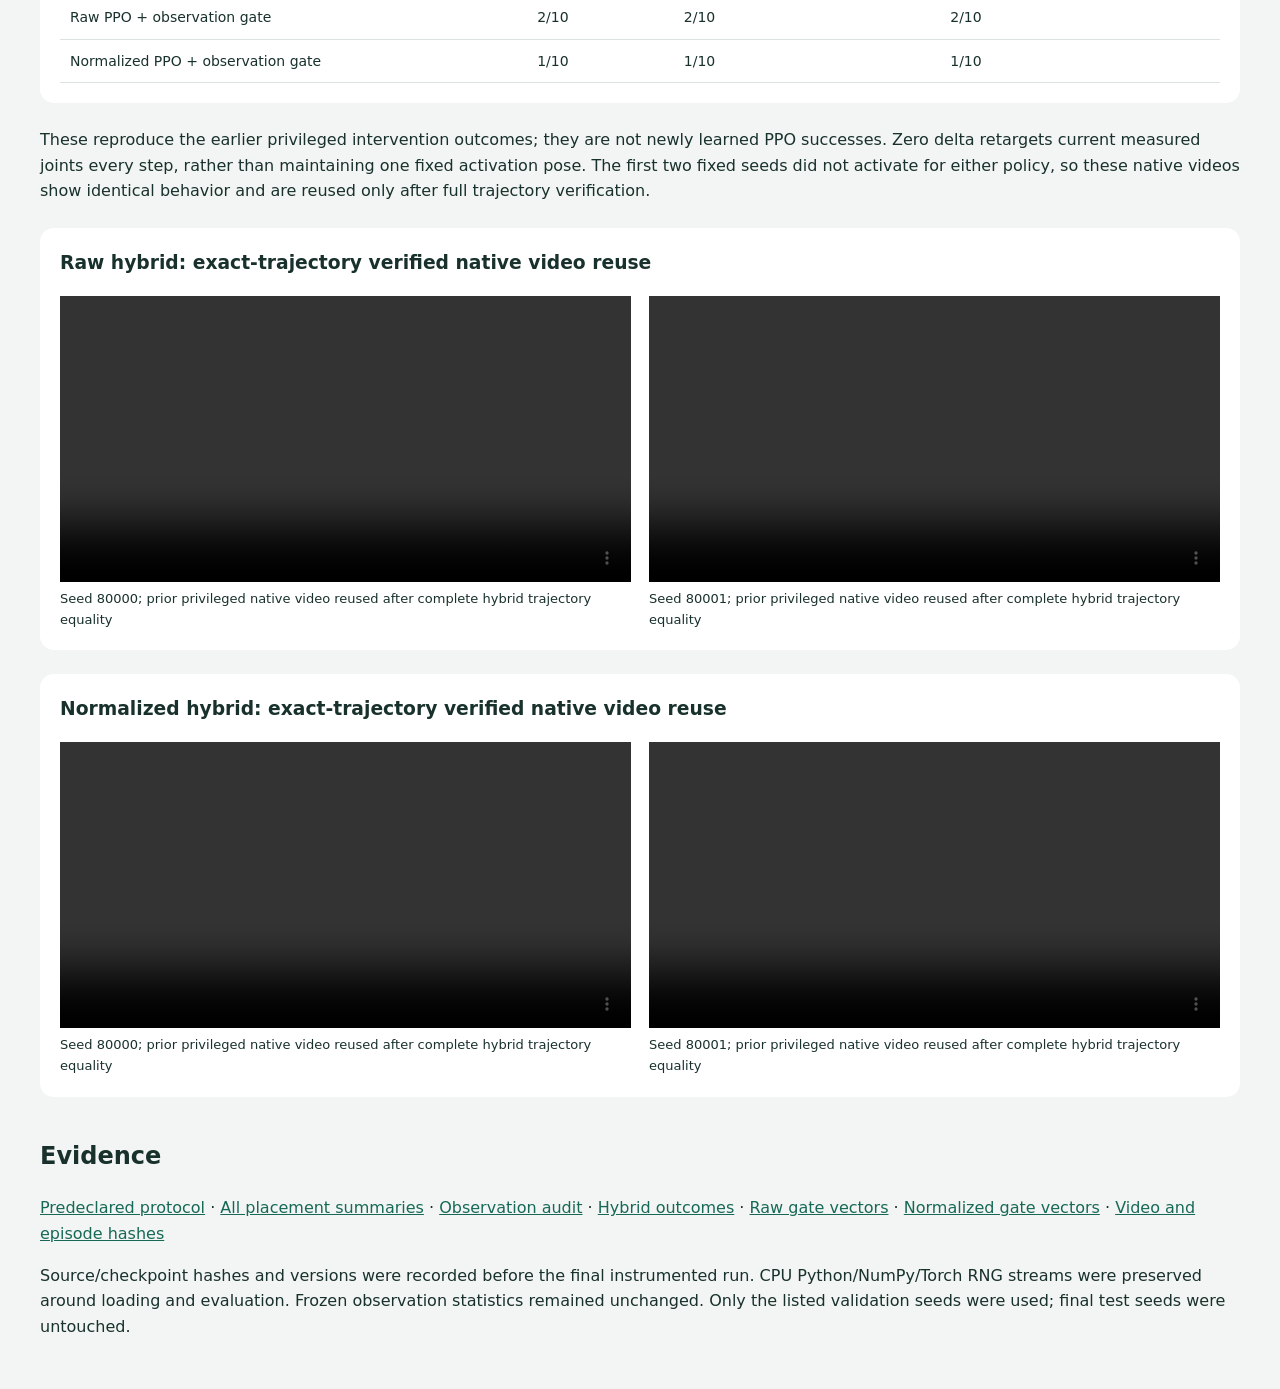
<file: learning/maniskill/evidence/pickcube_placement/index.html>
<!doctype html><html lang="en"><meta charset="utf-8"><meta name="viewport" content="width=device-width,initial-scale=1"><title>PickCube P0: observations and placement</title><style>
body{font:16px/1.6 system-ui;background:#f2f5f3;color:#19312c;margin:0}main{max-width:1200px;margin:auto;padding:34px 22px}h1{font-size:39px;line-height:1.15}h2{margin-top:40px}.notice{background:#fff1cf;padding:20px;border-left:5px solid #b48c2a}.card,.videos,.two{background:white;padding:20px;margin:24px 0;border-radius:14px}table{border-collapse:collapse;width:100%;font-size:14px}td,th{padding:10px;text-align:left;border-bottom:1px solid #dbe3df}.scroll{overflow:auto}img,video{width:100%}.videos{display:grid;grid-template-columns:repeat(3,1fr);gap:18px}.two{display:grid;grid-template-columns:repeat(2,1fr);gap:18px}.videos h3,.two h3{grid-column:1/-1;margin:0}figure{margin:0}figcaption{font-size:13px}a{color:#176956}@media(max-width:750px){.videos,.two{grid-template-columns:1fr}main{padding:20px 12px}h1{font-size:29px}}
</style><main><p>Stage 1 · P0 diagnostics · no training or final tests</p><h1>Observe placement, compare the approach, inspect the commands</h1>
<div class="notice">The observation-only stop is a hand-coded hybrid, not PPO alone. The BC comparison is a ten-reset validation diagnostic using an existing expert-trained clone and existing PPO checkpoints; expert data and training compute were not matched. No checkpoint was selected here.</div>
<h2>Ordinary policies on the same fresh resets</h2><p>All 10 seeds 130000–130009, all 50 steps, unchanged task and actions. Grasp-conditioned occupancy counts post-action states that are both grasped and within the stated distance. Correlated control steps are not independent trials.</p>
<div class="card scroll"><table><tr><th>Ordinary policy</th><th>Any official success</th><th>Final official success</th><th>Grasped steps/all steps</th><th>Within 2.5 cm/grasped steps</th></tr><tr><td>BC 256</td><td>10/10</td><td>8/10</td><td>437/500</td><td>299/437</td></tr><tr><td>Raw PPO</td><td>0/10</td><td>0/10</td><td>356/500</td><td>4/356</td></tr><tr><td>Normalized PPO</td><td>0/10</td><td>0/10</td><td>416/500</td><td>19/416</td></tr></table></div>
<img src="placement.png" alt="Validation success, grasp-conditioned goal occupancy, distance curves and executed command magnitudes">
<h2>Near-goal motion and time available</h2><p>These conditional measurements include only grasped states within 2.5 cm. The command is the executed seven-arm increment vector, not a Gaussian mean. Remaining steps are measured at each episode's first grasped 2.5 cm entry; episodes that never enter have no value.</p><div class="scroll"><table><tr><th>Policy</th><th>Mean arm-command L2</th><th>Mean maximum arm speed (rad/s)</th><th>Remaining steps at first entry</th></tr><tr><td>BC 256</td><td>0.096</td><td>0.050</td><td>26, 31, 43, 40, 31, 29, 32, 37, 33, 41</td></tr><tr><td>Raw PPO</td><td>1.989</td><td>0.620</td><td>9, 34</td></tr><tr><td>Normalized PPO</td><td>2.290</td><td>0.648</td><td>5, 5, 12, 9</td></tr></table></div>
<div class="card"><h3>BC final-success subset: conditional inspection only</h3><p>8 BC episodes ended successfully. Within that selected subset, 262/347 grasped steps were within 2.5 cm; mean arm-command L2 was 0.093 and mean maximum arm speed was 0.046 rad/s. Selected seeds: [130000, 130001, 130002, 130003, 130004, 130005, 130006, 130008].</p><p>This subset is selected by the observed final outcome and is not a performance comparison against unfiltered PPO. The all 10-episode table above remains primary.</p></div>
<h2>Native videos from the first two shared placement seeds</h2><p>Fixed before running, irrespective of success. Every video rerun matched its entire compact episode trace exactly; hashes are in the manifest.</p><section class="videos"><h3>Shared validation seed 130000</h3><figure><video controls muted loop preload="metadata" src="placement_bc_256_seed130000.mp4"></video><figcaption>BC 256: any success True; final True</figcaption></figure><figure><video controls muted loop preload="metadata" src="placement_raw_final_seed130000.mp4"></video><figcaption>Raw PPO: any success False; final False</figcaption></figure><figure><video controls muted loop preload="metadata" src="placement_normalized_final_seed130000.mp4"></video><figcaption>Normalized PPO: any success False; final False</figcaption></figure></section><section class="videos"><h3>Shared validation seed 130001</h3><figure><video controls muted loop preload="metadata" src="placement_bc_256_seed130001.mp4"></video><figcaption>BC 256: any success True; final True</figcaption></figure><figure><video controls muted loop preload="metadata" src="placement_raw_final_seed130001.mp4"></video><figcaption>Raw PPO: any success False; final False</figcaption></figure><figure><video controls muted loop preload="metadata" src="placement_normalized_final_seed130001.mp4"></video><figcaption>Normalized PPO: any success False; final False</figcaption></figure></section>
<h2>Can ordinary state observations reproduce the stop gate?</h2><p>Yes on all 1,020 audited reset/post-step states. The pure gate receives only raw 42 state observations. Installed schema and numeric checks identify the cube-to-goal vector at 39:42. Its float32 norm at or below 0.025 m latches zero seven-arm increments while preserving the current policy gripper. Privileged placement was audit-only and never determined a command. All 20 complete hybrid episode dictionaries matched the prior privileged override exactly.</p>
<div class="card scroll"><table><tr><th>Hand-coded hybrid on 80000–80009</th><th>Activated</th><th>Any official success</th><th>Final official success</th></tr><tr><td>Raw PPO + observation gate</td><td>2/10</td><td>2/10</td><td>2/10</td></tr><tr><td>Normalized PPO + observation gate</td><td>1/10</td><td>1/10</td><td>1/10</td></tr></table></div><p>These reproduce the earlier privileged intervention outcomes; they are not newly learned PPO successes. Zero delta retargets current measured joints every step, rather than maintaining one fixed activation pose. The first two fixed seeds did not activate for either policy, so these native videos show identical behavior and are reused only after full trajectory verification.</p><section class="two"><h3>Raw hybrid: exact-trajectory verified native video reuse</h3><figure><video controls muted loop preload="metadata" src="hybrid_raw_final_seed80000.mp4"></video><figcaption>Seed 80000; prior privileged native video reused after complete hybrid trajectory equality</figcaption></figure><figure><video controls muted loop preload="metadata" src="hybrid_raw_final_seed80001.mp4"></video><figcaption>Seed 80001; prior privileged native video reused after complete hybrid trajectory equality</figcaption></figure></section><section class="two"><h3>Normalized hybrid: exact-trajectory verified native video reuse</h3><figure><video controls muted loop preload="metadata" src="hybrid_normalized_final_seed80000.mp4"></video><figcaption>Seed 80000; prior privileged native video reused after complete hybrid trajectory equality</figcaption></figure><figure><video controls muted loop preload="metadata" src="hybrid_normalized_final_seed80001.mp4"></video><figcaption>Seed 80001; prior privileged native video reused after complete hybrid trajectory equality</figcaption></figure></section>
<h2>Evidence</h2><p><a href="protocol.json">Predeclared protocol</a> · <a href="placement_summary.json">All placement summaries</a> · <a href="observation_audit.json">Observation audit</a> · <a href="hybrid_comparison.json">Hybrid outcomes</a> · <a href="gate_checks_raw_final.jsonl">Raw gate vectors</a> · <a href="gate_checks_normalized_final.jsonl">Normalized gate vectors</a> · <a href="video_manifest.json">Video and episode hashes</a></p><p>Source/checkpoint hashes and versions were recorded before the final instrumented run. CPU Python/NumPy/Torch RNG streams were preserved around loading and evaluation. Frozen observation statistics remained unchanged. Only the listed validation seeds were used; final test seeds were untouched.</p></main></html>
</file>
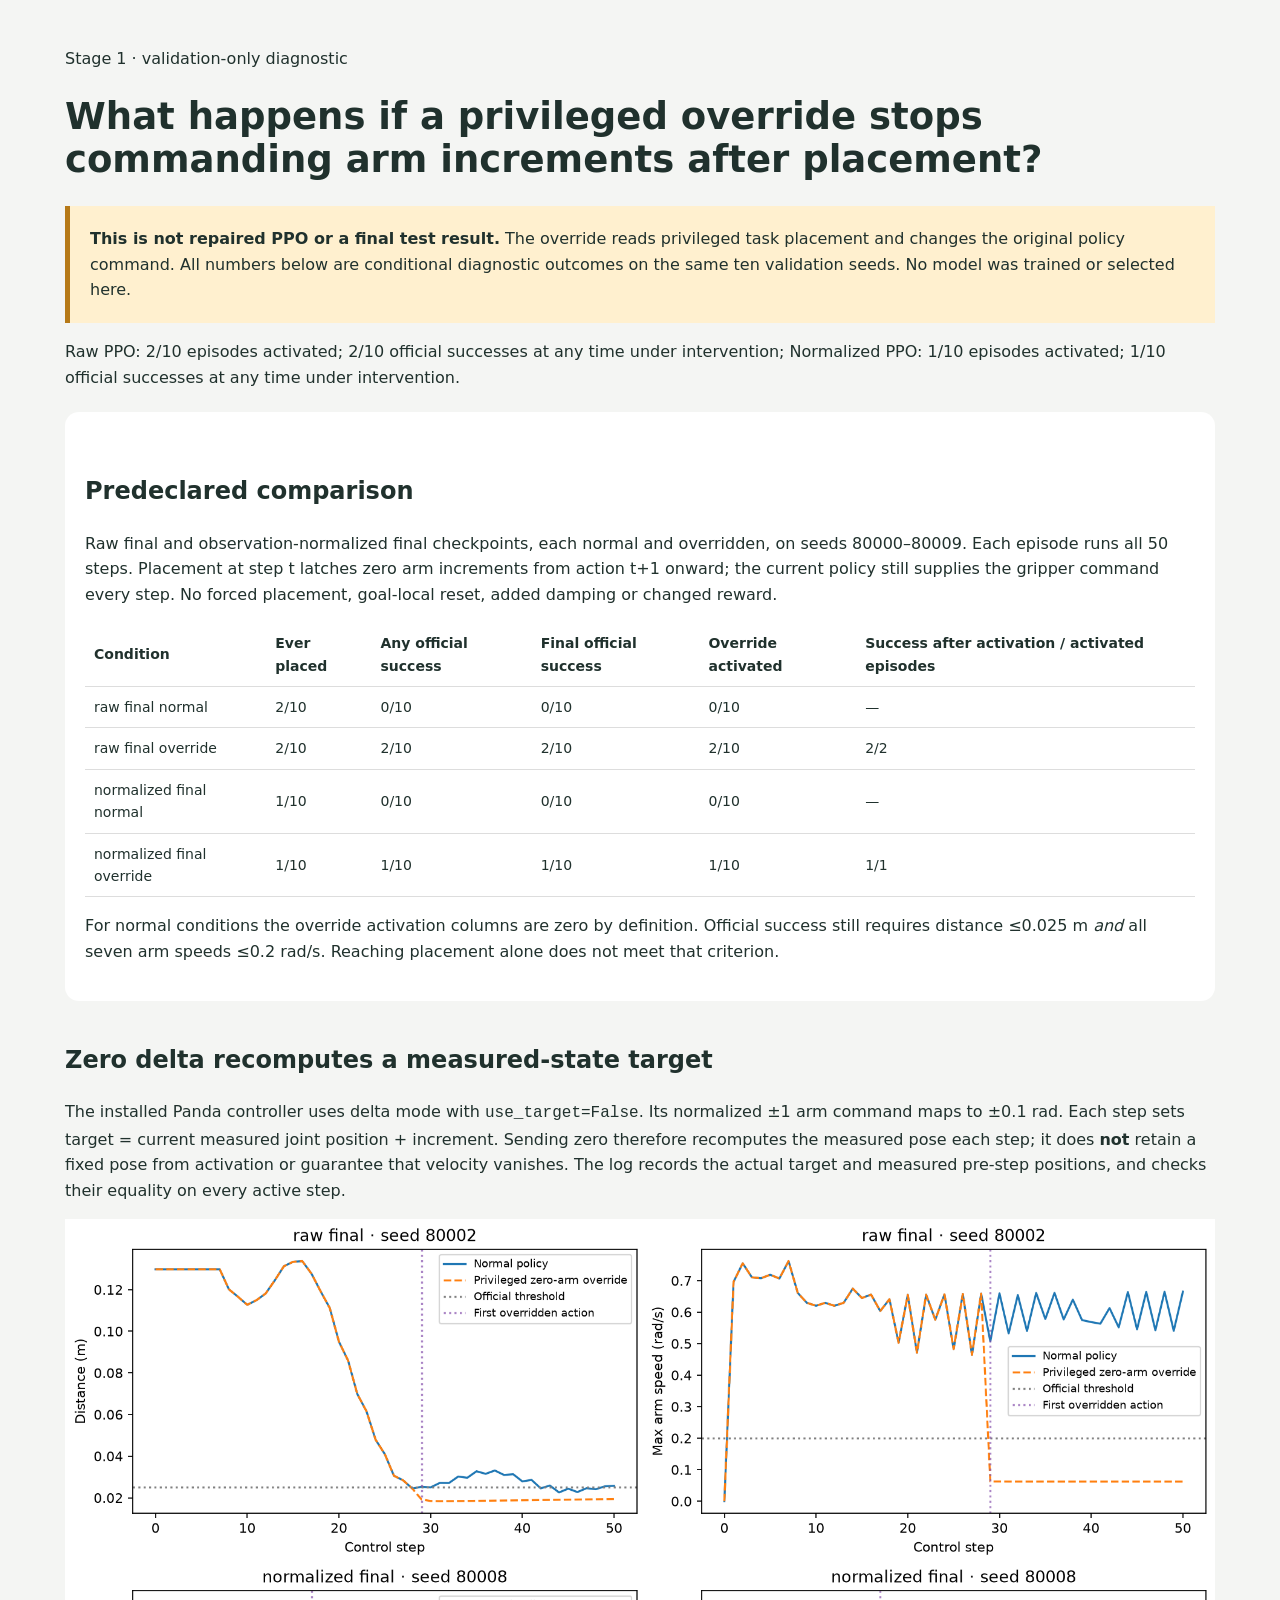
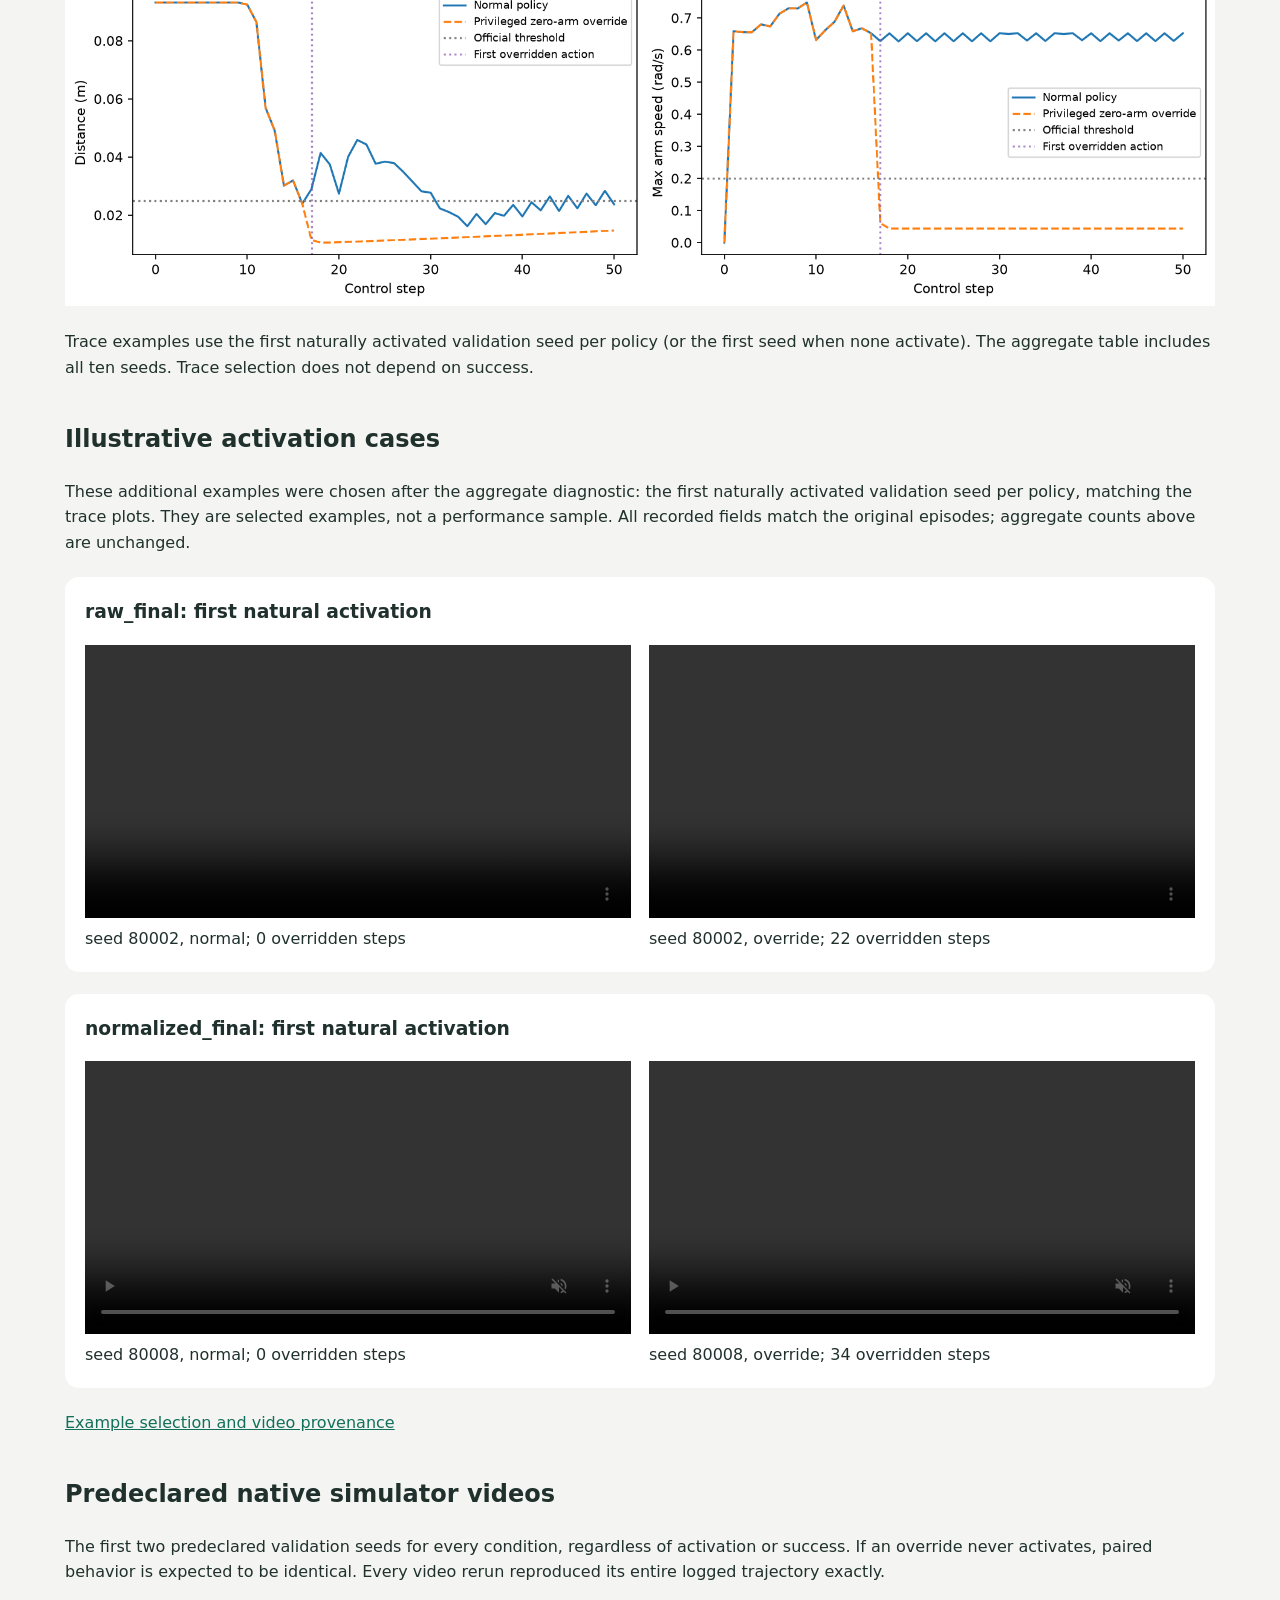
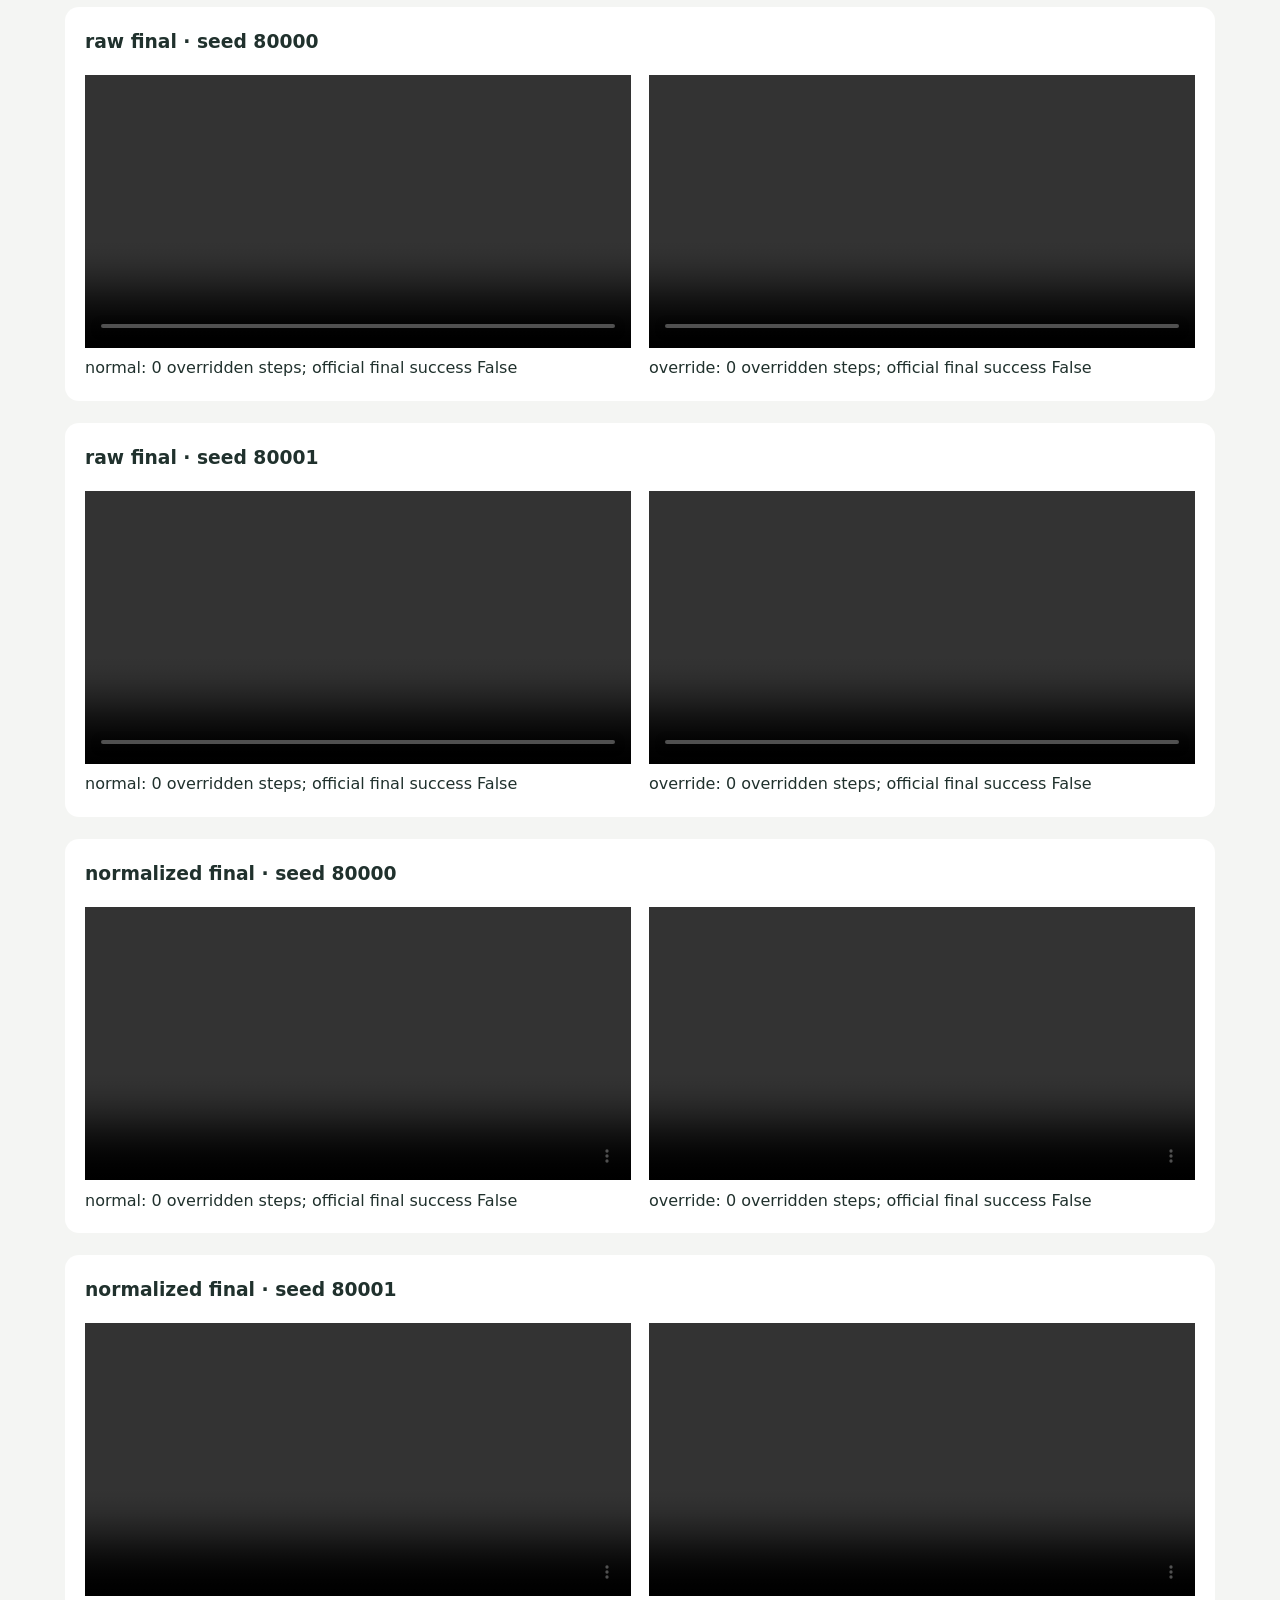
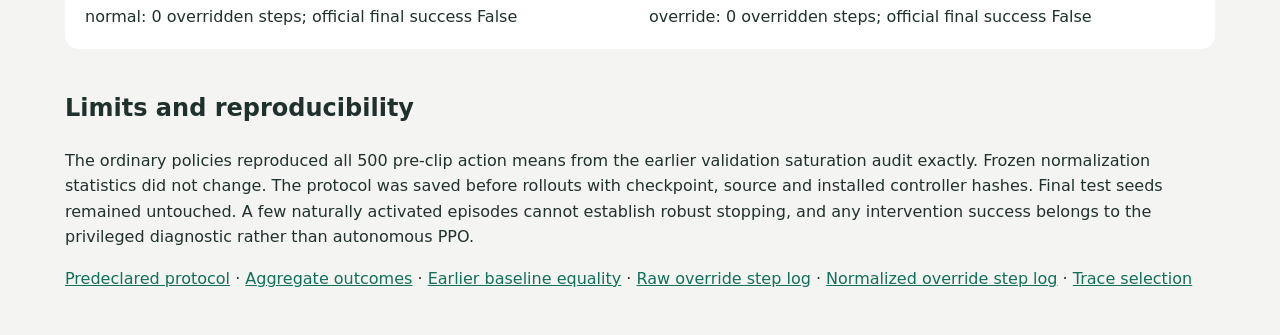
<file: learning/maniskill/evidence/pickcube_stopping/index.html>
<!doctype html><html lang="en"><meta charset="utf-8"><meta name="viewport" content="width=device-width,initial-scale=1"><title>PickCube stopping diagnostic</title><style>
body{font:16px/1.6 system-ui;background:#f4f5f3;color:#20312d;margin:0}main{max-width:1150px;margin:auto;padding:30px 20px}h1{font-size:37px;line-height:1.15}h2{margin-top:40px}.notice{background:#fff0cf;border-left:5px solid #b67917;padding:20px}.card,.pair{background:white;border-radius:14px;padding:20px;margin:22px 0}table{border-collapse:collapse;width:100%;font-size:14px}td,th{padding:9px;text-align:left;border-bottom:1px solid #ddd}.scroll{overflow:auto}.pair{display:grid;grid-template-columns:1fr 1fr;gap:18px}.pair h3{grid-column:1/-1;margin:0}figure{margin:0}video,img{width:100%}a{color:#126f59}@media(max-width:700px){.pair{grid-template-columns:1fr}h1{font-size:29px}main{padding:18px 12px}}
</style><main><p>Stage 1 · validation-only diagnostic</p><h1>What happens if a privileged override stops commanding arm increments after placement?</h1>
<div class="notice"><b>This is not repaired PPO or a final test result.</b> The override reads privileged task placement and changes the original policy command. All numbers below are conditional diagnostic outcomes on the same ten validation seeds. No model was trained or selected here.</div>
<p>Raw PPO: 2/10 episodes activated; 2/10 official successes at any time under intervention; Normalized PPO: 1/10 episodes activated; 1/10 official successes at any time under intervention.</p><div class="card"><h2>Predeclared comparison</h2><p>Raw final and observation-normalized final checkpoints, each normal and overridden, on seeds 80000–80009. Each episode runs all 50 steps. Placement at step t latches zero arm increments from action t+1 onward; the current policy still supplies the gripper command every step. No forced placement, goal-local reset, added damping or changed reward.</p>
<div class="scroll"><table><tr><th>Condition</th><th>Ever placed</th><th>Any official success</th><th>Final official success</th><th>Override activated</th><th>Success after activation / activated episodes</th></tr><tr><td>raw final normal</td><td>2/10</td><td>0/10</td><td>0/10</td><td>0/10</td><td>—</td></tr><tr><td>raw final override</td><td>2/10</td><td>2/10</td><td>2/10</td><td>2/10</td><td>2/2</td></tr><tr><td>normalized final normal</td><td>1/10</td><td>0/10</td><td>0/10</td><td>0/10</td><td>—</td></tr><tr><td>normalized final override</td><td>1/10</td><td>1/10</td><td>1/10</td><td>1/10</td><td>1/1</td></tr></table></div><p>For normal conditions the override activation columns are zero by definition. Official success still requires distance ≤0.025 m <em>and</em> all seven arm speeds ≤0.2 rad/s. Reaching placement alone does not meet that criterion.</p></div>
<h2>Zero delta recomputes a measured-state target</h2><p>The installed Panda controller uses delta mode with <code>use_target=False</code>. Its normalized ±1 arm command maps to ±0.1 rad. Each step sets target = current measured joint position + increment. Sending zero therefore recomputes the measured pose each step; it does <b>not</b> retain a fixed pose from activation or guarantee that velocity vanishes. The log records the actual target and measured pre-step positions, and checks their equality on every active step.</p>
<img src="stopping.png" alt="Paired normal and privileged-override distance and arm-speed traces"><p>Trace examples use the first naturally activated validation seed per policy (or the first seed when none activate). The aggregate table includes all ten seeds. Trace selection does not depend on success.</p>
<h2>Illustrative activation cases</h2><p>These additional examples were chosen after the aggregate diagnostic: the first naturally activated validation seed per policy, matching the trace plots. They are selected examples, not a performance sample. All recorded fields match the original episodes; aggregate counts above are unchanged.</p><section class="pair"><h3>raw_final: first natural activation</h3><figure><video controls muted preload="metadata" src="activation_raw_final_normal_seed80002.mp4"></video><figcaption>seed 80002, normal; 0 overridden steps</figcaption></figure><figure><video controls muted preload="metadata" src="activation_raw_final_override_seed80002.mp4"></video><figcaption>seed 80002, override; 22 overridden steps</figcaption></figure></section><section class="pair"><h3>normalized_final: first natural activation</h3><figure><video controls muted preload="metadata" src="activation_normalized_final_normal_seed80008.mp4"></video><figcaption>seed 80008, normal; 0 overridden steps</figcaption></figure><figure><video controls muted preload="metadata" src="activation_normalized_final_override_seed80008.mp4"></video><figcaption>seed 80008, override; 34 overridden steps</figcaption></figure></section><p><a href="activation_examples.json">Example selection and video provenance</a></p>
<h2>Predeclared native simulator videos</h2><p>The first two predeclared validation seeds for every condition, regardless of activation or success. If an override never activates, paired behavior is expected to be identical. Every video rerun reproduced its entire logged trajectory exactly.</p><section class="pair"><h3>raw final · seed 80000</h3><figure><video controls muted loop preload="metadata" src="video_raw_final_normal_seed80000.mp4"></video><figcaption>normal: 0 overridden steps; official final success False</figcaption></figure><figure><video controls muted loop preload="metadata" src="video_raw_final_override_seed80000.mp4"></video><figcaption>override: 0 overridden steps; official final success False</figcaption></figure></section><section class="pair"><h3>raw final · seed 80001</h3><figure><video controls muted loop preload="metadata" src="video_raw_final_normal_seed80001.mp4"></video><figcaption>normal: 0 overridden steps; official final success False</figcaption></figure><figure><video controls muted loop preload="metadata" src="video_raw_final_override_seed80001.mp4"></video><figcaption>override: 0 overridden steps; official final success False</figcaption></figure></section><section class="pair"><h3>normalized final · seed 80000</h3><figure><video controls muted loop preload="metadata" src="video_normalized_final_normal_seed80000.mp4"></video><figcaption>normal: 0 overridden steps; official final success False</figcaption></figure><figure><video controls muted loop preload="metadata" src="video_normalized_final_override_seed80000.mp4"></video><figcaption>override: 0 overridden steps; official final success False</figcaption></figure></section><section class="pair"><h3>normalized final · seed 80001</h3><figure><video controls muted loop preload="metadata" src="video_normalized_final_normal_seed80001.mp4"></video><figcaption>normal: 0 overridden steps; official final success False</figcaption></figure><figure><video controls muted loop preload="metadata" src="video_normalized_final_override_seed80001.mp4"></video><figcaption>override: 0 overridden steps; official final success False</figcaption></figure></section>
<h2>Limits and reproducibility</h2><p>The ordinary policies reproduced all 500 pre-clip action means from the earlier validation saturation audit exactly. Frozen normalization statistics did not change. The protocol was saved before rollouts with checkpoint, source and installed controller hashes. Final test seeds remained untouched. A few naturally activated episodes cannot establish robust stopping, and any intervention success belongs to the privileged diagnostic rather than autonomous PPO.</p><p><a href="protocol.json">Predeclared protocol</a> · <a href="comparison.json">Aggregate outcomes</a> · <a href="baseline_equality.json">Earlier baseline equality</a> · <a href="raw_final_override.json">Raw override step log</a> · <a href="normalized_final_override.json">Normalized override step log</a> · <a href="plot_examples.json">Trace selection</a></p></main></html>
</file>
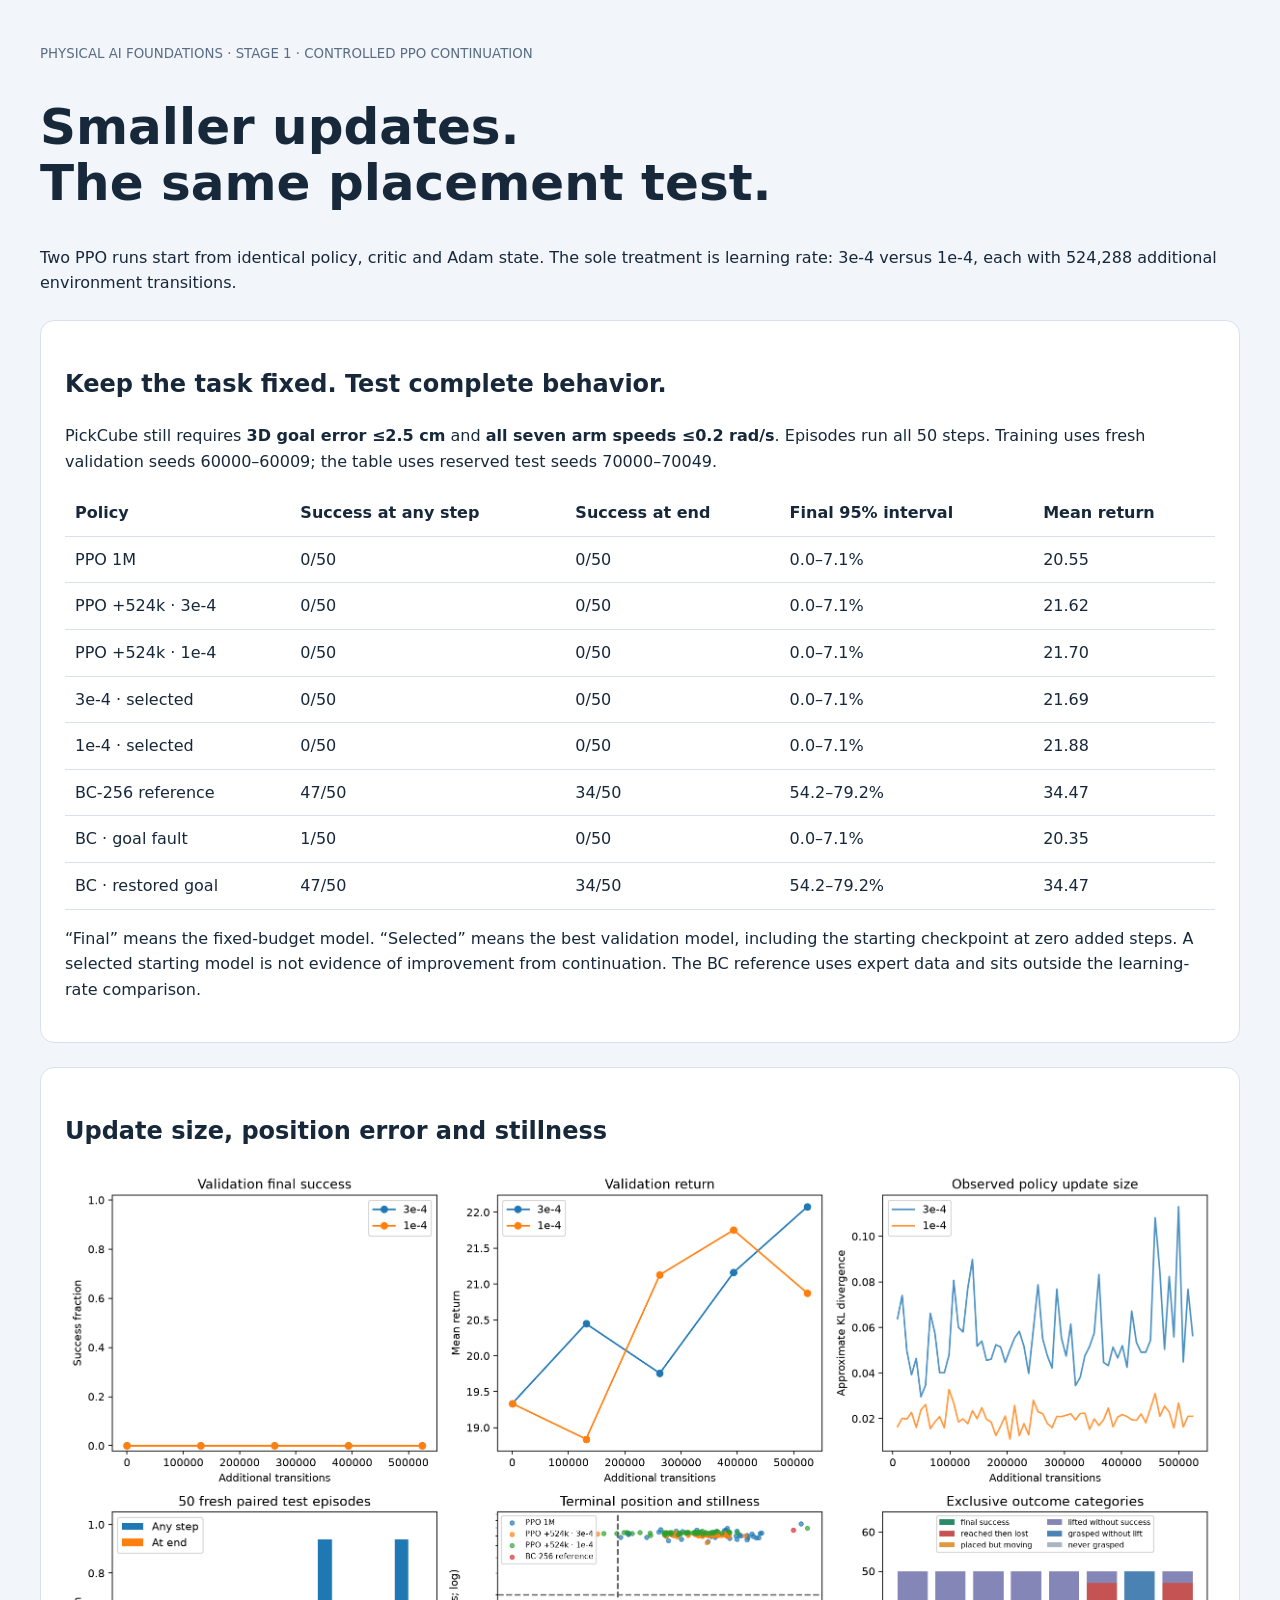
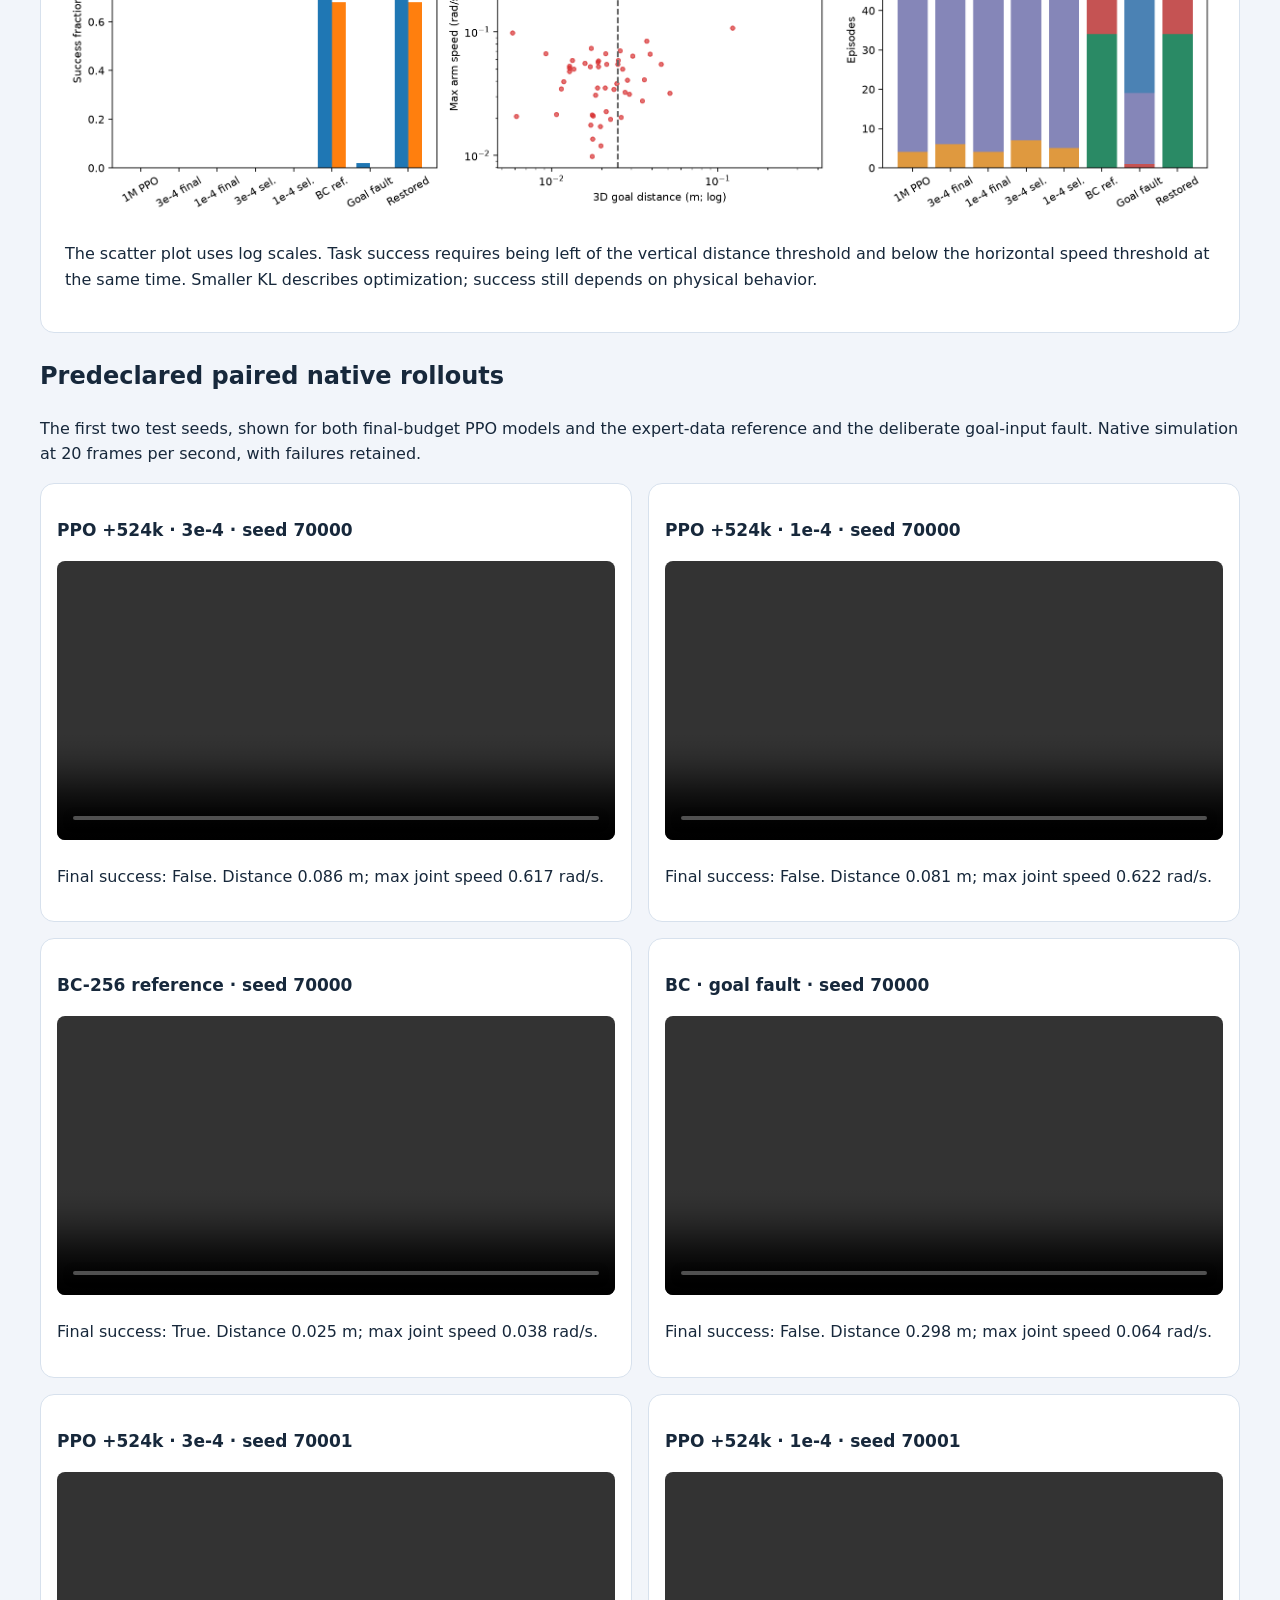
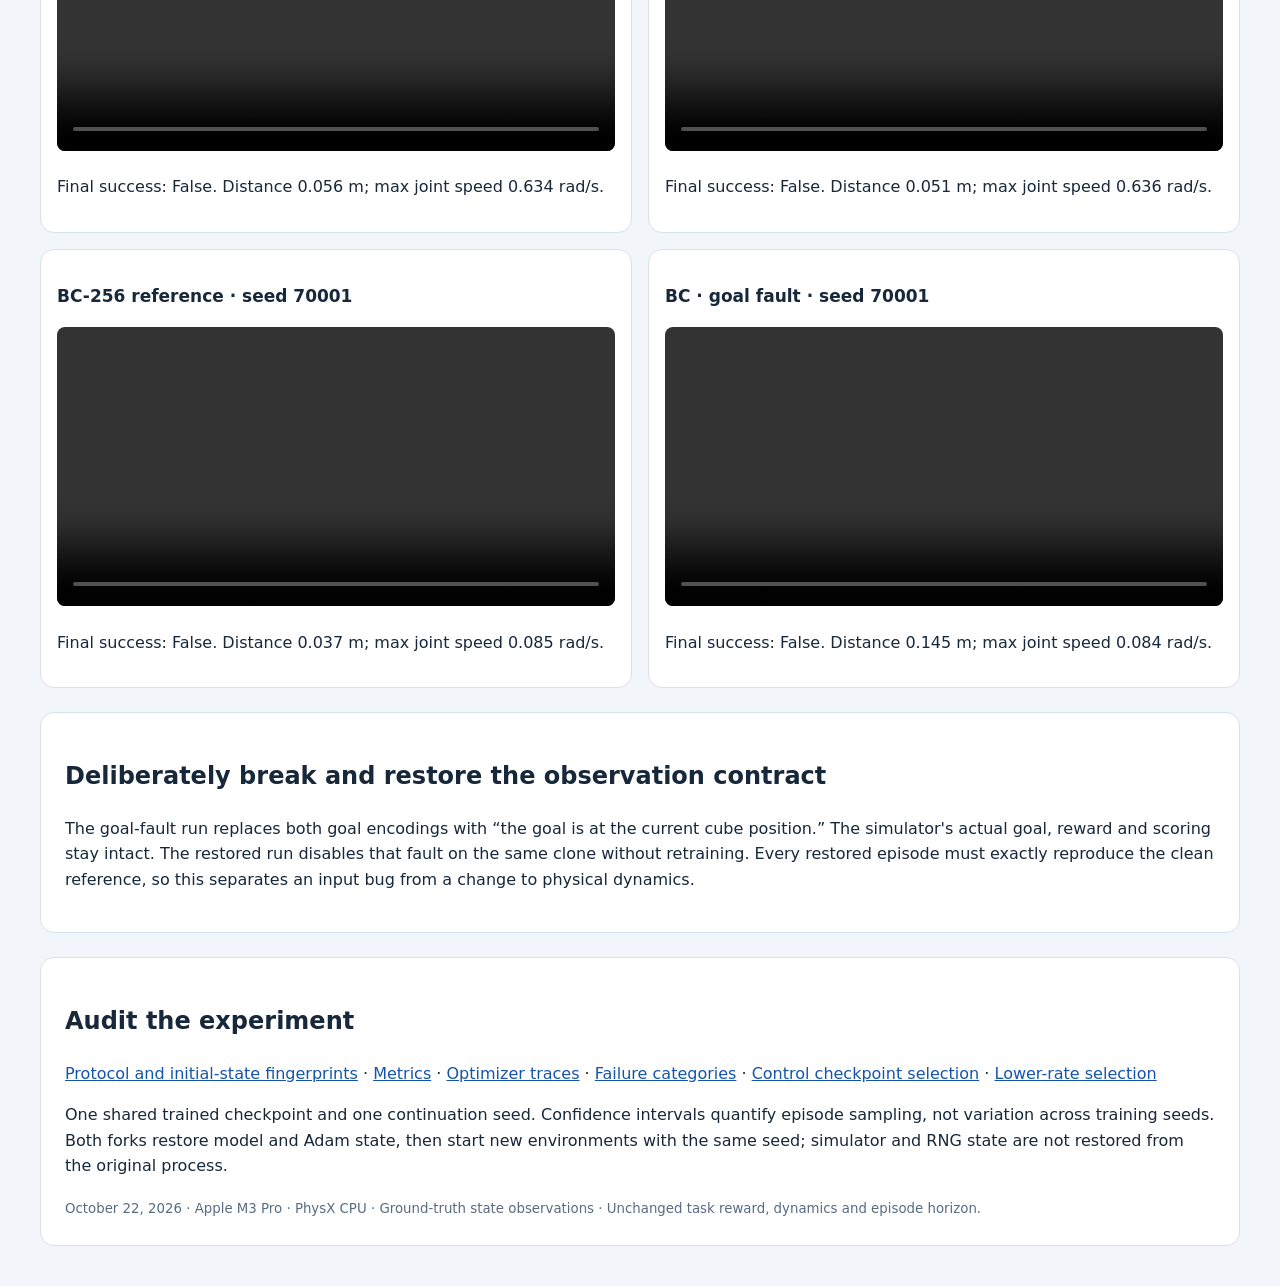
<file: learning/maniskill/evidence/ppo_debug/index.html>
<!doctype html>
<html lang="en">
  <meta charset="utf-8" /><meta
    name="viewport"
    content="width=device-width,initial-scale=1"
  /><title>PickCube · Smaller updates, same task</title>
  <style>
    body {
      font: 16px/1.6 system-ui;
      color: #17283b;
      background: #f2f5fa;
      margin: 0;
    }
    main {
      max-width: 1200px;
      margin: 40px auto;
      padding: 0 24px;
    }
    h1 {
      font-size: clamp(30px, 5vw, 50px);
      line-height: 1.12;
    }
    section,
    article {
      background: white;
      border: 1px solid #d7e1ed;
      border-radius: 14px;
      padding: 24px;
      margin: 24px 0;
    }
    img,
    video {
      width: 100%;
      border-radius: 8px;
    }
    .videos {
      display: grid;
      grid-template-columns: repeat(2, minmax(0, 1fr));
      gap: 16px;
    }
    .videos article {
      margin: 0;
      padding: 16px;
    }
    .table {
      overflow-x: auto;
    }
    table {
      width: 100%;
      border-collapse: collapse;
    }
    td,
    th {
      text-align: left;
      border-bottom: 1px solid #d7e1ed;
      padding: 10px;
    }
    small {
      color: #586c83;
    }
    a {
      color: #1554ac;
    }
    h3 {
      font-size: 17px;
    }
    @media (max-width: 800px) {
      .videos {
        grid-template-columns: 1fr;
      }
      main {
        padding: 0 12px;
      }
      section {
        padding: 16px;
      }
    }
  </style>
  <main>
    <small
      >PHYSICAL AI FOUNDATIONS · STAGE 1 · CONTROLLED PPO CONTINUATION</small
    >
    <h1>Smaller updates.<br />The same placement test.</h1>
    <p>
      Two PPO runs start from identical policy, critic and Adam state. The sole
      treatment is learning rate: 3e-4 versus 1e-4, each with 524,288 additional
      environment transitions.
    </p>
    <section>
      <h2>Keep the task fixed. Test complete behavior.</h2>
      <p>
        PickCube still requires <strong>3D goal error ≤2.5 cm</strong> and
        <strong>all seven arm speeds ≤0.2 rad/s</strong>. Episodes run all 50
        steps. Training uses fresh validation seeds 60000–60009; the table uses
        reserved test seeds 70000–70049.
      </p>
      <div class="table">
        <table>
          <thead>
            <tr>
              <th>Policy</th>
              <th>Success at any step</th>
              <th>Success at end</th>
              <th>Final 95% interval</th>
              <th>Mean return</th>
            </tr>
          </thead>
          <tbody>
            <tr><td>PPO 1M</td><td>0/50</td><td>0/50</td><td>0.0–7.1%</td><td>20.55</td></tr><tr><td>PPO +524k · 3e-4</td><td>0/50</td><td>0/50</td><td>0.0–7.1%</td><td>21.62</td></tr><tr><td>PPO +524k · 1e-4</td><td>0/50</td><td>0/50</td><td>0.0–7.1%</td><td>21.70</td></tr><tr><td>3e-4 · selected</td><td>0/50</td><td>0/50</td><td>0.0–7.1%</td><td>21.69</td></tr><tr><td>1e-4 · selected</td><td>0/50</td><td>0/50</td><td>0.0–7.1%</td><td>21.88</td></tr><tr><td>BC-256 reference</td><td>47/50</td><td>34/50</td><td>54.2–79.2%</td><td>34.47</td></tr><tr><td>BC · goal fault</td><td>1/50</td><td>0/50</td><td>0.0–7.1%</td><td>20.35</td></tr><tr><td>BC · restored goal</td><td>47/50</td><td>34/50</td><td>54.2–79.2%</td><td>34.47</td></tr>
          </tbody>
        </table>
      </div>
      <p>
        “Final” means the fixed-budget model. “Selected” means the best
        validation model, including the starting checkpoint at zero added steps.
        A selected starting model is not evidence of improvement from
        continuation. The BC reference uses expert data and sits outside the
        learning-rate comparison.
      </p>
    </section>
    <section>
      <h2>Update size, position error and stillness</h2>
      <a href="results.png"
        ><img
          src="results.png"
          alt="Validation success and return, policy KL divergence, fresh test success, final goal error versus joint velocity, and failure categories"
      /></a>
      <p>
        The scatter plot uses log scales. Task success requires being left of
        the vertical distance threshold and below the horizontal speed threshold
        at the same time. Smaller KL describes optimization; success still
        depends on physical behavior.
      </p>
    </section>
    <h2>Predeclared paired native rollouts</h2>
    <p>
      The first two test seeds, shown for both final-budget PPO models and the
      expert-data reference and the deliberate goal-input fault. Native simulation at 20 frames per second, with
      failures retained.
    </p>
    <div class="videos"><article><h3>PPO +524k · 3e-4 · seed 70000</h3><video controls muted preload="metadata" src="control_final_seed70000.mp4"></video><p>Final success: False. Distance 0.086 m; max joint speed 0.617 rad/s.</p></article><article><h3>PPO +524k · 1e-4 · seed 70000</h3><video controls muted preload="metadata" src="slow_final_seed70000.mp4"></video><p>Final success: False. Distance 0.081 m; max joint speed 0.622 rad/s.</p></article><article><h3>BC-256 reference · seed 70000</h3><video controls muted preload="metadata" src="bc_reference_seed70000.mp4"></video><p>Final success: True. Distance 0.025 m; max joint speed 0.038 rad/s.</p></article><article><h3>BC · goal fault · seed 70000</h3><video controls muted preload="metadata" src="bc_goal_fault_seed70000.mp4"></video><p>Final success: False. Distance 0.298 m; max joint speed 0.064 rad/s.</p></article><article><h3>PPO +524k · 3e-4 · seed 70001</h3><video controls muted preload="metadata" src="control_final_seed70001.mp4"></video><p>Final success: False. Distance 0.056 m; max joint speed 0.634 rad/s.</p></article><article><h3>PPO +524k · 1e-4 · seed 70001</h3><video controls muted preload="metadata" src="slow_final_seed70001.mp4"></video><p>Final success: False. Distance 0.051 m; max joint speed 0.636 rad/s.</p></article><article><h3>BC-256 reference · seed 70001</h3><video controls muted preload="metadata" src="bc_reference_seed70001.mp4"></video><p>Final success: False. Distance 0.037 m; max joint speed 0.085 rad/s.</p></article><article><h3>BC · goal fault · seed 70001</h3><video controls muted preload="metadata" src="bc_goal_fault_seed70001.mp4"></video><p>Final success: False. Distance 0.145 m; max joint speed 0.084 rad/s.</p></article></div>
    <section>
      <h2>Deliberately break and restore the observation contract</h2>
      <p>
        The goal-fault run replaces both goal encodings with “the goal is at the
        current cube position.” The simulator's actual goal, reward and scoring
        stay intact. The restored run disables that fault on the same clone
        without retraining. Every restored episode must exactly reproduce the
        clean reference, so this separates an input bug from a change to
        physical dynamics.
      </p>
    </section>
    <section>
      <h2>Audit the experiment</h2>
      <p>
        <a href="protocol.json">Protocol and initial-state fingerprints</a> ·
        <a href="comparison.json">Metrics</a> ·
        <a href="optimization.json">Optimizer traces</a> ·
        <a href="failures.json">Failure categories</a> ·
        <a href="control_selected.json">Control checkpoint selection</a> ·
        <a href="slow_selected.json">Lower-rate selection</a>
      </p>
      <p>
        One shared trained checkpoint and one continuation seed. Confidence
        intervals quantify episode sampling, not variation across training
        seeds. Both forks restore model and Adam state, then start new
        environments with the same seed; simulator and RNG state are not
        restored from the original process.
      </p>
      <small
        >October 22, 2026 · Apple M3 Pro · PhysX CPU · Ground-truth state
        observations · Unchanged task reward, dynamics and episode
        horizon.</small
      >
    </section>
  </main>
</html>
</file>
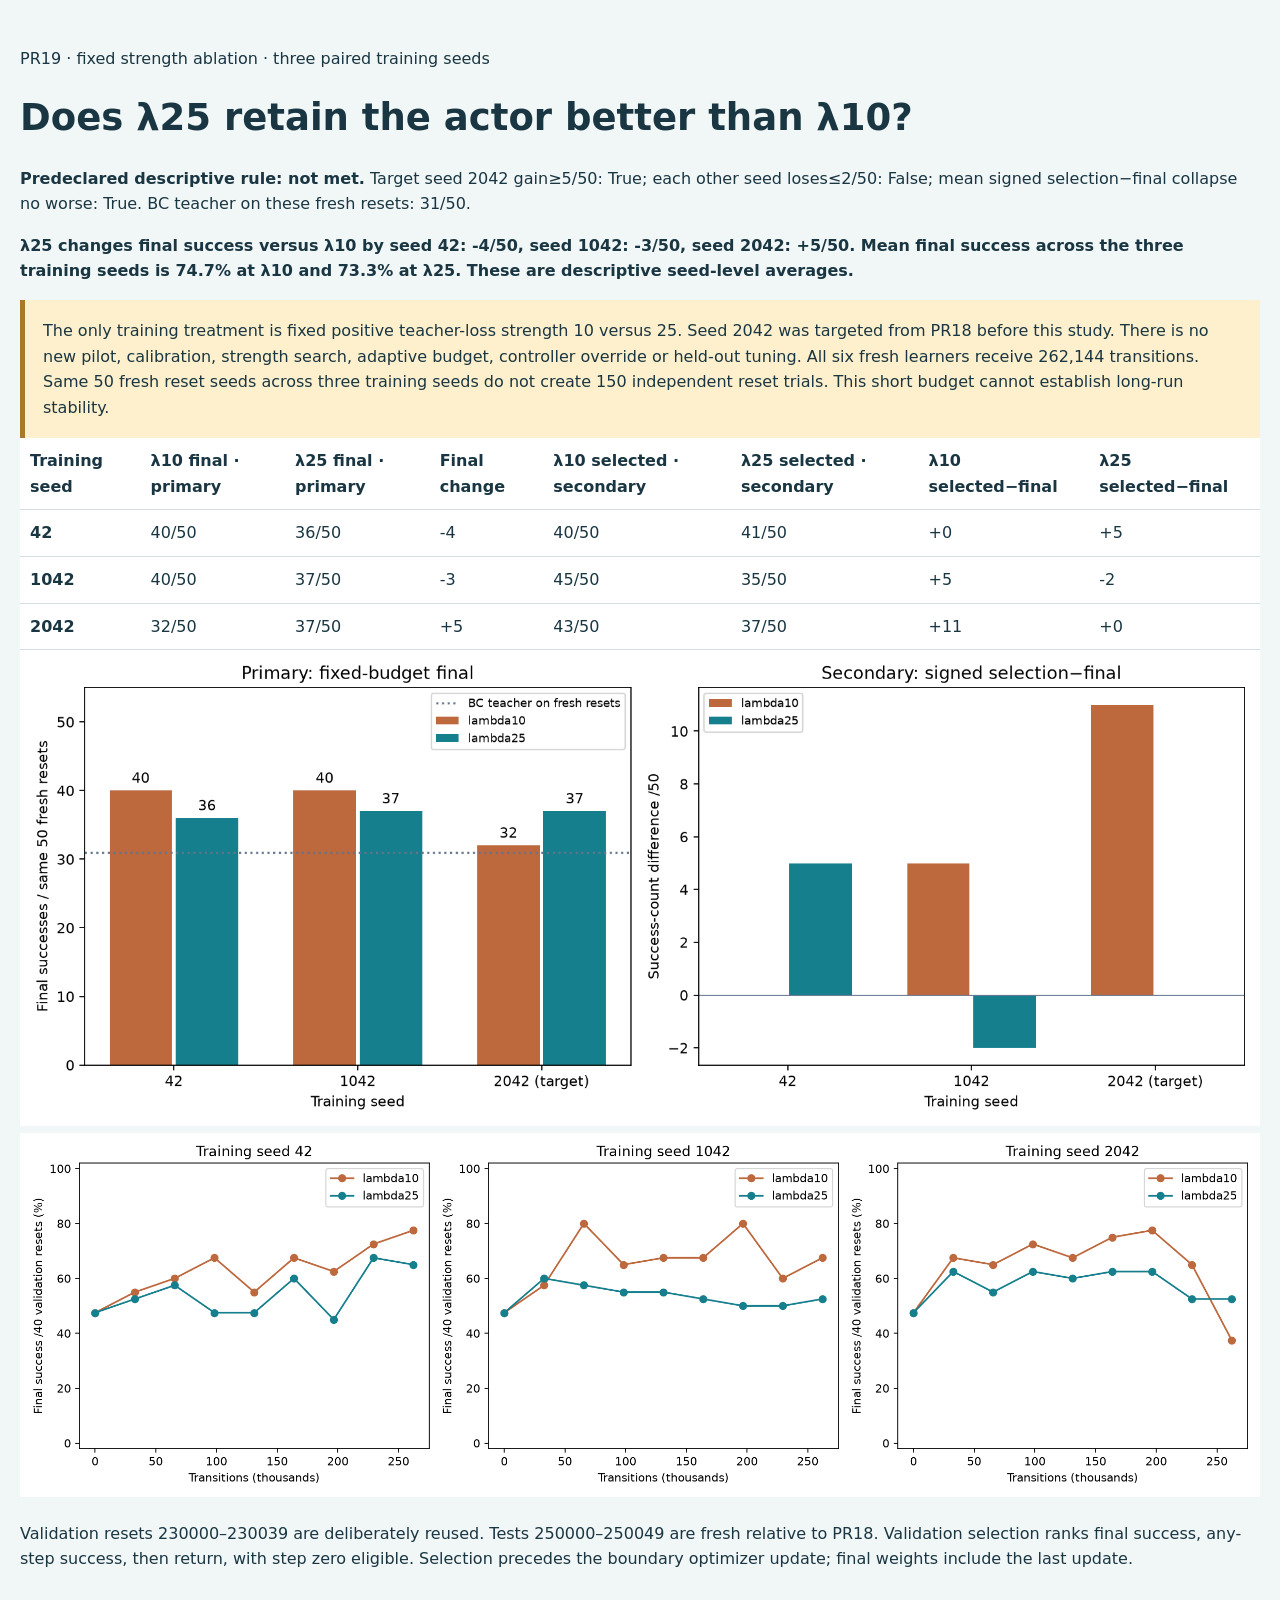
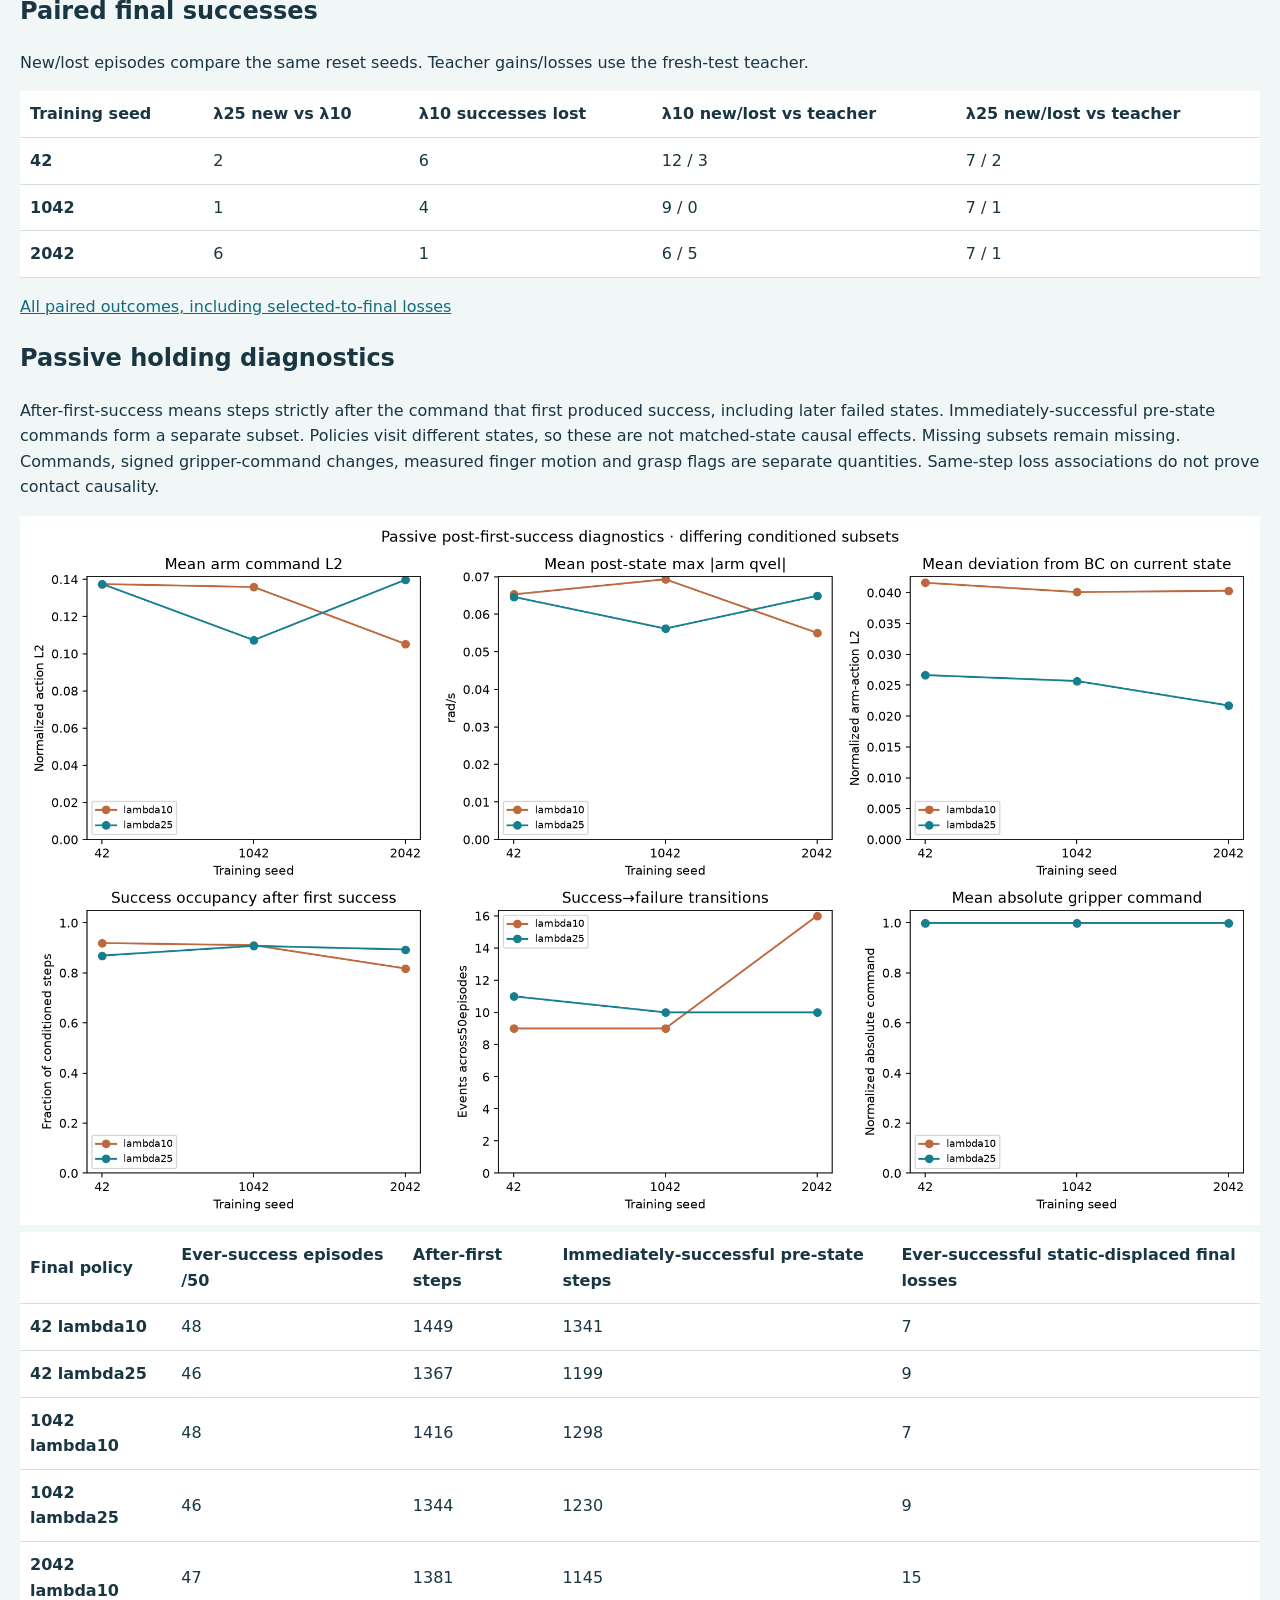
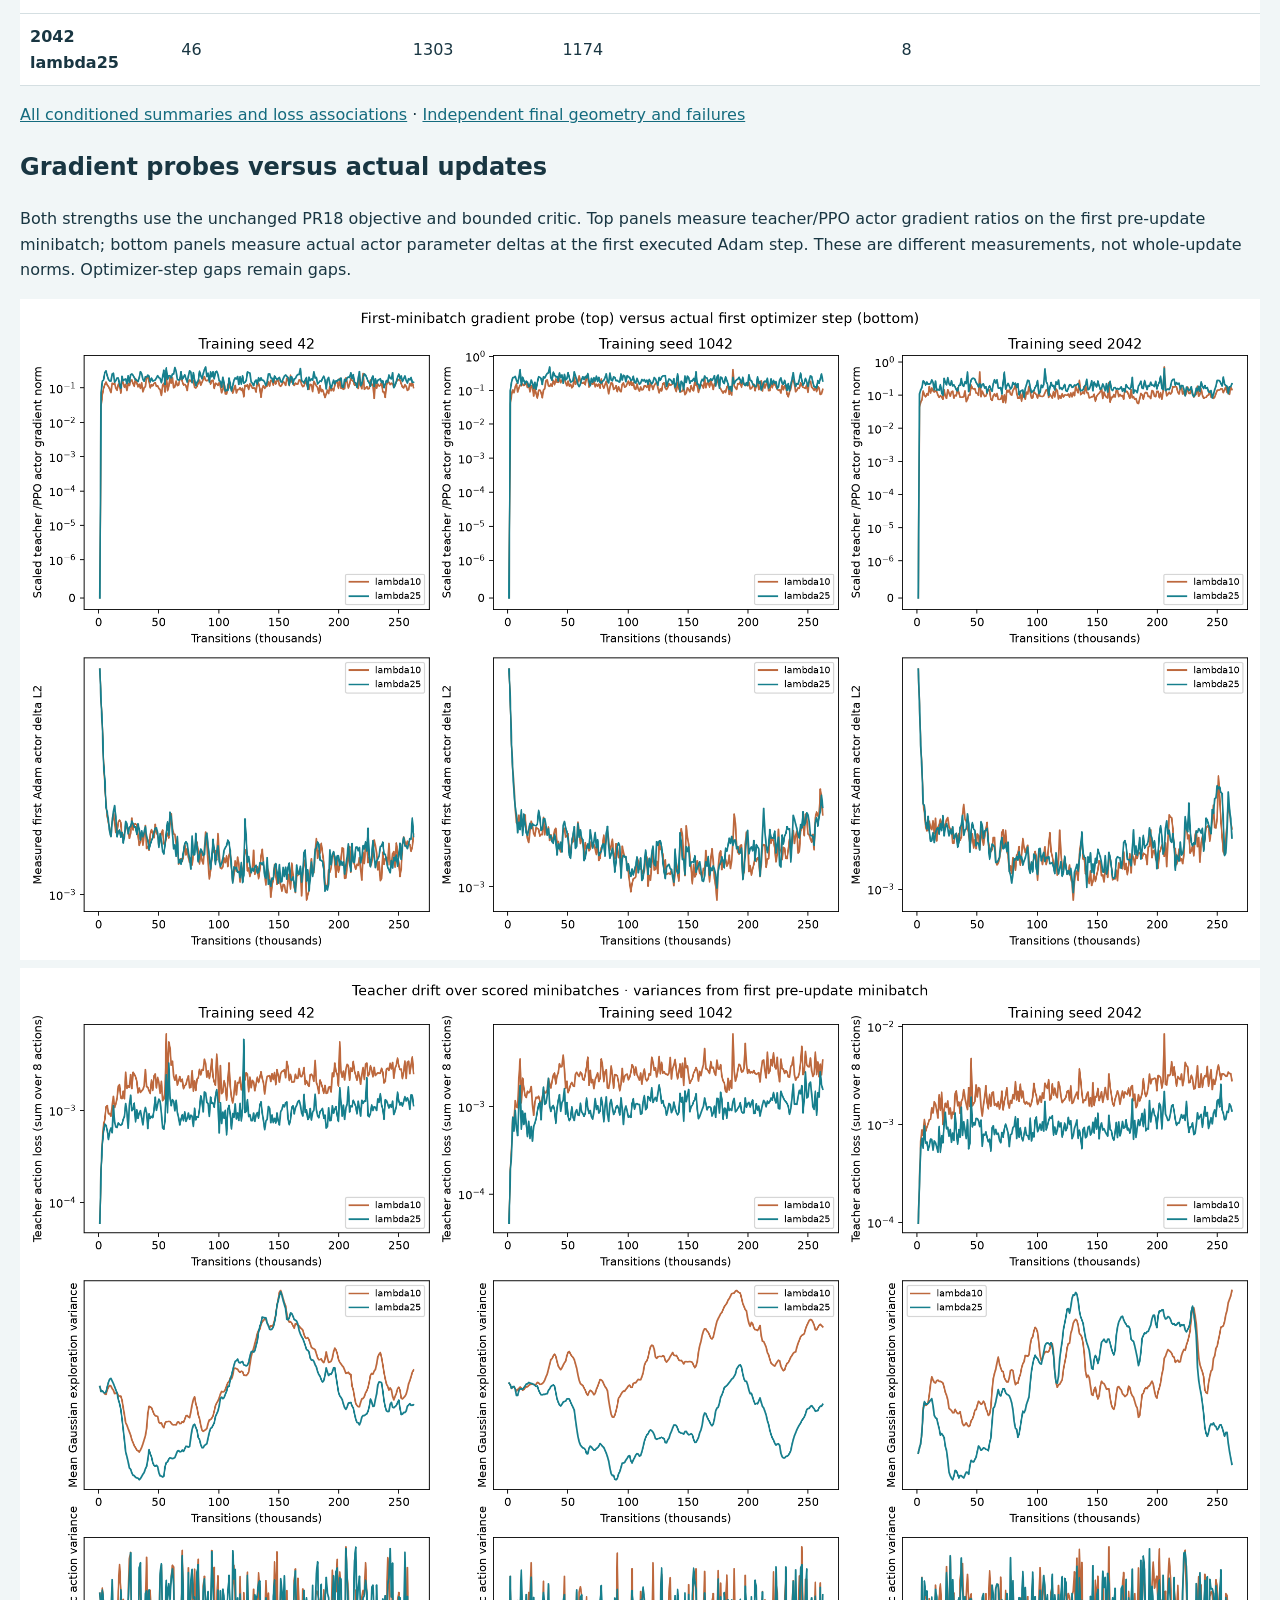
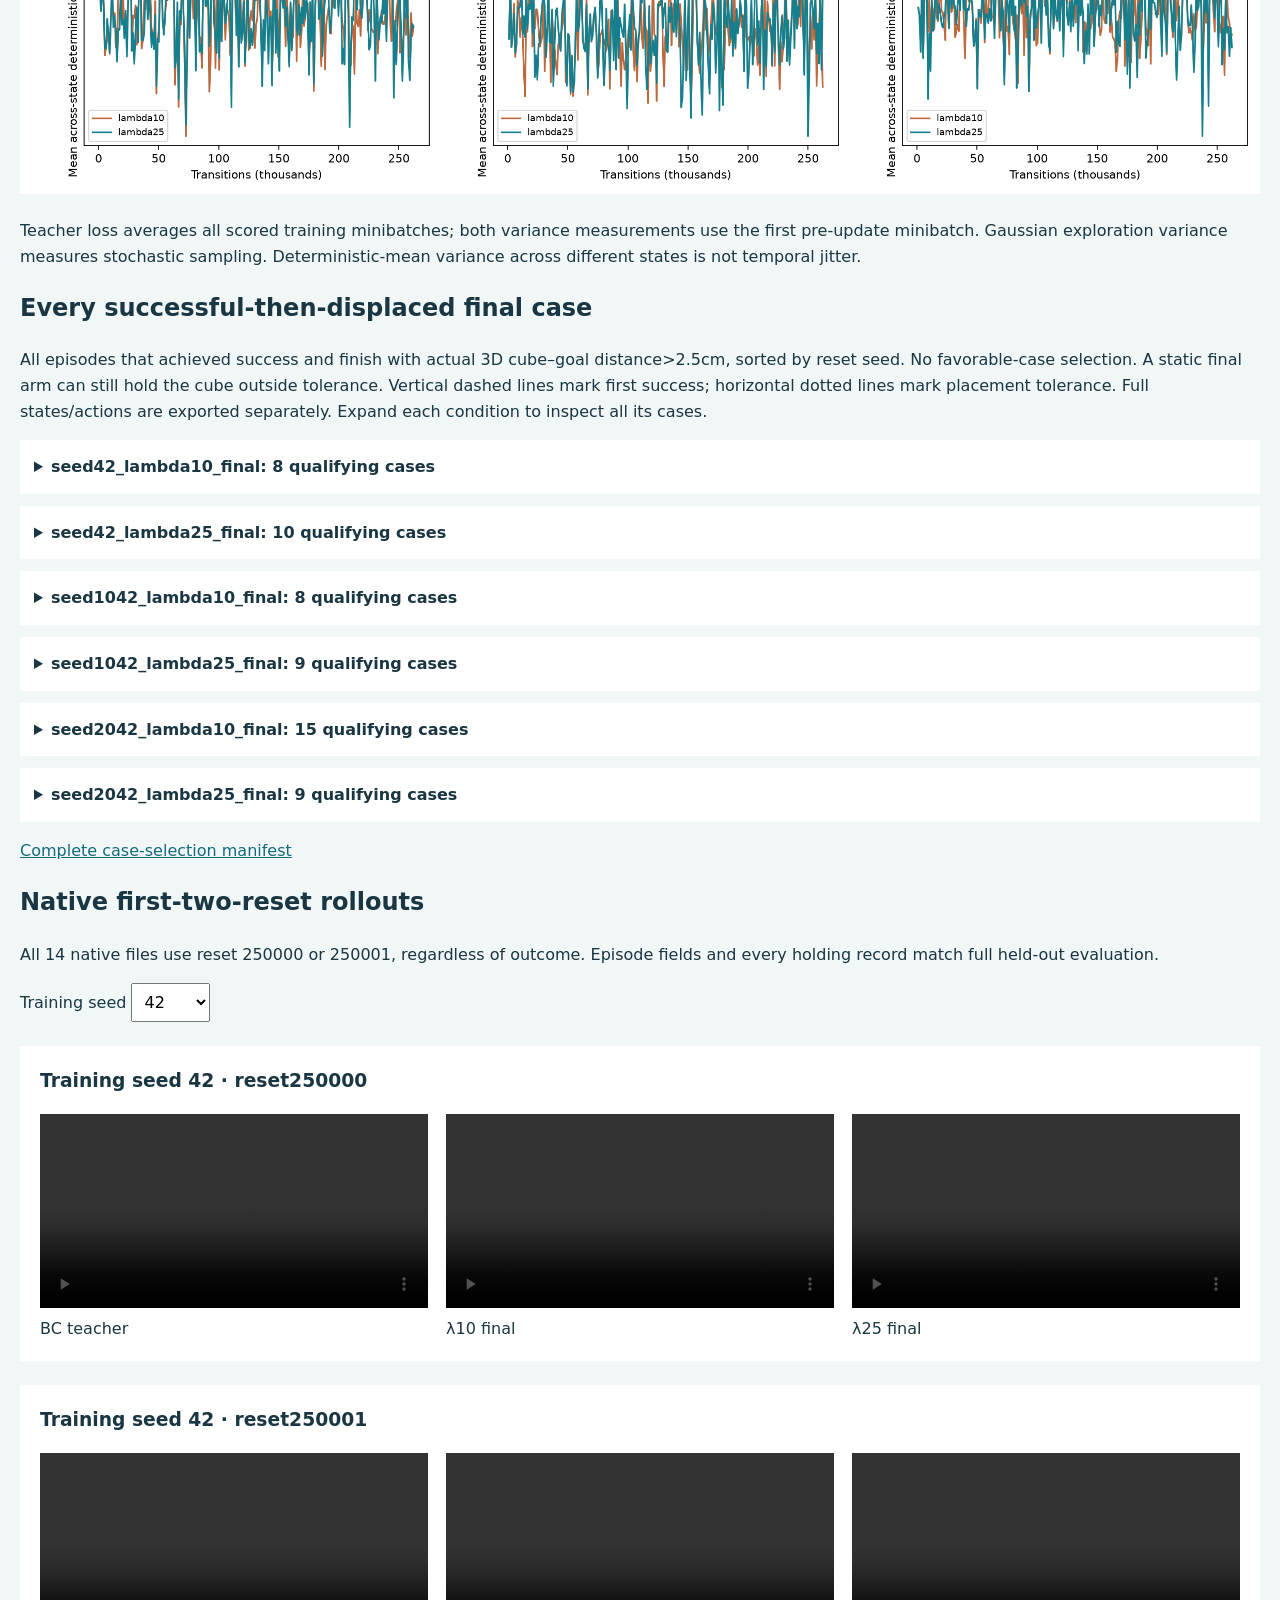
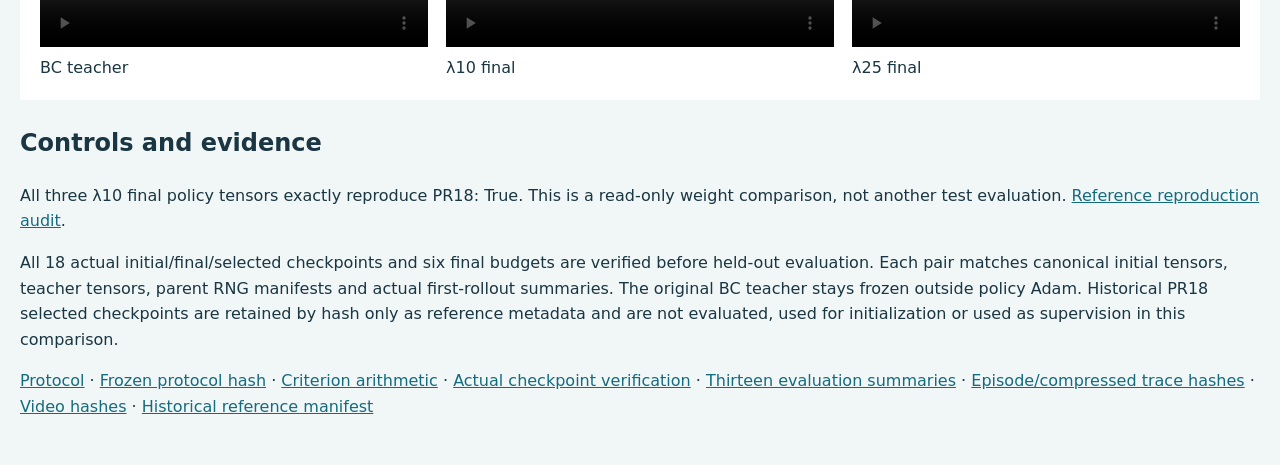
<file: learning/maniskill/evidence/retention_strength/index.html>
<!doctype html><html lang="en"><meta charset="utf-8"><meta name="viewport" content="width=device-width,initial-scale=1"><title>PickCube fixed retention strength</title><style>body{font:16px/1.6 system-ui;background:#f1f6f7;color:#193642;margin:0}main{max-width:1280px;margin:auto;padding:30px 20px}h1{font-size:37px;line-height:1.2}.notice{background:#fff0cd;border-left:5px solid #a77928;padding:18px}table{border-collapse:collapse;width:100%;background:white}td,th{padding:10px;text-align:left;border-bottom:1px solid #d5dfe2}.scroll{overflow:auto}img,video{width:100%}.videos{display:grid;grid-template-columns:repeat(3,1fr);gap:18px;background:white;padding:20px;margin:24px 0}.videos h3{grid-column:1/-1;margin:0}figure{margin:0}details{background:white;padding:14px;margin:12px 0}summary{font-weight:600;cursor:pointer}[hidden]{display:none!important}a{color:#146b7e}select{font:inherit;padding:8px}@media(max-width:750px){.videos{grid-template-columns:1fr}h1{font-size:28px}}</style><main><p>PR19 · fixed strength ablation · three paired training seeds</p><h1>Does λ25 retain the actor better than λ10?</h1><p><strong>Predeclared descriptive rule: not met.</strong> Target seed 2042 gain≥5/50: True; each other seed loses≤2/50: False; mean signed selection−final collapse no worse: True. BC teacher on these fresh resets: 31/50.</p><p><strong>λ25 changes final success versus λ10 by seed 42: -4/50, seed 1042: -3/50, seed 2042: +5/50. Mean final success across the three training seeds is 74.7% at λ10 and 73.3% at λ25. These are descriptive seed-level averages.</strong></p><div class="notice">The only training treatment is fixed positive teacher-loss strength 10 versus 25. Seed 2042 was targeted from PR18 before this study. There is no new pilot, calibration, strength search, adaptive budget, controller override or held-out tuning. All six fresh learners receive 262,144 transitions. Same 50 fresh reset seeds across three training seeds do not create 150 independent reset trials. This short budget cannot establish long-run stability.</div><div class="scroll"><table><tr><th>Training seed</th><th>λ10 final · primary</th><th>λ25 final · primary</th><th>Final change</th><th>λ10 selected · secondary</th><th>λ25 selected · secondary</th><th>λ10 selected−final</th><th>λ25 selected−final</th></tr><tr><th>42</th><td>40/50</td><td>36/50</td><td>-4</td><td>40/50</td><td>41/50</td><td>+0</td><td>+5</td></tr><tr><th>1042</th><td>40/50</td><td>37/50</td><td>-3</td><td>45/50</td><td>35/50</td><td>+5</td><td>-2</td></tr><tr><th>2042</th><td>32/50</td><td>37/50</td><td>+5</td><td>43/50</td><td>37/50</td><td>+11</td><td>+0</td></tr></table></div><img src="outcomes.png" alt="Three-seed primary final outcomes and secondary signed collapse"><img src="validation.png" alt="Forty-reset validation curves for both strengths in all seeds"><p>Validation resets 230000–230039 are deliberately reused. Tests 250000–250049 are fresh relative to PR18. Validation selection ranks final success, any-step success, then return, with step zero eligible. Selection precedes the boundary optimizer update; final weights include the last update.</p><h2>Paired final successes</h2><p>New/lost episodes compare the same reset seeds. Teacher gains/losses use the fresh-test teacher.</p><div class="scroll"><table><tr><th>Training seed</th><th>λ25 new vs λ10</th><th>λ10 successes lost</th><th>λ10 new/lost vs teacher</th><th>λ25 new/lost vs teacher</th></tr><tr><th>42</th><td>2</td><td>6</td><td>12 / 3</td><td>7 / 2</td></tr><tr><th>1042</th><td>1</td><td>4</td><td>9 / 0</td><td>7 / 1</td></tr><tr><th>2042</th><td>6</td><td>1</td><td>6 / 5</td><td>7 / 1</td></tr></table></div><p><a href="paired_outcomes.json">All paired outcomes, including selected-to-final losses</a></p><h2>Passive holding diagnostics</h2><p>After-first-success means steps strictly after the command that first produced success, including later failed states. Immediately-successful pre-state commands form a separate subset. Policies visit different states, so these are not matched-state causal effects. Missing subsets remain missing. Commands, signed gripper-command changes, measured finger motion and grasp flags are separate quantities. Same-step loss associations do not prove contact causality.</p><img src="holding.png" alt="Mean post-success commands, speeds, BC drift, occupancy and losses"><div class="scroll"><table><tr><th>Final policy</th><th>Ever-success episodes /50</th><th>After-first steps</th><th>Immediately-successful pre-state steps</th><th>Ever-successful static-displaced final losses</th></tr><tr><th>42 lambda10</th><td>48</td><td>1449</td><td>1341</td><td>7</td></tr><tr><th>42 lambda25</th><td>46</td><td>1367</td><td>1199</td><td>9</td></tr><tr><th>1042 lambda10</th><td>48</td><td>1416</td><td>1298</td><td>7</td></tr><tr><th>1042 lambda25</th><td>46</td><td>1344</td><td>1230</td><td>9</td></tr><tr><th>2042 lambda10</th><td>47</td><td>1381</td><td>1145</td><td>15</td></tr><tr><th>2042 lambda25</th><td>46</td><td>1303</td><td>1174</td><td>8</td></tr></table></div><p><a href="holding.json">All conditioned summaries and loss associations</a> · <a href="geometry.json">Independent final geometry and failures</a></p><h2>Gradient probes versus actual updates</h2><p>Both strengths use the unchanged PR18 objective and bounded critic. Top panels measure teacher/PPO actor gradient ratios on the first pre-update minibatch; bottom panels measure actual actor parameter deltas at the first executed Adam step. These are different measurements, not whole-update norms. Optimizer-step gaps remain gaps.</p><img src="objectives.png" alt="Separate first-minibatch objective probes and first actual Adam actor deltas"><img src="drift.png" alt="Teacher action loss, Gaussian exploration variance and separate across-state action variance"><p>Teacher loss averages all scored training minibatches; both variance measurements use the first pre-update minibatch. Gaussian exploration variance measures stochastic sampling. Deterministic-mean variance across different states is not temporal jitter.</p><h2>Every successful-then-displaced final case</h2><p>All episodes that achieved success and finish with actual 3D cube–goal distance&gt;2.5cm, sorted by reset seed. No favorable-case selection. A static final arm can still hold the cube outside tolerance. Vertical dashed lines mark first success; horizontal dotted lines mark placement tolerance. Full states/actions are exported separately. Expand each condition to inspect all its cases.</p><details><summary>seed42_lambda10_final: 8 qualifying cases</summary><img loading="lazy" src="trajectories_seed42_lambda10_final_01.png" alt="All successful-then-displaced cube-goal distance trajectories"></details><details><summary>seed42_lambda25_final: 10 qualifying cases</summary><img loading="lazy" src="trajectories_seed42_lambda25_final_01.png" alt="All successful-then-displaced cube-goal distance trajectories"></details><details><summary>seed1042_lambda10_final: 8 qualifying cases</summary><img loading="lazy" src="trajectories_seed1042_lambda10_final_01.png" alt="All successful-then-displaced cube-goal distance trajectories"></details><details><summary>seed1042_lambda25_final: 9 qualifying cases</summary><img loading="lazy" src="trajectories_seed1042_lambda25_final_01.png" alt="All successful-then-displaced cube-goal distance trajectories"></details><details><summary>seed2042_lambda10_final: 15 qualifying cases</summary><img loading="lazy" src="trajectories_seed2042_lambda10_final_01.png" alt="All successful-then-displaced cube-goal distance trajectories"><img loading="lazy" src="trajectories_seed2042_lambda10_final_02.png" alt="All successful-then-displaced cube-goal distance trajectories"></details><details><summary>seed2042_lambda25_final: 9 qualifying cases</summary><img loading="lazy" src="trajectories_seed2042_lambda25_final_01.png" alt="All successful-then-displaced cube-goal distance trajectories"></details><p><a href="trajectory_cases.json">Complete case-selection manifest</a></p><h2>Native first-two-reset rollouts</h2><p>All 14 native files use reset 250000 or 250001, regardless of outcome. Episode fields and every holding record match full held-out evaluation.</p><label for="seed">Training seed </label><select id="seed"><option value="42">42</option><option value="1042">1042</option><option value="2042">2042</option></select><section data-training-seed="42" class="seed-videos" ><div class="videos"><h3>Training seed 42 · reset250000</h3><figure><video controls preload="metadata" src="video_teacher_seed250000.mp4"></video><figcaption>BC teacher</figcaption></figure><figure><video controls preload="metadata" src="seed42/video_lambda10_final_seed250000.mp4"></video><figcaption>λ10 final</figcaption></figure><figure><video controls preload="metadata" src="seed42/video_lambda25_final_seed250000.mp4"></video><figcaption>λ25 final</figcaption></figure></div><div class="videos"><h3>Training seed 42 · reset250001</h3><figure><video controls preload="metadata" src="video_teacher_seed250001.mp4"></video><figcaption>BC teacher</figcaption></figure><figure><video controls preload="metadata" src="seed42/video_lambda10_final_seed250001.mp4"></video><figcaption>λ10 final</figcaption></figure><figure><video controls preload="metadata" src="seed42/video_lambda25_final_seed250001.mp4"></video><figcaption>λ25 final</figcaption></figure></div></section><section data-training-seed="1042" class="seed-videos" hidden><div class="videos"><h3>Training seed 1042 · reset250000</h3><figure><video controls preload="metadata" src="video_teacher_seed250000.mp4"></video><figcaption>BC teacher</figcaption></figure><figure><video controls preload="metadata" src="seed1042/video_lambda10_final_seed250000.mp4"></video><figcaption>λ10 final</figcaption></figure><figure><video controls preload="metadata" src="seed1042/video_lambda25_final_seed250000.mp4"></video><figcaption>λ25 final</figcaption></figure></div><div class="videos"><h3>Training seed 1042 · reset250001</h3><figure><video controls preload="metadata" src="video_teacher_seed250001.mp4"></video><figcaption>BC teacher</figcaption></figure><figure><video controls preload="metadata" src="seed1042/video_lambda10_final_seed250001.mp4"></video><figcaption>λ10 final</figcaption></figure><figure><video controls preload="metadata" src="seed1042/video_lambda25_final_seed250001.mp4"></video><figcaption>λ25 final</figcaption></figure></div></section><section data-training-seed="2042" class="seed-videos" hidden><div class="videos"><h3>Training seed 2042 · reset250000</h3><figure><video controls preload="metadata" src="video_teacher_seed250000.mp4"></video><figcaption>BC teacher</figcaption></figure><figure><video controls preload="metadata" src="seed2042/video_lambda10_final_seed250000.mp4"></video><figcaption>λ10 final</figcaption></figure><figure><video controls preload="metadata" src="seed2042/video_lambda25_final_seed250000.mp4"></video><figcaption>λ25 final</figcaption></figure></div><div class="videos"><h3>Training seed 2042 · reset250001</h3><figure><video controls preload="metadata" src="video_teacher_seed250001.mp4"></video><figcaption>BC teacher</figcaption></figure><figure><video controls preload="metadata" src="seed2042/video_lambda10_final_seed250001.mp4"></video><figcaption>λ10 final</figcaption></figure><figure><video controls preload="metadata" src="seed2042/video_lambda25_final_seed250001.mp4"></video><figcaption>λ25 final</figcaption></figure></div></section><h2>Controls and evidence</h2><p>All three λ10 final policy tensors exactly reproduce PR18: True. This is a read-only weight comparison, not another test evaluation. <a href="manualreference_reproduction.json">Reference reproduction audit</a>.</p><p>All 18 actual initial/final/selected checkpoints and six final budgets are verified before held-out evaluation. Each pair matches canonical initial tensors, teacher tensors, parent RNG manifests and actual first-rollout summaries. The original BC teacher stays frozen outside policy Adam. Historical PR18 selected checkpoints are retained by hash only as reference metadata and are not evaluated, used for initialization or used as supervision in this comparison.</p><p><a href="protocol.json">Protocol</a> · <a href="protocol_frozen.json">Frozen protocol hash</a> · <a href="criterion.json">Criterion arithmetic</a> · <a href="provenance.json">Actual checkpoint verification</a> · <a href="comparison.json">Thirteen evaluation summaries</a> · <a href="trace_manifest.json">Episode/compressed trace hashes</a> · <a href="video_manifest.json">Video hashes</a> · <a href="reference_pr18_selected/manifest.json">Historical reference manifest</a></p></main><script>document.getElementById('seed').addEventListener('change',e=>{document.querySelectorAll('.seed-videos').forEach(s=>{s.hidden=s.dataset.trainingSeed!==e.target.value;if(s.hidden)s.querySelectorAll('video').forEach(v=>v.pause())})})</script></html>
</file>
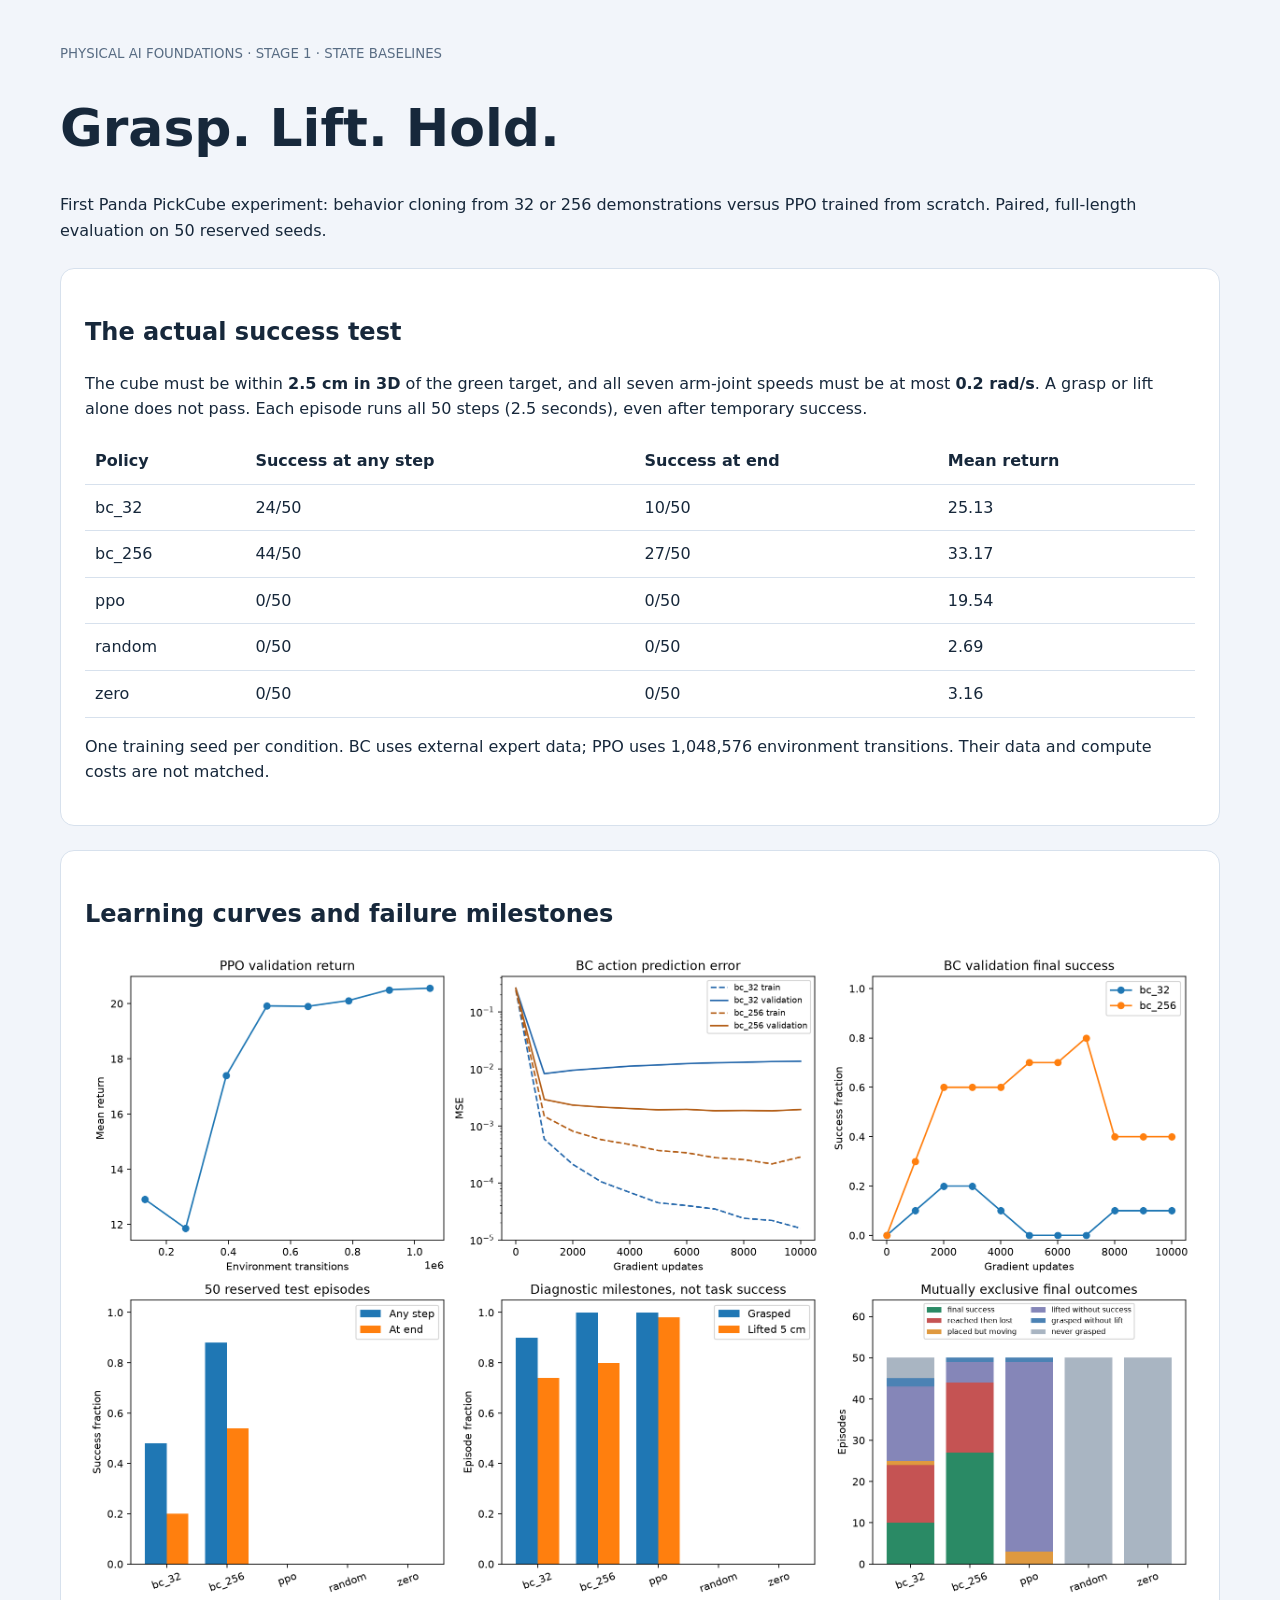
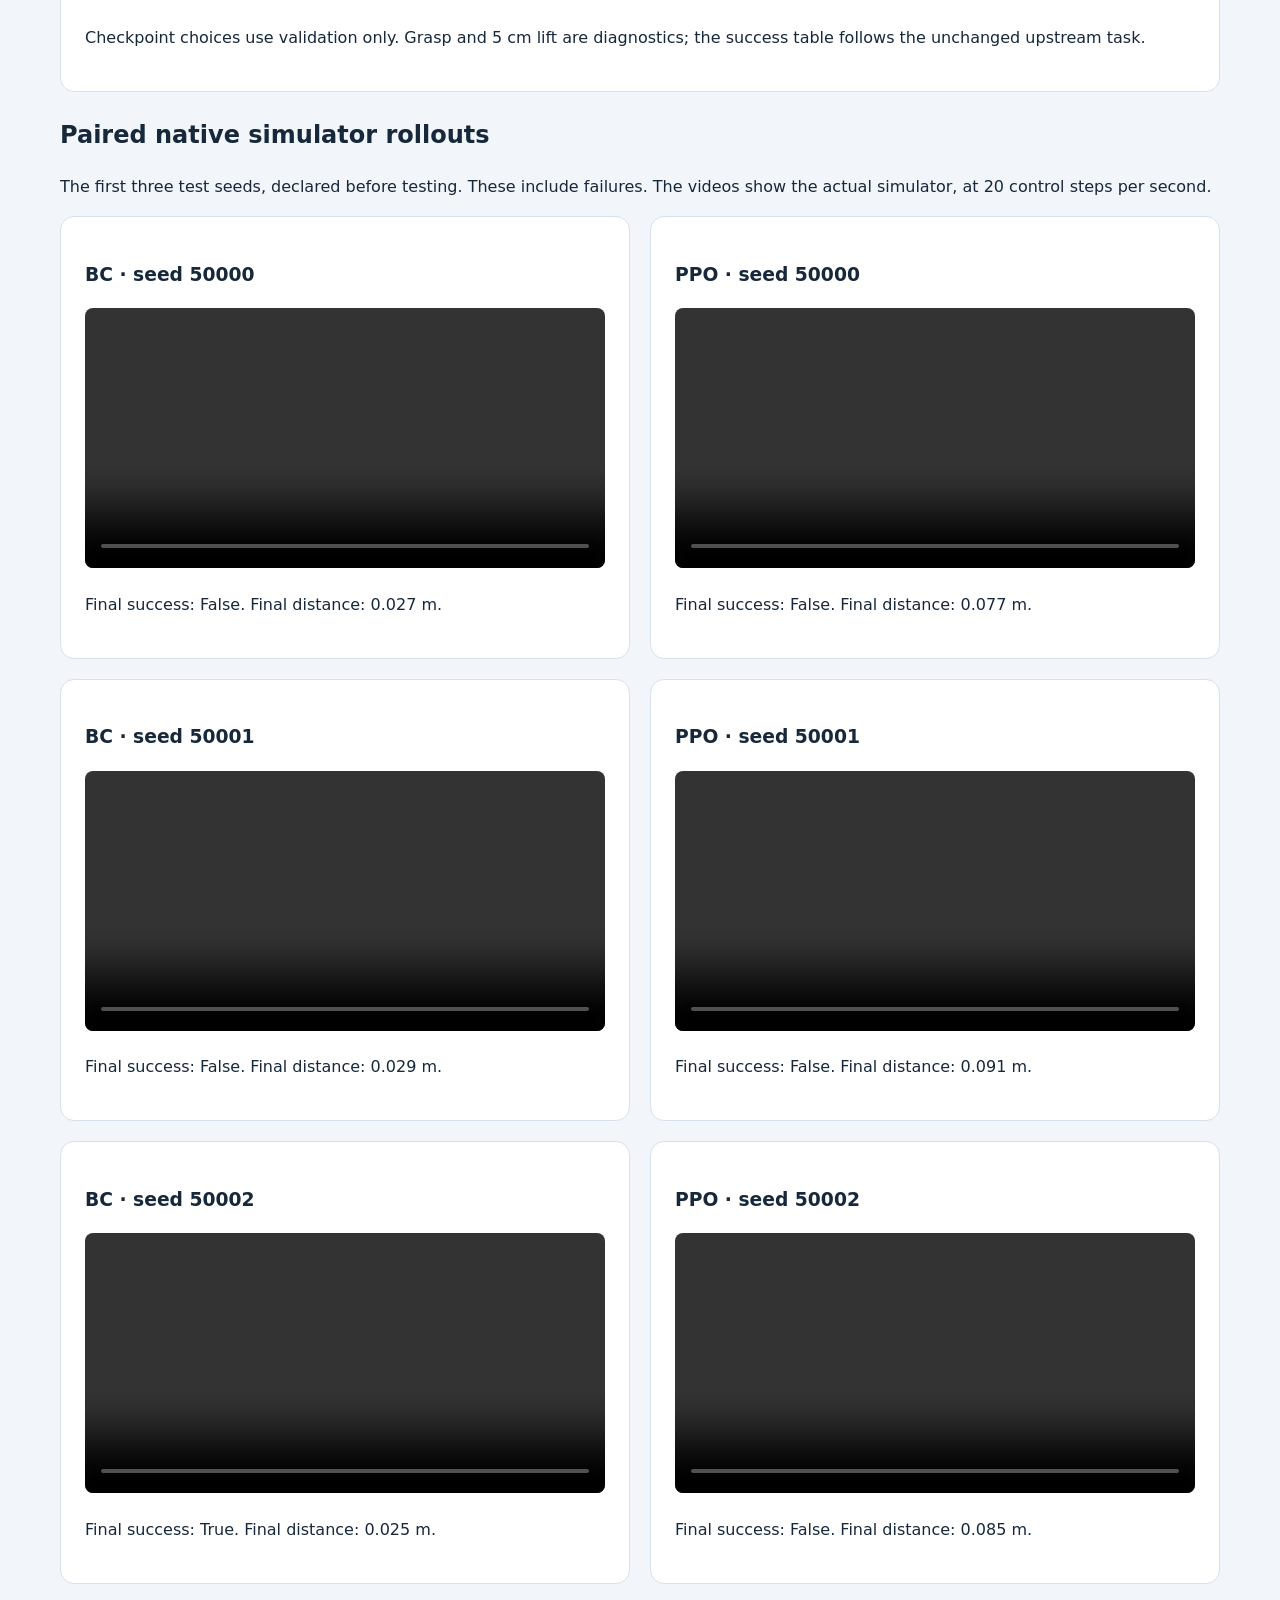
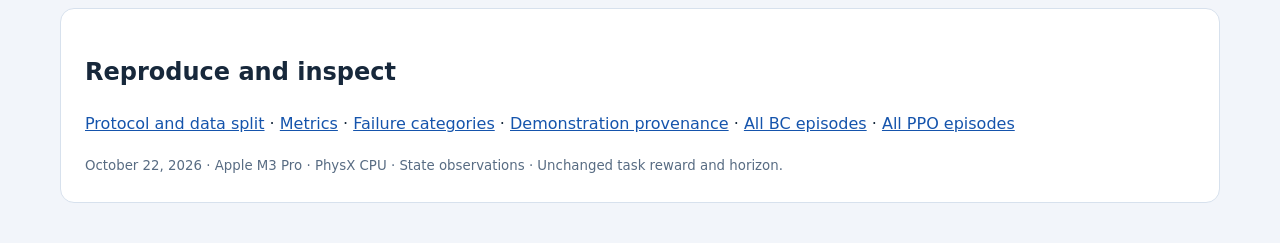
<file: learning/maniskill/evidence/stage1_pickcube/index.html>
<!doctype html>
<html lang="en">
  <meta charset="utf-8" /><meta
    name="viewport"
    content="width=device-width,initial-scale=1"
  /><title>PickCube · Grasp, lift, hold</title
  ><style>
    body {
      font: 16px/1.6 system-ui;
      color: #17283b;
      background: #f2f5fa;
      margin: 0;
    }
    main {
      max-width: 1160px;
      margin: 40px auto;
      padding: 0 24px;
    }
    h1 {
      font-size: clamp(32px, 5vw, 52px);
      line-height: 1.1;
    }
    section,
    article {
      background: white;
      border: 1px solid #d7e1ed;
      border-radius: 14px;
      padding: 24px;
      margin: 24px 0;
    }
    img,
    video {
      width: 100%;
      border-radius: 8px;
    }
    .videos {
      display: grid;
      grid-template-columns: 1fr 1fr;
      gap: 20px;
    }
    .videos article {
      margin: 0;
    }
    table {
      width: 100%;
      border-collapse: collapse;
    }
    td,
    th {
      text-align: left;
      border-bottom: 1px solid #d7e1ed;
      padding: 10px;
    }
    small {
      color: #586c83;
    }
    a {
      color: #1554ac;
    }
    @media (max-width: 680px) {
      .videos {
        grid-template-columns: 1fr;
      }
      main {
        padding: 0 12px;
      }
      section,
      article {
        padding: 16px;
      }
    }
  </style>
  <main>
    <small>PHYSICAL AI FOUNDATIONS · STAGE 1 · STATE BASELINES</small>
    <h1>Grasp. Lift. Hold.</h1>
    <p>
      First Panda PickCube experiment: behavior cloning from 32 or 256
      demonstrations versus PPO trained from scratch. Paired, full-length
      evaluation on 50 reserved seeds.
    </p>
    <section>
      <h2>The actual success test</h2>
      <p>
        The cube must be within <strong>2.5 cm in 3D</strong> of the green
        target, and all seven arm-joint speeds must be at most
        <strong>0.2 rad/s</strong>. A grasp or lift alone does not pass. Each
        episode runs all 50 steps (2.5 seconds), even after temporary success.
      </p>
      <table>
        <thead>
          <tr>
            <th>Policy</th>
            <th>Success at any step</th>
            <th>Success at end</th>
            <th>Mean return</th>
          </tr>
        </thead>
        <tbody>
          <tr><td>bc_32</td><td>24/50</td><td>10/50</td><td>25.13</td></tr><tr><td>bc_256</td><td>44/50</td><td>27/50</td><td>33.17</td></tr><tr><td>ppo</td><td>0/50</td><td>0/50</td><td>19.54</td></tr><tr><td>random</td><td>0/50</td><td>0/50</td><td>2.69</td></tr><tr><td>zero</td><td>0/50</td><td>0/50</td><td>3.16</td></tr>
        </tbody>
      </table>
      <p>
        One training seed per condition. BC uses external expert data; PPO uses
        1,048,576 environment transitions. Their data and compute costs are not
        matched.
      </p>
    </section>
    <section>
      <h2>Learning curves and failure milestones</h2>
      <a href="results.png"
        ><img
          src="results.png"
          alt="PPO validation return, BC action error and validation success, test success, grasp/lift milestones, and exclusive failure categories"
      /></a>
      <p>
        Checkpoint choices use validation only. Grasp and 5 cm lift are
        diagnostics; the success table follows the unchanged upstream task.
      </p>
    </section>
    <h2>Paired native simulator rollouts</h2>
    <p>
      The first three test seeds, declared before testing. These include
      failures. The videos show the actual simulator, at 20 control steps per
      second.
    </p>
    <div class="videos"><article><h3>BC · seed 50000</h3><video controls muted preload="metadata" src="bc_seed50000.mp4"></video><p>Final success: False. Final distance: 0.027 m.</p></article><article><h3>PPO · seed 50000</h3><video controls muted preload="metadata" src="ppo_seed50000.mp4"></video><p>Final success: False. Final distance: 0.077 m.</p></article><article><h3>BC · seed 50001</h3><video controls muted preload="metadata" src="bc_seed50001.mp4"></video><p>Final success: False. Final distance: 0.029 m.</p></article><article><h3>PPO · seed 50001</h3><video controls muted preload="metadata" src="ppo_seed50001.mp4"></video><p>Final success: False. Final distance: 0.091 m.</p></article><article><h3>BC · seed 50002</h3><video controls muted preload="metadata" src="bc_seed50002.mp4"></video><p>Final success: True. Final distance: 0.025 m.</p></article><article><h3>PPO · seed 50002</h3><video controls muted preload="metadata" src="ppo_seed50002.mp4"></video><p>Final success: False. Final distance: 0.085 m.</p></article></div>
    <section>
      <h2>Reproduce and inspect</h2>
      <p>
        <a href="protocol.json">Protocol and data split</a> ·
        <a href="comparison.json">Metrics</a> ·
        <a href="failures.json">Failure categories</a> ·
        <a href="data_provenance.json">Demonstration provenance</a> ·
        <a href="test_bc_256.json">All BC episodes</a> ·
        <a href="test_ppo.json">All PPO episodes</a>
      </p>
      <small
        >October 22, 2026 · Apple M3 Pro · PhysX CPU · State observations ·
        Unchanged task reward and horizon.</small
      >
    </section>
  </main>
</html>
</file>
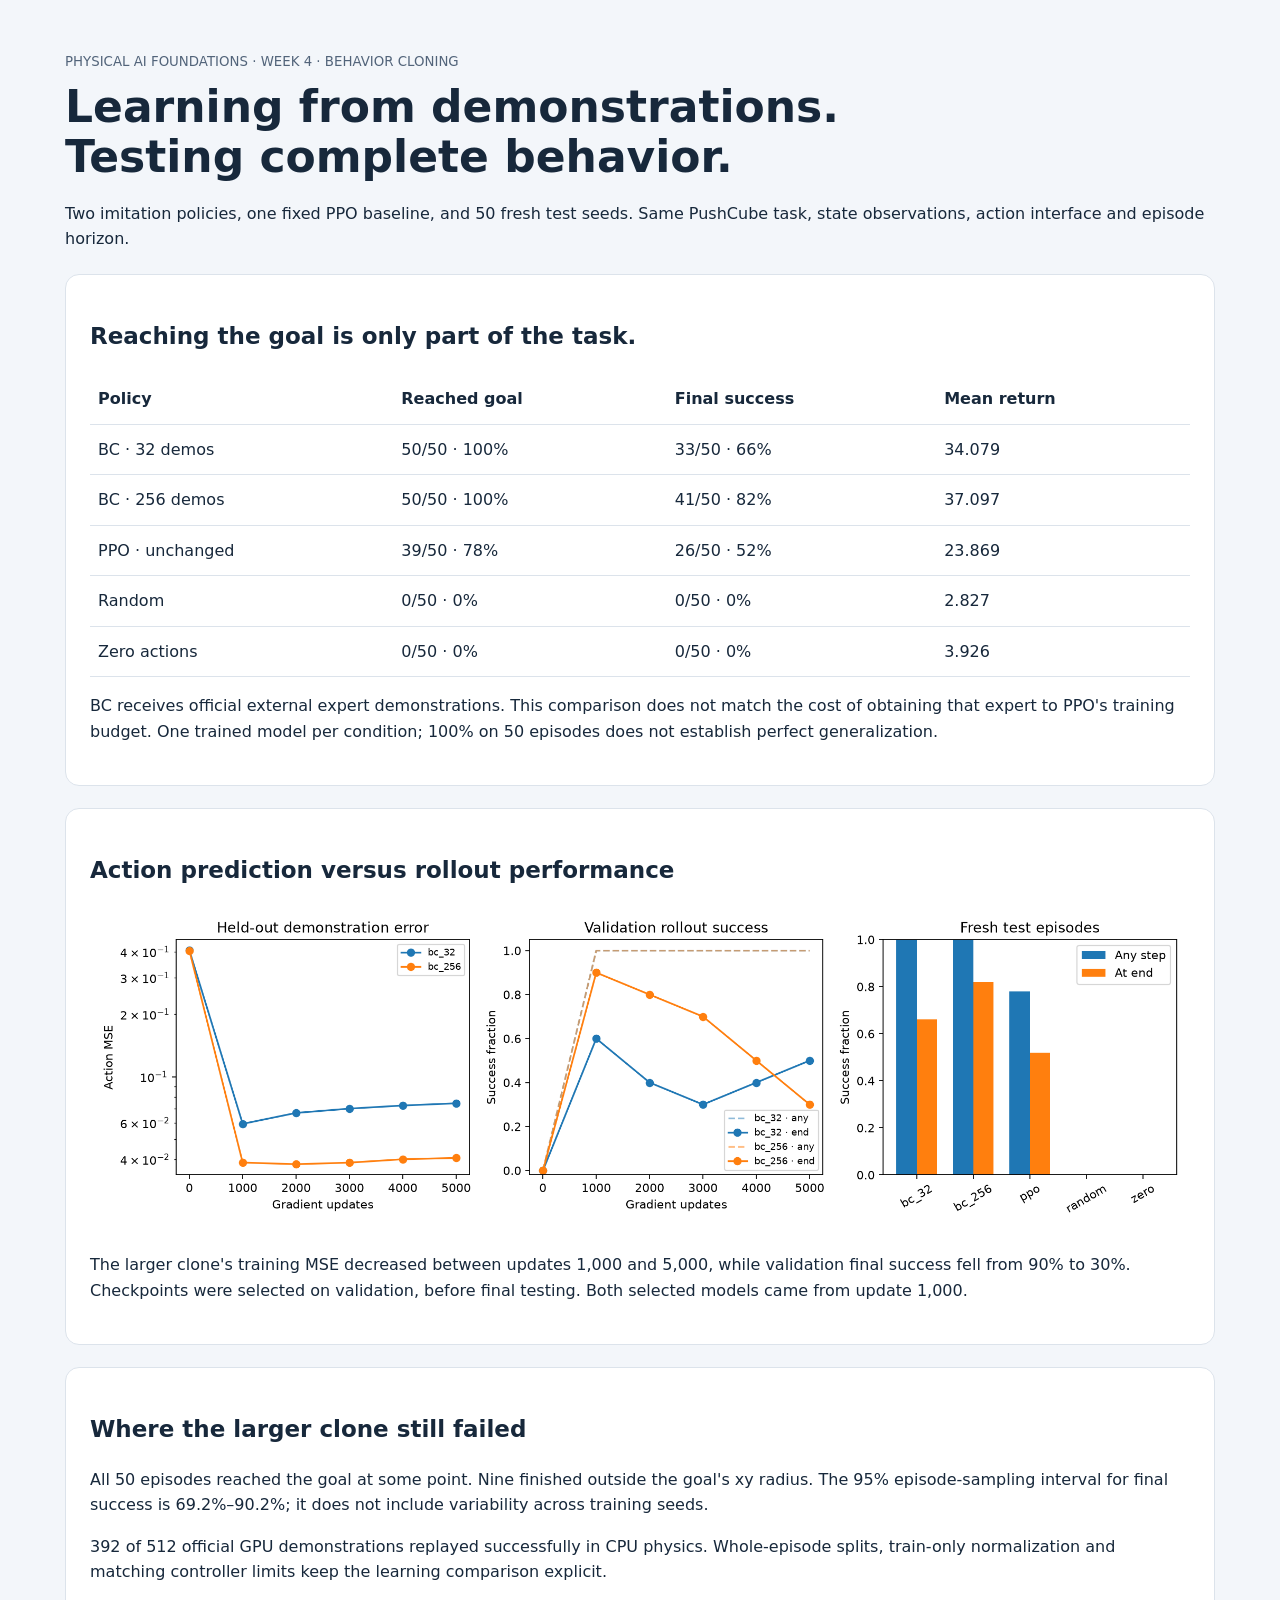
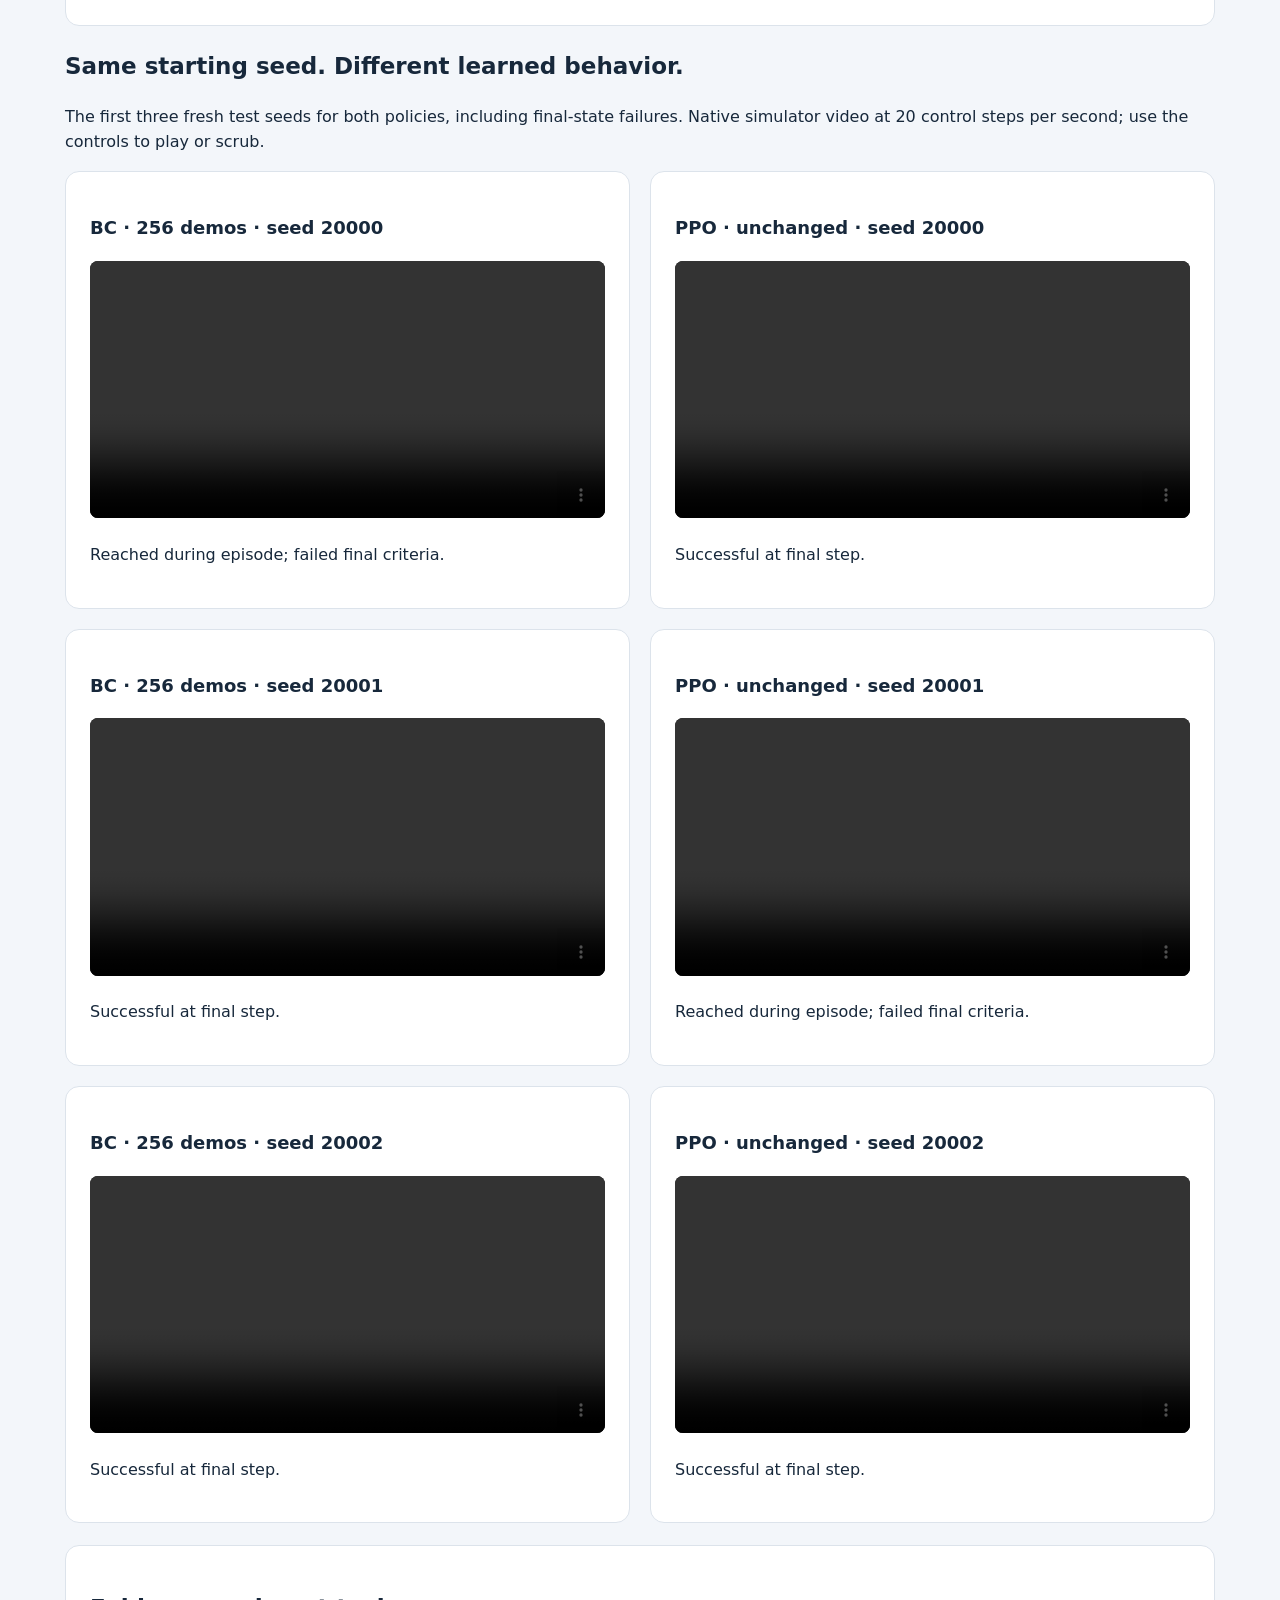
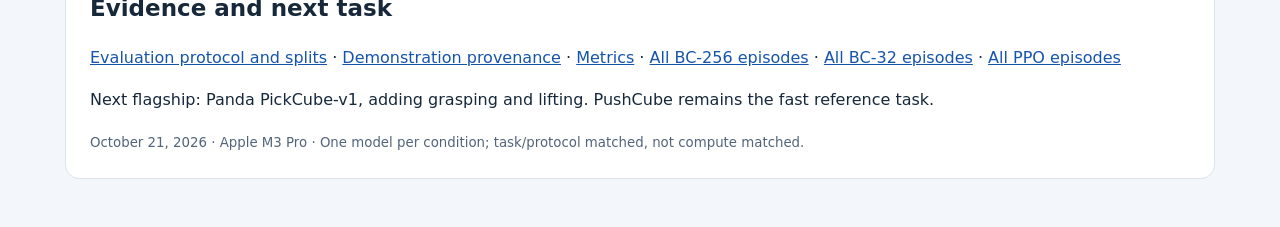
<file: learning/maniskill/evidence/week4_bc/index.html>
<!doctype html><html lang="en"><meta charset="utf-8"><meta name="viewport" content="width=device-width,initial-scale=1"><title>Week 4 · Learning from demonstrations</title>
<style>body{font:16px/1.6 system-ui,sans-serif;color:#17283b;background:#f3f6fa;margin:0}main{max-width:1150px;margin:48px auto;padding:0 24px}h1{font-size:clamp(28px,4vw,44px);line-height:1.15;margin:8px 0 18px}small{color:#52647a}section{background:white;border:1px solid #dce3eb;border-radius:14px;padding:24px;margin:22px 0}img{width:100%;height:auto}table{width:100%;border-collapse:collapse}td,th{text-align:left;padding:12px 8px;border-bottom:1px solid #dce3eb}.videos{display:grid;grid-template-columns:repeat(2,minmax(0,1fr));gap:20px}.videos section{margin:0}video{width:100%;border-radius:8px;background:#111}h2{font-size:23px}h3{font-size:18px}a{color:#1554ac}@media(max-width:650px){.videos{grid-template-columns:1fr}main{padding:0 12px}section{padding:16px}table{font-size:12px}}</style>
<main><small>PHYSICAL AI FOUNDATIONS · WEEK 4 · BEHAVIOR CLONING</small><h1>Learning from demonstrations.<br>Testing complete behavior.</h1>
<p>Two imitation policies, one fixed PPO baseline, and 50 fresh test seeds. Same PushCube task, state observations, action interface and episode horizon.</p>
<section><h2>Reaching the goal is only part of the task.</h2><table><thead><tr><th>Policy</th><th>Reached goal</th><th>Final success</th><th>Mean return</th></tr></thead><tbody><tr><td>BC · 32 demos</td><td>50/50 · 100%</td><td>33/50 · 66%</td><td>34.079</td></tr><tr><td>BC · 256 demos</td><td>50/50 · 100%</td><td>41/50 · 82%</td><td>37.097</td></tr><tr><td>PPO · unchanged</td><td>39/50 · 78%</td><td>26/50 · 52%</td><td>23.869</td></tr><tr><td>Random</td><td>0/50 · 0%</td><td>0/50 · 0%</td><td>2.827</td></tr><tr><td>Zero actions</td><td>0/50 · 0%</td><td>0/50 · 0%</td><td>3.926</td></tr></tbody></table><p>BC receives official external expert demonstrations. This comparison does not match the cost of obtaining that expert to PPO's training budget. One trained model per condition; 100% on 50 episodes does not establish perfect generalization.</p></section>
<section><h2>Action prediction versus rollout performance</h2><img src="results.png" alt="BC action-error curves, validation success at any step and at the end, and a five-policy comparison on 50 fresh test episodes."><p>The larger clone's training MSE decreased between updates 1,000 and 5,000, while validation final success fell from 90% to 30%. Checkpoints were selected on validation, before final testing. Both selected models came from update 1,000.</p></section>
<section><h2>Where the larger clone still failed</h2><p>All 50 episodes reached the goal at some point. Nine finished outside the goal's xy radius. The 95% episode-sampling interval for final success is 69.2%–90.2%; it does not include variability across training seeds.</p><p>392 of 512 official GPU demonstrations replayed successfully in CPU physics. Whole-episode splits, train-only normalization and matching controller limits keep the learning comparison explicit.</p></section>
<h2>Same starting seed. Different learned behavior.</h2><p>The first three fresh test seeds for both policies, including final-state failures. Native simulator video at 20 control steps per second; use the controls to play or scrub.</p><div class="videos"><section><h3>BC · 256 demos · seed 20000</h3><video controls muted preload="metadata" src="bc_seed20000.mp4"></video><p>Reached during episode; failed final criteria.</p></section><section><h3>PPO · unchanged · seed 20000</h3><video controls muted preload="metadata" src="ppo_seed20000.mp4"></video><p>Successful at final step.</p></section><section><h3>BC · 256 demos · seed 20001</h3><video controls muted preload="metadata" src="bc_seed20001.mp4"></video><p>Successful at final step.</p></section><section><h3>PPO · unchanged · seed 20001</h3><video controls muted preload="metadata" src="ppo_seed20001.mp4"></video><p>Reached during episode; failed final criteria.</p></section><section><h3>BC · 256 demos · seed 20002</h3><video controls muted preload="metadata" src="bc_seed20002.mp4"></video><p>Successful at final step.</p></section><section><h3>PPO · unchanged · seed 20002</h3><video controls muted preload="metadata" src="ppo_seed20002.mp4"></video><p>Successful at final step.</p></section></div>
<section><h2>Evidence and next task</h2><p><a href="protocol.json">Evaluation protocol and splits</a> · <a href="data_provenance.json">Demonstration provenance</a> · <a href="comparison.json">Metrics</a> · <a href="test_bc_256.json">All BC-256 episodes</a> · <a href="test_bc_32.json">All BC-32 episodes</a> · <a href="test_ppo.json">All PPO episodes</a></p><p>Next flagship: Panda PickCube-v1, adding grasping and lifting. PushCube remains the fast reference task.</p><small>October 21, 2026 · Apple M3 Pro · One model per condition; task/protocol matched, not compute matched.</small></section></main></html>
</file>
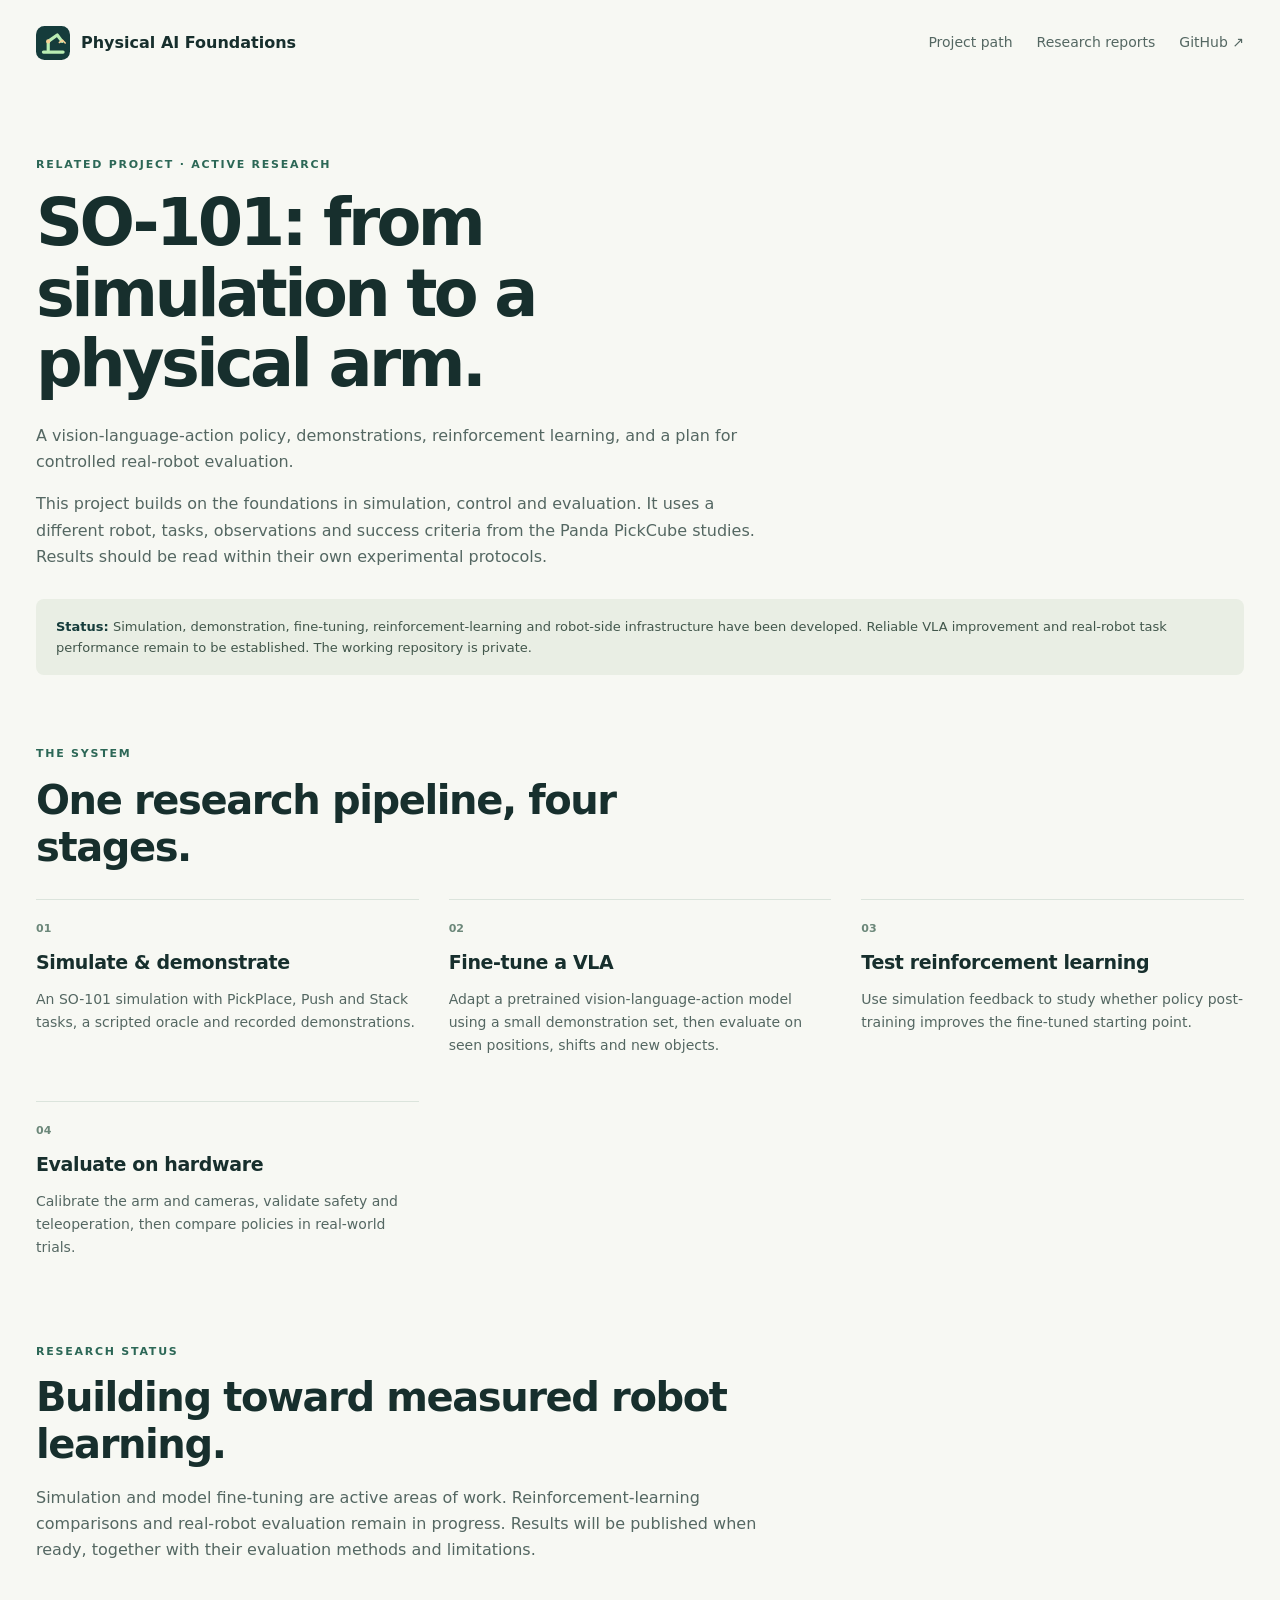
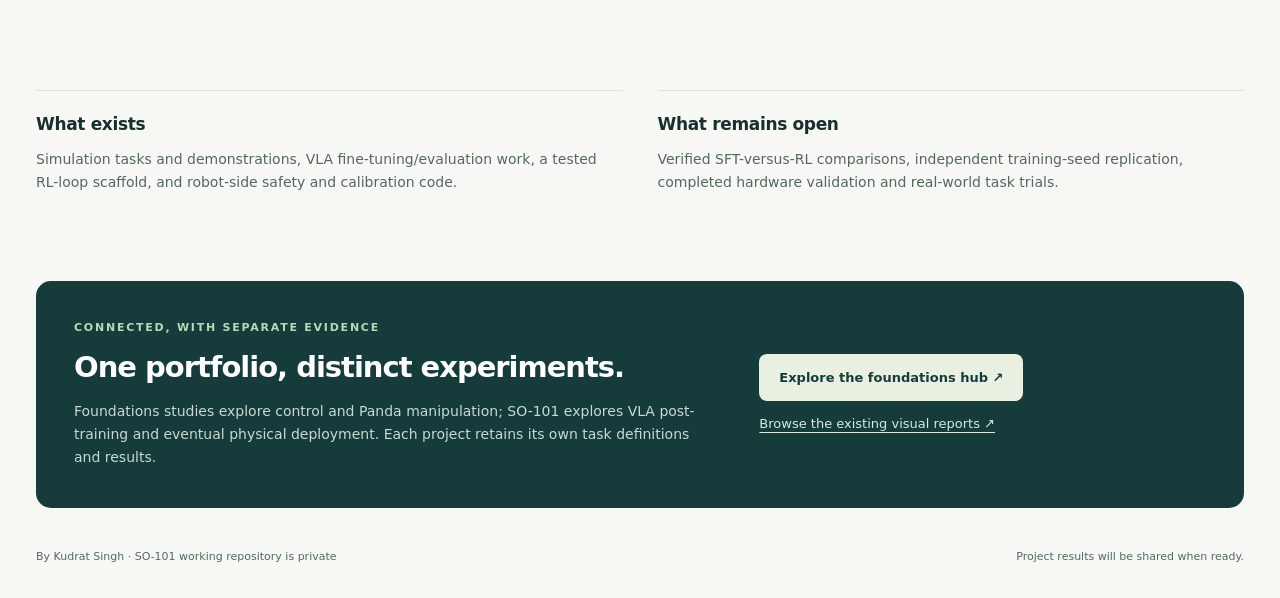
<file: docs/so101.html>
<!doctype html><html lang="en"><head><meta charset="utf-8"><meta name="viewport" content="width=device-width,initial-scale=1"><title>SO-101 VLA and reinforcement learning — Physical AI Foundations</title><meta name="description" content="An active SO-101 vision-language-action and reinforcement-learning research project, from simulation and demonstrations toward real-robot evaluation."><link rel="icon" href="assets/favicon.svg"><link rel="stylesheet" href="assets/site.css"></head><body><header><a class="brand" href="./"><img src="assets/favicon.svg" width="34" height="34" alt="">Physical AI Foundations</a><nav aria-label="Main navigation"><a href="./#project">Project path</a><a href="./#reports">Research reports</a><a href="https://github.com/kudratsingh/physical-ai-foundations">GitHub ↗</a></nav></header><main><section class="section"><div class="section-heading"><p class="eyebrow">Related project · active research</p><h1>SO-101: from simulation to a physical arm.</h1><p class="intro">A vision-language-action policy, demonstrations, reinforcement learning, and a plan for controlled real-robot evaluation.</p><p>This project builds on the foundations in simulation, control and evaluation. It uses a different robot, tasks, observations and success criteria from the Panda PickCube studies. Results should be read within their own experimental protocols.</p></div><aside class="integration"><strong>Status:</strong> Simulation, demonstration, fine-tuning, reinforcement-learning and robot-side infrastructure have been developed. Reliable VLA improvement and real-robot task performance remain to be established. The working repository is private.</aside></section><section class="section"><div class="section-heading"><p class="eyebrow">The system</p><h2>One research pipeline, four stages.</h2></div><div class="project-grid"><article><span class="step">01</span><h3>Simulate & demonstrate</h3><p>An SO-101 simulation with PickPlace, Push and Stack tasks, a scripted oracle and recorded demonstrations.</p></article><article><span class="step">02</span><h3>Fine-tune a VLA</h3><p>Adapt a pretrained vision-language-action model using a small demonstration set, then evaluate on seen positions, shifts and new objects.</p></article><article><span class="step">03</span><h3>Test reinforcement learning</h3><p>Use simulation feedback to study whether policy post-training improves the fine-tuned starting point.</p></article><article><span class="step">04</span><h3>Evaluate on hardware</h3><p>Calibrate the arm and cameras, validate safety and teleoperation, then compare policies in real-world trials.</p></article></div></section><section class="section"><div class="section-heading"><p class="eyebrow">Research status</p><h2>Building toward measured robot learning.</h2><p>Simulation and model fine-tuning are active areas of work. Reinforcement-learning comparisons and real-robot evaluation remain in progress. Results will be published when ready, together with their evaluation methods and limitations.</p></div></section><section class="section"><div class="limits"><div><h3>What exists</h3><p>Simulation tasks and demonstrations, VLA fine-tuning/evaluation work, a tested RL-loop scaffold, and robot-side safety and calibration code.</p></div><div><h3>What remains open</h3><p>Verified SFT-versus-RL comparisons, independent training-seed replication, completed hardware validation and real-world task trials.</p></div></div></section><section class="source-panel"><div><p class="eyebrow">Connected, with separate evidence</p><h2>One portfolio, distinct experiments.</h2><p>Foundations studies explore control and Panda manipulation; SO-101 explores VLA post-training and eventual physical deployment. Each project retains its own task definitions and results.</p></div><div class="source-links"><a class="button light" href="./">Explore the foundations hub ↗</a><a href="./#reports">Browse the existing visual reports ↗</a></div></section></main><footer><p>By Kudrat Singh · SO-101 working repository is private</p><p>Project results will be shared when ready.</p></footer></body></html>
</file>
<file: docs/assets/site.css>
:root{--ink:#172f2d;--muted:#546762;--green:#153c3b;--accent:#2c6756;--line:#dbe4dc;--paper:#f7f8f3;--gold:#f3d097}*{box-sizing:border-box}html{scroll-behavior:smooth;scroll-padding-top:85px}body{margin:0;background:var(--paper);color:var(--ink);font:16px/1.65 system-ui,-apple-system,BlinkMacSystemFont,"Segoe UI",sans-serif}a{color:var(--accent);text-underline-offset:4px}a:hover{text-decoration-thickness:2px}a:focus-visible,button:focus-visible,input:focus-visible{outline:3px solid #c17d2b;outline-offset:4px}header{max-width:1280px;margin:auto;display:flex;align-items:center;justify-content:space-between;padding:26px 36px;gap:20px}.brand{display:flex;gap:11px;align-items:center;text-decoration:none;color:var(--ink);font-size:16px;font-weight:700}nav{display:flex;gap:24px;font-size:14px}nav a{text-decoration:none;color:var(--muted)}main{max-width:1280px;margin:auto;padding:0 36px}h1,h2,h3,p{margin-top:0}h1{font-size:clamp(42px,5.1vw,66px);letter-spacing:-.055em;line-height:1.08;margin:12px 0 24px;font-weight:650}h2{font-size:clamp(28px,3.3vw,40px);letter-spacing:-.035em;line-height:1.18;margin:8px 0 16px}h3{font-size:21px;line-height:1.35;letter-spacing:-.02em;margin-bottom:12px}.eyebrow{text-transform:uppercase;font-size:11px;font-weight:750;letter-spacing:.16em;color:var(--accent);margin:0 0 13px}.hero{display:grid;grid-template-columns:1.07fr 1fr;gap:52px;align-items:center;padding:50px 0 45px}.hero p:not(.eyebrow){color:var(--muted);max-width:560px}.hero .intro{font-size:20px;line-height:1.5;color:var(--ink)}.hero-video{margin:0;border-radius:20px;overflow:hidden;background:#e6ece6;box-shadow:0 12px 40px #153c3b12}.hero-video video{display:block;width:100%;aspect-ratio:1;object-fit:contain;background:#090d0d}.hero-video figcaption{padding:16px 22px;font-size:12px;line-height:1.6;color:var(--muted)}.dot{display:inline-block;width:7px;height:7px;background:var(--accent);border-radius:50%;margin-right:6px}.actions{display:flex;gap:22px;align-items:center;flex-wrap:wrap;margin-top:26px}.button{display:inline-block;padding:13px 20px;border-radius:8px;background:var(--green);color:white;text-decoration:none;font-size:14px;font-weight:650}.text-link{font-size:14px;font-weight:650}.facts{display:grid;grid-template-columns:.7fr 1fr 1.25fr;border-block:1px solid var(--line);padding:24px 0;margin-bottom:28px;gap:24px}.facts div{display:flex;flex-direction:column;gap:4px}.facts strong{font-size:25px;line-height:1.35;letter-spacing:-.025em}.facts span{font-size:13px;color:var(--muted)}.integration{font-size:13px;padding:17px 20px;background:#e9eee4;border-radius:8px;color:#41564b}.integration strong{color:var(--green)}.section{padding:70px 0 0}.section-heading{max-width:740px;margin-bottom:28px}.section-heading>p:not(.eyebrow){color:var(--muted)}.study-tabs{display:flex;gap:6px;flex-wrap:wrap;margin-bottom:14px}.study-tabs button{font:600 13px/1.5 system-ui,sans-serif;cursor:pointer;padding:10px 17px;border-radius:7px;border:1px solid var(--line);color:var(--muted);background:transparent}.study-tabs button[aria-pressed=true]{background:var(--green);border-color:var(--green);color:white}.finding-card{padding:30px;border:1px solid var(--line);background:white;border-radius:14px}.finding-top{display:flex;justify-content:space-between;gap:24px;align-items:flex-start}.finding-top h3{max-width:720px;font-size:25px;margin-top:14px}.finding-top>a{white-space:nowrap;padding-top:5px}.pill{display:inline-block;font-size:11px;font-weight:700;letter-spacing:.02em;background:#fff1d8;color:#79521f;border-radius:5px;padding:4px 8px}.selection{display:flex;align-items:center;gap:8px;font-size:13px;margin:18px 0;color:var(--muted)}input[type=checkbox]{accent-color:var(--green);width:17px;height:17px}.table-scroll{overflow:auto}table{width:100%;border-collapse:collapse;text-align:left;white-space:nowrap;font-variant-numeric:tabular-nums}caption{text-align:left;font-size:12px;color:var(--muted);padding:0 0 13px;white-space:normal}th,td{padding:13px 17px;border-bottom:1px solid var(--line);font-size:15px}th{font-size:12px;font-weight:650;background:#f4f7f2;color:var(--muted)}td:first-child{font-weight:650}td.gain{color:#21654a}td.loss{color:#9c4a24}.conclusion{margin:22px 0 12px;padding-left:15px;border-left:3px solid #c7a464;font-weight:550;font-size:15px}.fine{font-size:12px;color:var(--muted);margin-bottom:0}.limits{display:grid;grid-template-columns:1fr 1fr;gap:35px;margin-top:28px}.limits>div{padding:22px 0;border-top:1px solid var(--line)}.limits h3{font-size:17px}.limits p{font-size:14px;color:var(--muted);margin-bottom:0}.search-label{font-size:12px;font-weight:650;display:block;margin-bottom:7px}.search{width:100%;max-width:480px;border:1px solid #bbcbbc;border-radius:8px;padding:12px 14px;font:inherit;font-size:14px;background:white}.report-grid{display:grid;grid-template-columns:repeat(3,1fr);gap:16px;margin-top:18px}.report-card{display:flex;flex-direction:column;text-decoration:none;color:var(--ink);background:white;border:1px solid var(--line);border-radius:10px;padding:23px;min-height:195px;transition:border-color .15s,box-shadow .15s}.report-card:hover{border-color:#6b9b87;box-shadow:0 6px 20px #153c3b0a}.report-card small{font-size:10px;letter-spacing:.09em;text-transform:uppercase;color:var(--accent);font-weight:700;margin-bottom:13px}.report-card h3{font-size:18px}.report-card p{font-size:13px;color:var(--muted);margin-bottom:0}.report-card .arrow{margin-top:auto;padding-top:13px;color:var(--accent);font-size:13px}.project-map{display:block;width:100%;height:auto;border:1px solid var(--line);border-radius:14px;margin-bottom:25px}.project-grid{display:grid;grid-template-columns:repeat(3,1fr);gap:30px}.project-grid article{border-top:1px solid var(--line);padding-top:20px}.project-grid h3{font-size:19px}.project-grid p{font-size:14px;color:var(--muted)}.project-grid a{font-size:13px}.step{display:block;font-size:11px;font-weight:750;color:#6b8779;margin-bottom:12px}.source-panel{display:grid;grid-template-columns:1.4fr 1fr;gap:60px;padding:38px;margin:65px 0 40px;border-radius:15px;background:var(--green);color:white}.source-panel .eyebrow{color:#b8d9b7}.source-panel h2{font-size:29px}.source-panel p:last-child{font-size:14px;color:#c7d9d2;margin:0}.source-links{display:flex;flex-direction:column;align-items:flex-start;justify-content:center;gap:12px}.source-links>a{font-size:13px;color:#d9e9e0}.source-links .light{color:var(--green);background:#e9f0e1}.notice{padding:15px;background:#fff1d8;margin-top:20px}footer{max-width:1280px;margin:auto;padding:0 36px 32px;display:flex;justify-content:space-between;gap:30px;color:var(--muted);font-size:11px}footer p{margin:0;max-width:580px}.skip{position:absolute;top:-60px;left:20px;background:white;padding:12px;z-index:9}.skip:focus{top:10px}[hidden]{display:none!important}@media(max-width:900px){header{padding:22px 24px}main{padding:0 24px}.hero{gap:28px}.hero-video{align-self:start;margin-top:35px}.finding-top{flex-direction:column;gap:0}.report-grid{grid-template-columns:repeat(2,1fr)}.source-panel{gap:25px}.facts{grid-template-columns:.65fr 1fr 1.3fr}}@media(max-width:650px){header{align-items:flex-start;flex-direction:column;gap:15px}nav{gap:20px}.hero{grid-template-columns:1fr;gap:15px;padding:25px 0 30px}.hero-video{margin-top:0;max-width:450px}.hero-video video{aspect-ratio:1.2}.facts{grid-template-columns:1fr;gap:17px}.facts div{flex-direction:row;gap:13px;align-items:center}.facts strong{font-size:21px;min-width:120px}.facts span{font-size:12px}.section{padding-top:48px}.finding-card{padding:20px}.finding-top h3{font-size:22px}.limits,.project-grid,.source-panel{grid-template-columns:1fr}.report-grid{grid-template-columns:1fr}.source-panel{padding:25px;margin-top:45px}.source-panel h2{font-size:26px}footer{padding:0 24px 25px;flex-direction:column;gap:12px}.project-map{display:none}}@media(prefers-reduced-motion:reduce){html{scroll-behavior:auto}*{transition:none!important}}
</file>
